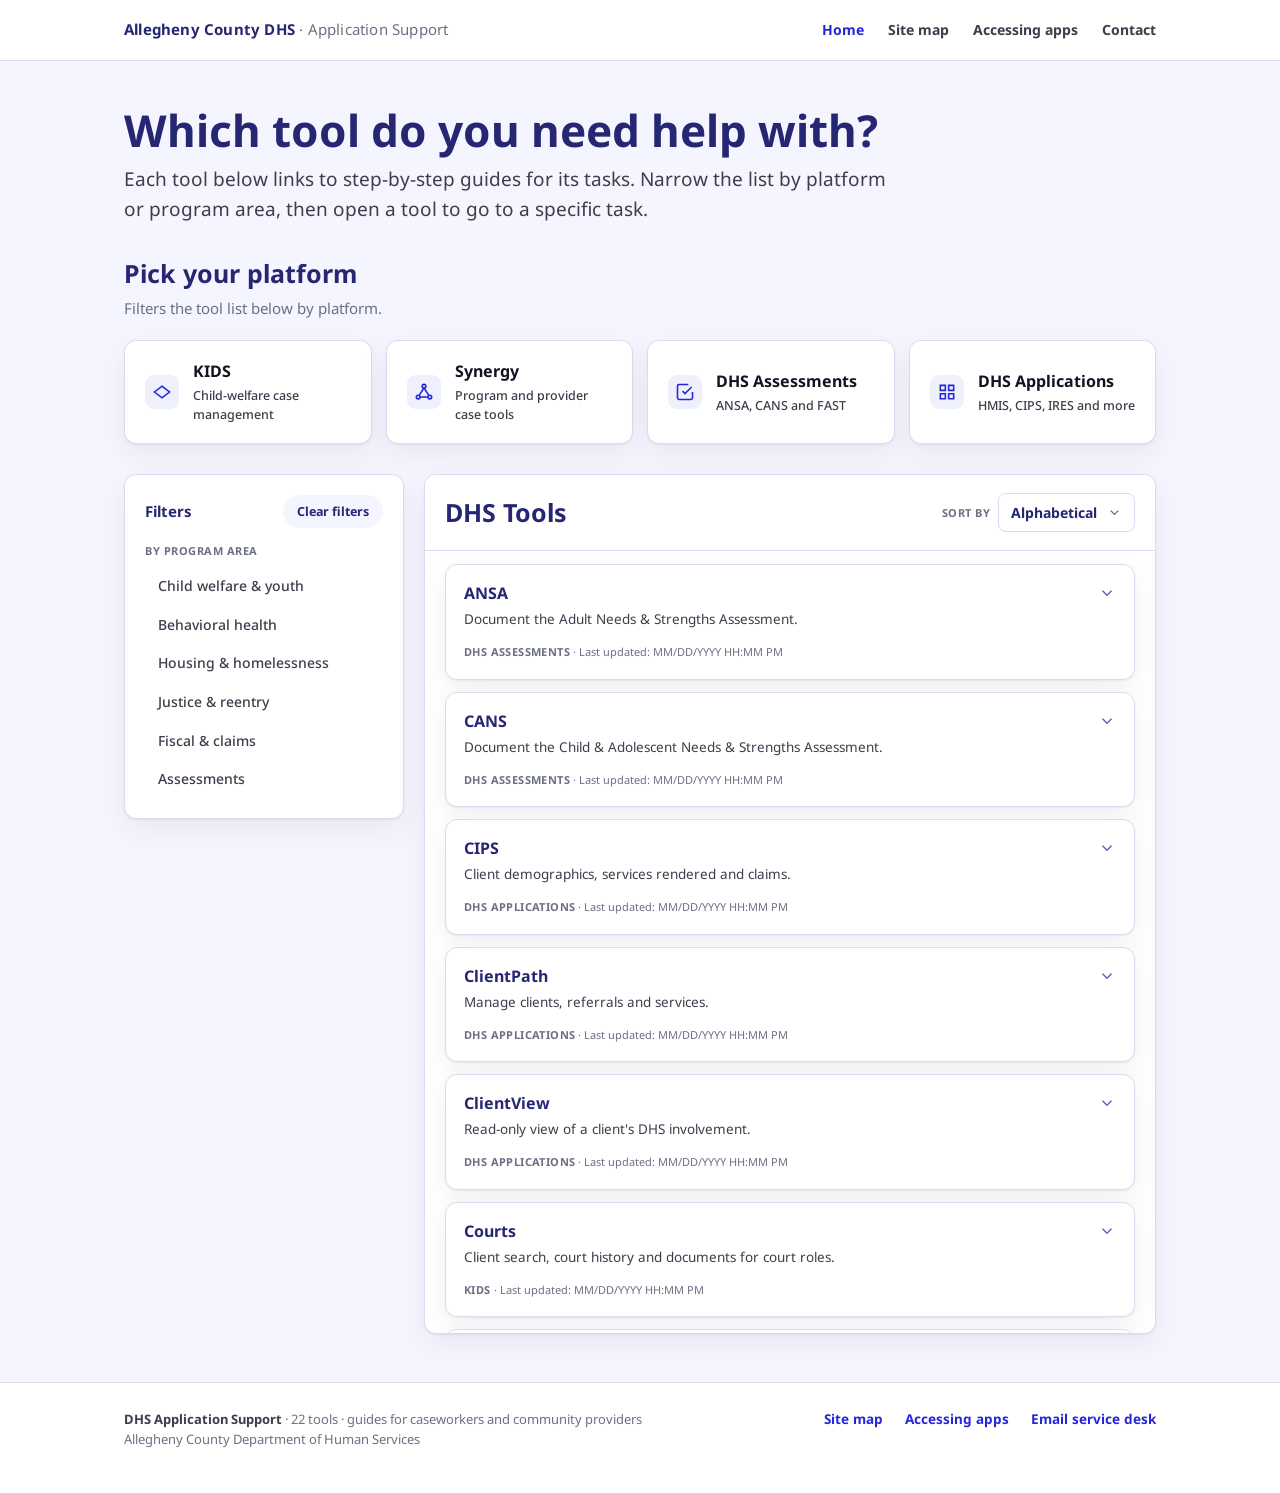
<file: index.html>
<!DOCTYPE html>
<html lang="en"><head>
<meta charset="UTF-8"><meta name="viewport" content="width=device-width, initial-scale=1.0">
<title>DHS Application Support</title>
<link rel="stylesheet" href="acdhs.css">
<style>
  html{scroll-behavior:smooth;}
  /* The headline needs ~753px to stay on one line; the cap leaves room for wider font fallbacks.
     .lede is overridden here rather than in acdhs.css, which other pages share. */
  .hero{padding:46px 0 6px;} .hero h1{max-width:820px;} .hero .lede{max-width:780px;}
  .block{margin:0 0 30px;}
  .progs{display:grid;grid-template-columns:repeat(4,1fr);gap:14px;}
  .prog{display:flex;align-items:center;gap:14px;background:var(--white);border:1.5px solid var(--ash);border-radius:var(--radius);box-shadow:var(--shadow);padding:18px 20px;font:inherit;font-size:16px;font-weight:700;color:var(--black);cursor:pointer;text-align:left;}
  .prog .ptext{display:flex;flex-direction:column;gap:2px;min-width:0;}
  .prog .psub{font-size:12.5px;font-weight:500;color:var(--slate);}
  .prog .picon{width:34px;height:34px;border-radius:9px;background:#EEF0FB;display:flex;align-items:center;justify-content:center;flex:none;}
  .prog .picon svg{width:20px;height:20px;color:var(--blue);}
  .prog:hover{border-color:var(--light-blue);background:var(--smoke);}
  .prog.active{border-color:var(--blue);box-shadow:0 0 0 3px rgba(38,38,217,.14);}
  .prog.active .picon{background:var(--blue);} .prog.active .picon svg{color:#fff;}
  /* The tool panel is absolutely positioned inside the grid, so the row height comes from the
     grid's min-height: 860px clears the panel header plus six ~128px tool cards, with the
     seventh peeking to show it scrolls. The rail keeps its natural height beside it. */
  .toolslayout{position:relative;display:grid;grid-template-columns:280px 1fr;gap:20px;min-height:860px;}
  .rail{background:var(--white);border:1px solid var(--ash);border-radius:var(--radius);box-shadow:var(--shadow);padding:20px;align-self:start;}
  .railhead{display:flex;align-items:center;justify-content:space-between;gap:10px;margin:0 0 14px;}
  .railtitle{font-size:15px;font-weight:700;color:var(--dark-blue);margin:0;}
  .filtergroup{margin:0 0 16px;padding:0 0 16px;border-bottom:1px solid var(--ash);}
  .filtergroup.last{margin-bottom:0;padding-bottom:0;border-bottom:none;}
  .fglabel{display:block;font-size:11px;font-weight:700;text-transform:uppercase;letter-spacing:.5px;color:var(--stone);margin:0 0 8px;}
  .filterlist{display:flex;flex-direction:column;gap:1px;}
  .filteritem{display:block;width:100%;background:none;border:none;border-left:3px solid transparent;font:inherit;font-size:14px;font-weight:500;color:var(--slate);text-align:left;padding:8px 10px;border-radius:6px;cursor:pointer;}
  .filteritem:hover{background:var(--smoke);color:var(--dark-blue);}
  .filteritem.active{background:var(--smoke);border-left-color:var(--blue);color:var(--dark-blue);font-weight:700;}
  /* A compact version of .emptybtn — same pill, palette and hover, one size down. */
  .clearx{font:inherit;font-size:12.5px;font-weight:700;color:var(--dark-blue);background:var(--smoke);border:1.5px solid transparent;border-radius:999px;padding:6px 13px;cursor:pointer;white-space:nowrap;}
  .clearx:hover{background:var(--ash);border-color:var(--light-blue);}
  .filternote{display:flex;flex-wrap:wrap;align-items:center;gap:8px;font-size:13.5px;color:var(--stone);margin:0;padding:0 20px;min-height:1px;}
  .filternote:not(:empty){padding:12px 20px 0;}
  /* Baseline alignment sits the small caps label on the same line as the value; the X stays centered. */
  .chip{display:inline-flex;align-items:baseline;gap:6px;background:var(--smoke);border:1px solid var(--ash);border-radius:999px;padding:4px 6px 4px 11px;font-size:13px;font-weight:700;color:var(--dark-blue);}
  .chiplab{font-size:10px;font-weight:700;letter-spacing:.4px;text-transform:uppercase;color:var(--stone);}
  /* The X always occupies its slot, so revealing it on hover never reflows the chips. */
  .chipx{display:flex;align-items:center;justify-content:center;align-self:center;width:17px;height:17px;flex:none;font:inherit;font-size:14px;line-height:1;color:var(--slate);background:none;border:none;border-radius:50%;padding:0;cursor:pointer;opacity:0;transition:opacity .15s,background .15s;}
  .chip:hover .chipx,.chip:focus-within .chipx{opacity:1;}
  .chipx:hover{background:var(--ash);color:var(--dark-blue);}
  .chipx:focus-visible{opacity:1;outline:2px solid var(--blue);outline-offset:1px;}
  @media (hover:none){.chipx{opacity:1;}}
  /* No overflow:hidden — it would clip the sort menu. The head and list round their own outer
     corners instead, and the list still clips its scrolling content. */
  .toolpanel{position:absolute;inset:0;grid-column:2;grid-row:1;display:flex;flex-direction:column;background:var(--white);border:1px solid var(--ash);border-radius:var(--radius);box-shadow:var(--shadow);}
  .toolpanelhead{flex:none;display:flex;align-items:center;justify-content:space-between;flex-wrap:wrap;gap:14px;padding:18px 20px;background:var(--white);border-bottom:1px solid var(--ash);border-radius:var(--radius) var(--radius) 0 0;}
  .toolpanelhead h2{margin:0;}
  .ctlrow{display:flex;align-items:center;gap:18px;flex-wrap:wrap;}
  .ctl{display:flex;align-items:center;gap:8px;}
  .ctllab{font-size:11px;font-weight:700;text-transform:uppercase;letter-spacing:.5px;color:var(--stone);white-space:nowrap;}
  /* A listbox rather than a native select: the option surface of a native select can't be given
     the site's radius, palette or spacing. */
  .selectwrap{position:relative;}
  .ctlsel{display:flex;align-items:center;gap:10px;font:inherit;font-size:14px;font-weight:700;color:var(--dark-blue);background:var(--white);border:1.5px solid var(--ash);border-radius:8px;padding:8px 12px;cursor:pointer;}
  .ctlsel:hover{border-color:var(--light-blue);}
  .ctlsel svg{width:15px;height:15px;stroke:var(--stone);flex:none;transition:transform .18s;}
  .ctlsel[aria-expanded="true"]{border-color:var(--blue);}
  .ctlsel[aria-expanded="true"] svg{transform:rotate(180deg);}
  .selectmenu{position:absolute;top:calc(100% + 6px);right:0;min-width:100%;z-index:30;margin:0;padding:6px;list-style:none;background:var(--white);border:1px solid var(--ash);border-radius:var(--radius);box-shadow:var(--shadow);}
  .selectmenu[hidden]{display:none;}
  .selectopt{display:flex;align-items:center;justify-content:space-between;gap:16px;white-space:nowrap;font-size:14px;font-weight:500;color:var(--slate);padding:10px 12px;border-radius:8px;cursor:pointer;}
  .selectopt:hover{background:var(--smoke);color:var(--dark-blue);}
  .selectopt:focus-visible{outline:2px solid var(--blue);outline-offset:-2px;}
  .selectopt[aria-selected="true"]{font-weight:700;color:var(--dark-blue);}
  /* Always in the layout so selecting an option never shifts the row. */
  .optcheck{width:15px;height:15px;flex:none;stroke:var(--blue);opacity:0;}
  .selectopt[aria-selected="true"] .optcheck{opacity:1;}
  /* No padding-top: a sticky child stops below the scroll container's top padding, which would
     leave an uncovered strip for cards to peek through. */
  .toollist{overflow-y:auto;flex:1;min-height:0;padding:0 20px 20px;border-radius:0 0 var(--radius) var(--radius);}
  /* A scrolling spacer, not padding: it sits above whichever item is first *visible*, so the gap
     survives filtering, and it scrolls away instead of offsetting where labels stick. */
  .toollist::before{content:"";display:block;height:12px;}
  /* Negative side margins bleed the label's background across the full scrollport, so card
     shadows in the gutters are covered too — cards vanish behind it instead of past it. */
  .grouplabel{position:sticky;top:0;background:var(--white);z-index:2;font-size:11px;font-weight:700;letter-spacing:.6px;text-transform:uppercase;color:var(--stone);margin:0 -20px;padding:14px 20px 10px;}
  details.tool{background:var(--white);border:1px solid var(--ash);border-radius:var(--radius);box-shadow:var(--shadow);overflow:hidden;margin:0 0 12px;}
  details.tool[open]{border-color:var(--light-blue);}
  .thead{display:flex;align-items:flex-start;gap:12px;padding:16px 18px;cursor:pointer;list-style:none;}
  .thead::-webkit-details-marker{display:none;}
  .thead:hover{background:var(--smoke);}
  /* The summary fills the card and the card clips overflow, so the global focus ring — drawn 2px
     outside the summary — is invisible. Draw this one inside the card instead. */
  .thead:focus-visible{outline:3px solid var(--light-blue);outline-offset:-3px;border-radius:var(--radius);}
  .tmain{flex:1;min-width:0;}
  .tname{display:block;font-weight:700;font-size:16px;color:var(--dark-blue);}
  .tdesc{display:block;font-size:13.5px;color:var(--slate);margin:3px 0 8px;}
  .tfam{font-size:11px;font-weight:700;letter-spacing:.4px;text-transform:uppercase;color:var(--stone);}
  .tupdated{font-size:11px;font-weight:400;letter-spacing:0;text-transform:none;color:var(--stone);}
  .tright{display:flex;align-items:center;gap:10px;flex:none;}
  .chev{width:18px;height:18px;stroke:var(--light-blue);transition:transform .2s;margin-top:3px;}
  details.tool[open] .chev{transform:rotate(180deg);}
  .topen{padding:2px 18px 18px;border-top:1px solid var(--smoke);}
  .topen .btn.primary{display:inline-block;margin:14px 0;}
  .jump .jlab{display:block;font-size:11px;font-weight:700;text-transform:uppercase;letter-spacing:.5px;color:var(--stone);margin-bottom:8px;}
  /* same link pattern as the guides-by-process list: icon + navy title, no description */
  .jlinks{display:grid;grid-template-columns:repeat(auto-fill,minmax(210px,1fr));gap:8px 20px;}
  .jlinks a{display:flex;align-items:flex-start;gap:8px;font-size:13px;font-weight:700;line-height:1.35;color:var(--dark-blue);}
  .jlinks a .lk-icon{margin-top:1px;}
  .jlinks a:hover{color:var(--blue);text-decoration:underline;}
  .tool.hide{display:none;}
  /* Empty state — sits where the first tool card would, but reads as a placeholder, not a result. */
  .empty{display:none;text-align:center;background:var(--white);border:1px solid var(--ash);border-radius:18px;padding:48px 24px;margin:0 0 12px;}
  .empty.show{display:block;}
  .emptymsg{font-size:17px;color:var(--slate);margin:0 0 18px;}
  /* Transparent border at rest so the hover border doesn't resize the button. */
  .emptybtn{font:inherit;font-size:15px;font-weight:700;color:var(--dark-blue);background:var(--smoke);border:1.5px solid transparent;border-radius:999px;padding:12px 27px;cursor:pointer;}
  .emptybtn:hover{background:var(--ash);border-color:var(--light-blue);}
  @media (max-width:1040px){.progs{grid-template-columns:repeat(2,1fr);}}
  @media (max-width:820px){
    .progs{grid-template-columns:repeat(2,1fr);}
    .toolslayout{grid-template-columns:1fr;min-height:0;}
    .toolpanel{position:static;inset:auto;grid-column:auto;grid-row:auto;height:auto;}
    .toollist{overflow-y:visible;flex:none;}
  }
  @media (max-width:620px){.progs{grid-template-columns:1fr;} .hero h1{font-size:34px;}}
</style></head>
<body>
<div class="topbar"><div class="wrap">
  <div class="brand">Allegheny County DHS <span>· Application Support</span></div>
  <nav class="nav"><a href="index.html" class="active">Home</a><a href="dhs-sitemap.html">Site map</a><a href="#">Accessing apps</a><a href="#">Contact</a></nav>
</div></div>

<main class="wrap">
  <section class="hero">
    <h1>Which tool do you need help with?</h1>
    <p class="lede">Each tool below links to step-by-step guides for its tasks. Narrow the list by platform or program area, then open a tool to go to a specific task.</p>
  </section>

  <section class="block">
    <h2>Pick your platform</h2>
    <p class="sub">Filters the tool list below by platform.</p>
    <div class="progs"><button class="prog" data-plat="KIDS">
      <span class="picon"><svg viewBox="0 0 24 24" fill="none" stroke="currentColor" stroke-width="1.9"><path d="M12 5 21 12 12 19 3 12Z"/></svg></span>
      <span class="ptext"><span class="plabel">KIDS</span><span class="psub">Child-welfare case management</span></span></button><button class="prog" data-plat="Synergy">
      <span class="picon"><svg viewBox="0 0 24 24" fill="none" stroke="currentColor" stroke-width="1.9"><circle cx="12" cy="5" r="2.2"/><circle cx="5" cy="18" r="2.2"/><circle cx="19" cy="18" r="2.2"/><path d="M12 7.2 6.2 16M17.8 16 12 7.2M7.2 18h9.6"/></svg></span>
      <span class="ptext"><span class="plabel">Synergy</span><span class="psub">Program and provider case tools</span></span></button><button class="prog" data-plat="DHS Assessments">
      <span class="picon"><svg viewBox="0 0 24 24" fill="none" stroke="currentColor" stroke-width="1.9"><path d="M9 11l3 3 8-8M21 12v7a2 2 0 0 1-2 2H5a2 2 0 0 1-2-2V5a2 2 0 0 1 2-2h11"/></svg></span>
      <span class="ptext"><span class="plabel">DHS Assessments</span><span class="psub">ANSA, CANS and FAST</span></span></button><button class="prog" data-plat="DHS Applications">
      <span class="picon"><svg viewBox="0 0 24 24" fill="none" stroke="currentColor" stroke-width="1.9"><path d="M4 4h6v6H4zM14 4h6v6h-6zM4 14h6v6H4zM14 14h6v6h-6z"/></svg></span>
      <span class="ptext"><span class="plabel">DHS Applications</span><span class="psub">HMIS, CIPS, IRES and more</span></span></button></div>
  </section>

  <section class="block">
    <div class="toolslayout">
      <aside class="rail">
        <div class="railhead">
          <h3 class="railtitle">Filters</h3>
          <button class="clearx" type="button" id="clear">Clear filters</button>
        </div>
        <!-- One .filtergroup per filter category; data-cat keys into CATS in the script, so a
             future category is a new group here plus one CATS entry. -->
        <div class="filtergroup last" data-cat="prog">
          <span class="fglabel">By program area</span>
          <div class="filterlist">
            <button class="filteritem" type="button" data-val="Child welfare &amp; youth">Child welfare &amp; youth</button>
            <button class="filteritem" type="button" data-val="Behavioral health">Behavioral health</button>
            <button class="filteritem" type="button" data-val="Housing &amp; homelessness">Housing &amp; homelessness</button>
            <button class="filteritem" type="button" data-val="Justice &amp; reentry">Justice &amp; reentry</button>
            <button class="filteritem" type="button" data-val="Fiscal &amp; claims">Fiscal &amp; claims</button>
            <button class="filteritem" type="button" data-val="Assessments">Assessments</button>
          </div>
        </div>
      </aside>
      <div class="toolpanel">
        <div class="toolpanelhead">
          <h2>DHS Tools</h2>
          <div class="ctlrow">
            <div class="ctl">
              <span class="ctllab" id="sortLab">Sort by</span>
              <div class="selectwrap">
                <button class="ctlsel" type="button" id="sortBtn" aria-haspopup="listbox" aria-expanded="false" aria-labelledby="sortLab sortBtn">
                  <span id="sortVal">Alphabetical</span>
                  <svg viewBox="0 0 24 24" fill="none" stroke-width="2.2"><path d="m6 9 6 6 6-6"/></svg>
                </button>
                <ul class="selectmenu" id="sortMenu" role="listbox" aria-labelledby="sortLab" hidden>
                  <li class="selectopt" role="option" tabindex="-1" data-sort="alpha" aria-selected="true"><span>Alphabetical</span><svg class="optcheck" viewBox="0 0 24 24" fill="none" stroke-width="2.6"><path d="m5 13 4 4 10-10"/></svg></li>
                  <li class="selectopt" role="option" tabindex="-1" data-sort="updated" aria-selected="false"><span>Last updated</span><svg class="optcheck" viewBox="0 0 24 24" fill="none" stroke-width="2.6"><path d="m5 13 4 4 10-10"/></svg></li>
                  <li class="selectopt" role="option" tabindex="-1" data-sort="platform" aria-selected="false"><span>Platform</span><svg class="optcheck" viewBox="0 0 24 24" fill="none" stroke-width="2.6"><path d="m5 13 4 4 10-10"/></svg></li>
                </ul>
              </div>
            </div>
          </div>
        </div>
        <p class="filternote" id="fnote"></p>
        <div class="toollist" id="grid"><div class="empty" id="empty">
          <p class="emptymsg">No tools found.</p>
          <button class="emptybtn" type="button" id="emptyClear">Clear filters</button>
        </div><details class="tool" data-family="DHS Assessments" data-progs="Behavioral health|Assessments" data-updated-bucket="This week">
          <summary class="thead">
            <span class="tmain"><span class="tname">ANSA</span><span class="tdesc">Document the Adult Needs &amp; Strengths Assessment.</span><span class="tfam">DHS Assessments</span></span>
            <span class="tright"><svg class="chev" viewBox="0 0 24 24" fill="none" stroke-width="2"><path d="m6 9 6 6 6-6"/></svg></span>
          </summary>
          <div class="topen">
            <a class="btn primary" href="ansa-landing.html">Open ANSA guides →</a>
            <div class="jump"><span class="jlab">Jump to a task</span><div class="jlinks"><a href="ansa-landing.html#get-started"><span class="lk-icon lk-guide" aria-hidden="true"></span>Get started</a><a href="ansa-find-register-client.html"><span class="lk-icon lk-guide" aria-hidden="true"></span>Find &amp; register a client</a><a href="ansa-landing.html#document-assessment"><span class="lk-icon lk-guide" aria-hidden="true"></span>Document an assessment</a><a href="ansa-landing.html#reports"><span class="lk-icon lk-guide" aria-hidden="true"></span>Reports &amp; history</a></div></div>
          </div>
        </details><details class="tool" data-family="DHS Assessments" data-progs="Behavioral health|Assessments" data-updated-bucket="This week">
          <summary class="thead">
            <span class="tmain"><span class="tname">CANS</span><span class="tdesc">Document the Child &amp; Adolescent Needs &amp; Strengths Assessment.</span><span class="tfam">DHS Assessments</span></span>
            <span class="tright"><svg class="chev" viewBox="0 0 24 24" fill="none" stroke-width="2"><path d="m6 9 6 6 6-6"/></svg></span>
          </summary>
          <div class="topen">
            <a class="btn primary" href="https://dhsapplicationsupport.alleghenycounty.us/application/cans/">Open CANS guides →</a>
            <div class="jump"><span class="jlab">Jump to a task</span><div class="jlinks"><a href="https://dhsapplicationsupport.alleghenycounty.us/application/cans/"><span class="lk-icon lk-guide" aria-hidden="true"></span>Getting access &amp; signing in</a><a href="https://dhsapplicationsupport.alleghenycounty.us/application/cans/"><span class="lk-icon lk-guide" aria-hidden="true"></span>Document an assessment</a><a href="https://dhsapplicationsupport.alleghenycounty.us/application/cans/"><span class="lk-icon lk-guide" aria-hidden="true"></span>Referrals &amp; placement</a><a href="https://dhsapplicationsupport.alleghenycounty.us/application/cans/"><span class="lk-icon lk-guide" aria-hidden="true"></span>Supervisor &amp; approvals</a><a href="https://dhsapplicationsupport.alleghenycounty.us/application/cans/"><span class="lk-icon lk-guide" aria-hidden="true"></span>Reports &amp; history</a><a href="https://dhsapplicationsupport.alleghenycounty.us/application/cans/"><span class="lk-icon lk-guide" aria-hidden="true"></span>Find &amp; register a client</a></div></div>
          </div>
        </details><details class="tool" data-family="DHS Applications" data-progs="Fiscal &amp; claims" data-updated-bucket="This month">
          <summary class="thead">
            <span class="tmain"><span class="tname">CIPS</span><span class="tdesc">Client demographics, services rendered and claims.</span><span class="tfam">DHS Applications</span></span>
            <span class="tright"><svg class="chev" viewBox="0 0 24 24" fill="none" stroke-width="2"><path d="m6 9 6 6 6-6"/></svg></span>
          </summary>
          <div class="topen">
            <a class="btn primary" href="https://dhsapplicationsupport.alleghenycounty.us/application/cips/">Open CIPS guides →</a>
            <div class="jump"><span class="jlab">Jump to a task</span><div class="jlinks"><a href="https://dhsapplicationsupport.alleghenycounty.us/application/cips/"><span class="lk-icon lk-guide" aria-hidden="true"></span>Case &amp; service documentation</a><a href="https://dhsapplicationsupport.alleghenycounty.us/application/cips/"><span class="lk-icon lk-guide" aria-hidden="true"></span>Fiscal, claims &amp; invoicing</a><a href="https://dhsapplicationsupport.alleghenycounty.us/application/cips/"><span class="lk-icon lk-guide" aria-hidden="true"></span>Find &amp; register a client</a><a href="https://dhsapplicationsupport.alleghenycounty.us/application/cips/"><span class="lk-icon lk-guide" aria-hidden="true"></span>Document an assessment</a></div></div>
          </div>
        </details><details class="tool" data-family="DHS Applications" data-progs="" data-updated-bucket="This year">
          <summary class="thead">
            <span class="tmain"><span class="tname">ClientPath</span><span class="tdesc">Manage clients, referrals and services.</span><span class="tfam">DHS Applications</span></span>
            <span class="tright"><svg class="chev" viewBox="0 0 24 24" fill="none" stroke-width="2"><path d="m6 9 6 6 6-6"/></svg></span>
          </summary>
          <div class="topen">
            <a class="btn primary" href="https://dhsapplicationsupport.alleghenycounty.us/application/clientpath/">Open ClientPath guides →</a>
            <div class="jump"><span class="jlab">Jump to a task</span><div class="jlinks"><a href="https://dhsapplicationsupport.alleghenycounty.us/application/clientpath/"><span class="lk-icon lk-guide" aria-hidden="true"></span>Case &amp; service documentation</a><a href="https://dhsapplicationsupport.alleghenycounty.us/application/clientpath/"><span class="lk-icon lk-guide" aria-hidden="true"></span>Referrals &amp; placement</a></div></div>
          </div>
        </details><details class="tool" data-family="DHS Applications" data-progs="" data-updated-bucket="More than a year ago">
          <summary class="thead">
            <span class="tmain"><span class="tname">ClientView</span><span class="tdesc">Read-only view of a client&#x27;s DHS involvement.</span><span class="tfam">DHS Applications</span></span>
            <span class="tright"><svg class="chev" viewBox="0 0 24 24" fill="none" stroke-width="2"><path d="m6 9 6 6 6-6"/></svg></span>
          </summary>
          <div class="topen">
            <a class="btn primary" href="https://dhsapplicationsupport.alleghenycounty.us/application/clientview/">Open ClientView guides →</a>
            <div class="jump"><span class="jlab">Jump to a task</span><div class="jlinks"><a href="https://dhsapplicationsupport.alleghenycounty.us/application/clientview/"><span class="lk-icon lk-guide" aria-hidden="true"></span>Reference, FAQs &amp; training</a></div></div>
          </div>
        </details><details class="tool" data-family="KIDS" data-progs="Child welfare &amp; youth" data-updated-bucket="This month">
          <summary class="thead">
            <span class="tmain"><span class="tname">Courts</span><span class="tdesc">Client search, court history and documents for court roles.</span><span class="tfam">KIDS</span></span>
            <span class="tright"><svg class="chev" viewBox="0 0 24 24" fill="none" stroke-width="2"><path d="m6 9 6 6 6-6"/></svg></span>
          </summary>
          <div class="topen">
            <a class="btn primary" href="https://dhsapplicationsupport.alleghenycounty.us/application/courts/">Open Courts guides →</a>
            <div class="jump"><span class="jlab">Jump to a task</span><div class="jlinks"><a href="https://dhsapplicationsupport.alleghenycounty.us/application/courts/"><span class="lk-icon lk-guide" aria-hidden="true"></span>Case &amp; service documentation</a><a href="https://dhsapplicationsupport.alleghenycounty.us/application/courts/"><span class="lk-icon lk-guide" aria-hidden="true"></span>Find &amp; register a client</a><a href="https://dhsapplicationsupport.alleghenycounty.us/application/courts/"><span class="lk-icon lk-guide" aria-hidden="true"></span>Reports &amp; history</a></div></div>
          </div>
        </details><details class="tool" data-family="Synergy" data-progs="" data-updated-bucket="This year">
          <summary class="thead">
            <span class="tmain"><span class="tname">DHS Self-Sufficiency</span><span class="tdesc">Case and referral documentation for the Self-Sufficiency Program.</span><span class="tfam">Synergy</span></span>
            <span class="tright"><svg class="chev" viewBox="0 0 24 24" fill="none" stroke-width="2"><path d="m6 9 6 6 6-6"/></svg></span>
          </summary>
          <div class="topen">
            <a class="btn primary" href="https://dhsapplicationsupport.alleghenycounty.us/application/dhs-self-sufficiency/">Open DHS Self-Sufficiency guides →</a>
            <div class="jump"><span class="jlab">Jump to a task</span><div class="jlinks"><a href="https://dhsapplicationsupport.alleghenycounty.us/application/dhs-self-sufficiency/"><span class="lk-icon lk-guide" aria-hidden="true"></span>Case &amp; service documentation</a><a href="https://dhsapplicationsupport.alleghenycounty.us/application/dhs-self-sufficiency/"><span class="lk-icon lk-guide" aria-hidden="true"></span>Reference, FAQs &amp; training</a><a href="https://dhsapplicationsupport.alleghenycounty.us/application/dhs-self-sufficiency/"><span class="lk-icon lk-guide" aria-hidden="true"></span>Enrollment &amp; households</a><a href="https://dhsapplicationsupport.alleghenycounty.us/application/dhs-self-sufficiency/"><span class="lk-icon lk-guide" aria-hidden="true"></span>Document an assessment</a><a href="https://dhsapplicationsupport.alleghenycounty.us/application/dhs-self-sufficiency/"><span class="lk-icon lk-guide" aria-hidden="true"></span>Referrals &amp; placement</a><a href="https://dhsapplicationsupport.alleghenycounty.us/application/dhs-self-sufficiency/"><span class="lk-icon lk-guide" aria-hidden="true"></span>Supervisor &amp; approvals</a></div></div>
          </div>
        </details><details class="tool" data-family="Synergy" data-progs="Behavioral health" data-updated-bucket="This year">
          <summary class="thead">
            <span class="tmain"><span class="tname">Dragonfly</span><span class="tdesc">Consumer info, referrals and technical-assistance tracking.</span><span class="tfam">Synergy</span></span>
            <span class="tright"><svg class="chev" viewBox="0 0 24 24" fill="none" stroke-width="2"><path d="m6 9 6 6 6-6"/></svg></span>
          </summary>
          <div class="topen">
            <a class="btn primary" href="https://dhsapplicationsupport.alleghenycounty.us/application/dragonfly/">Open Dragonfly guides →</a>
            <div class="jump"><span class="jlab">Jump to a task</span><div class="jlinks"><a href="https://dhsapplicationsupport.alleghenycounty.us/application/dragonfly/"><span class="lk-icon lk-guide" aria-hidden="true"></span>Case &amp; service documentation</a><a href="https://dhsapplicationsupport.alleghenycounty.us/application/dragonfly/"><span class="lk-icon lk-guide" aria-hidden="true"></span>Referrals &amp; placement</a><a href="https://dhsapplicationsupport.alleghenycounty.us/application/dragonfly/"><span class="lk-icon lk-guide" aria-hidden="true"></span>Plans &amp; meetings</a></div></div>
          </div>
        </details><details class="tool" data-family="Synergy" data-progs="Child welfare &amp; youth" data-updated-bucket="This year">
          <summary class="thead">
            <span class="tmain"><span class="tname">Family Support Centers</span><span class="tdesc">Case, group-event and assessment documentation.</span><span class="tfam">Synergy</span></span>
            <span class="tright"><svg class="chev" viewBox="0 0 24 24" fill="none" stroke-width="2"><path d="m6 9 6 6 6-6"/></svg></span>
          </summary>
          <div class="topen">
            <a class="btn primary" href="https://dhsapplicationsupport.alleghenycounty.us/application/family-support-centers/">Open Family Support Centers guides →</a>
            <div class="jump"><span class="jlab">Jump to a task</span><div class="jlinks"><a href="https://dhsapplicationsupport.alleghenycounty.us/application/family-support-centers/"><span class="lk-icon lk-guide" aria-hidden="true"></span>Case &amp; service documentation</a><a href="https://dhsapplicationsupport.alleghenycounty.us/application/family-support-centers/"><span class="lk-icon lk-guide" aria-hidden="true"></span>Plans &amp; meetings</a><a href="https://dhsapplicationsupport.alleghenycounty.us/application/family-support-centers/"><span class="lk-icon lk-guide" aria-hidden="true"></span>Enrollment &amp; households</a><a href="https://dhsapplicationsupport.alleghenycounty.us/application/family-support-centers/"><span class="lk-icon lk-guide" aria-hidden="true"></span>Document an assessment</a><a href="https://dhsapplicationsupport.alleghenycounty.us/application/family-support-centers/"><span class="lk-icon lk-guide" aria-hidden="true"></span>Supervisor &amp; approvals</a><a href="https://dhsapplicationsupport.alleghenycounty.us/application/family-support-centers/"><span class="lk-icon lk-guide" aria-hidden="true"></span>Reports &amp; history</a></div></div>
          </div>
        </details><details class="tool" data-family="DHS Assessments" data-progs="Assessments" data-updated-bucket="More than a year ago">
          <summary class="thead">
            <span class="tmain"><span class="tname">FAST</span><span class="tdesc">View and report on Family Advocacy &amp; Support Tool assessments.</span><span class="tfam">DHS Assessments</span></span>
            <span class="tright"><svg class="chev" viewBox="0 0 24 24" fill="none" stroke-width="2"><path d="m6 9 6 6 6-6"/></svg></span>
          </summary>
          <div class="topen">
            <a class="btn primary" href="https://dhsapplicationsupport.alleghenycounty.us/application/fast/">Open FAST guides →</a>
            <div class="jump"><span class="jlab">Jump to a task</span><div class="jlinks"><a href="https://dhsapplicationsupport.alleghenycounty.us/application/fast/"><span class="lk-icon lk-guide" aria-hidden="true"></span>Getting access &amp; signing in</a><a href="https://dhsapplicationsupport.alleghenycounty.us/application/fast/"><span class="lk-icon lk-guide" aria-hidden="true"></span>Document an assessment</a><a href="https://dhsapplicationsupport.alleghenycounty.us/application/fast/"><span class="lk-icon lk-guide" aria-hidden="true"></span>Reports &amp; history</a></div></div>
          </div>
        </details><details class="tool" data-family="DHS Applications" data-progs="Housing &amp; homelessness" data-updated-bucket="This week">
          <summary class="thead">
            <span class="tmain"><span class="tname">HMIS</span><span class="tdesc">Housing enrollments, referrals, units and reporting.</span><span class="tfam">DHS Applications</span></span>
            <span class="tright"><svg class="chev" viewBox="0 0 24 24" fill="none" stroke-width="2"><path d="m6 9 6 6 6-6"/></svg></span>
          </summary>
          <div class="topen">
            <a class="btn primary" href="https://dhsapplicationsupport.alleghenycounty.us/application/hmis/">Open HMIS guides →</a>
            <div class="jump"><span class="jlab">Jump to a task</span><div class="jlinks"><a href="https://dhsapplicationsupport.alleghenycounty.us/application/hmis/"><span class="lk-icon lk-guide" aria-hidden="true"></span>Referrals &amp; placement</a><a href="https://dhsapplicationsupport.alleghenycounty.us/application/hmis/"><span class="lk-icon lk-guide" aria-hidden="true"></span>Document an assessment</a><a href="https://dhsapplicationsupport.alleghenycounty.us/application/hmis/"><span class="lk-icon lk-guide" aria-hidden="true"></span>Enrollment &amp; households</a><a href="https://dhsapplicationsupport.alleghenycounty.us/application/hmis/"><span class="lk-icon lk-guide" aria-hidden="true"></span>Case &amp; service documentation</a><a href="https://dhsapplicationsupport.alleghenycounty.us/application/hmis/"><span class="lk-icon lk-guide" aria-hidden="true"></span>Reference, FAQs &amp; training</a><a href="https://dhsapplicationsupport.alleghenycounty.us/application/hmis/"><span class="lk-icon lk-guide" aria-hidden="true"></span>Fiscal, claims &amp; invoicing</a></div></div>
          </div>
        </details><details class="tool" data-family="Synergy" data-progs="Child welfare &amp; youth" data-updated-bucket="This year">
          <summary class="thead">
            <span class="tmain"><span class="tname">Independent Living</span><span class="tdesc">Youth transition plans, contacts and IL stipends.</span><span class="tfam">Synergy</span></span>
            <span class="tright"><svg class="chev" viewBox="0 0 24 24" fill="none" stroke-width="2"><path d="m6 9 6 6 6-6"/></svg></span>
          </summary>
          <div class="topen">
            <a class="btn primary" href="https://dhsapplicationsupport.alleghenycounty.us/application/independent-living/">Open Independent Living guides →</a>
            <div class="jump"><span class="jlab">Jump to a task</span><div class="jlinks"><a href="https://dhsapplicationsupport.alleghenycounty.us/application/independent-living/"><span class="lk-icon lk-guide" aria-hidden="true"></span>Case &amp; service documentation</a><a href="https://dhsapplicationsupport.alleghenycounty.us/application/independent-living/"><span class="lk-icon lk-guide" aria-hidden="true"></span>Plans &amp; meetings</a><a href="https://dhsapplicationsupport.alleghenycounty.us/application/independent-living/"><span class="lk-icon lk-guide" aria-hidden="true"></span>Reports &amp; history</a><a href="https://dhsapplicationsupport.alleghenycounty.us/application/independent-living/"><span class="lk-icon lk-guide" aria-hidden="true"></span>Referrals &amp; placement</a><a href="https://dhsapplicationsupport.alleghenycounty.us/application/independent-living/"><span class="lk-icon lk-guide" aria-hidden="true"></span>Admin &amp; configuration</a><a href="https://dhsapplicationsupport.alleghenycounty.us/application/independent-living/"><span class="lk-icon lk-guide" aria-hidden="true"></span>Supervisor &amp; approvals</a></div></div>
          </div>
        </details><details class="tool" data-family="DHS Applications" data-progs="" data-updated-bucket="More than a year ago">
          <summary class="thead">
            <span class="tmain"><span class="tname">Integrated Monitoring Tool</span><span class="tdesc">Provider monitoring overview.</span><span class="tfam">DHS Applications</span></span>
            <span class="tright"><svg class="chev" viewBox="0 0 24 24" fill="none" stroke-width="2"><path d="m6 9 6 6 6-6"/></svg></span>
          </summary>
          <div class="topen">
            <a class="btn primary" href="https://dhsapplicationsupport.alleghenycounty.us/application/integrated-monitoring-tool/">Open Integrated Monitoring Tool guides →</a>
            <div class="jump"><span class="jlab">Jump to a task</span><div class="jlinks"><a href="https://dhsapplicationsupport.alleghenycounty.us/application/integrated-monitoring-tool/"><span class="lk-icon lk-guide" aria-hidden="true"></span>Reference, FAQs &amp; training</a></div></div>
          </div>
        </details><details class="tool" data-family="Synergy" data-progs="Child welfare &amp; youth" data-updated-bucket="This year">
          <summary class="thead">
            <span class="tmain"><span class="tname">Integration and Teaming Meeting</span><span class="tdesc">Teaming meetings, placement history and referrals.</span><span class="tfam">Synergy</span></span>
            <span class="tright"><svg class="chev" viewBox="0 0 24 24" fill="none" stroke-width="2"><path d="m6 9 6 6 6-6"/></svg></span>
          </summary>
          <div class="topen">
            <a class="btn primary" href="https://dhsapplicationsupport.alleghenycounty.us/application/integration-and-teaming-meeting/">Open Integration and Teaming Meeting guides →</a>
            <div class="jump"><span class="jlab">Jump to a task</span><div class="jlinks"><a href="https://dhsapplicationsupport.alleghenycounty.us/application/integration-and-teaming-meeting/"><span class="lk-icon lk-guide" aria-hidden="true"></span>Case &amp; service documentation</a><a href="https://dhsapplicationsupport.alleghenycounty.us/application/integration-and-teaming-meeting/"><span class="lk-icon lk-guide" aria-hidden="true"></span>Reports &amp; history</a><a href="https://dhsapplicationsupport.alleghenycounty.us/application/integration-and-teaming-meeting/"><span class="lk-icon lk-guide" aria-hidden="true"></span>Plans &amp; meetings</a><a href="https://dhsapplicationsupport.alleghenycounty.us/application/integration-and-teaming-meeting/"><span class="lk-icon lk-guide" aria-hidden="true"></span>Referrals &amp; placement</a><a href="https://dhsapplicationsupport.alleghenycounty.us/application/integration-and-teaming-meeting/"><span class="lk-icon lk-guide" aria-hidden="true"></span>Document an assessment</a><a href="https://dhsapplicationsupport.alleghenycounty.us/application/integration-and-teaming-meeting/"><span class="lk-icon lk-guide" aria-hidden="true"></span>Admin &amp; configuration</a></div></div>
          </div>
        </details><details class="tool" data-family="DHS Applications" data-progs="Behavioral health" data-updated-bucket="This month">
          <summary class="thead">
            <span class="tmain"><span class="tname">IRES</span><span class="tdesc">Search, create and transfer 302 petitions.</span><span class="tfam">DHS Applications</span></span>
            <span class="tright"><svg class="chev" viewBox="0 0 24 24" fill="none" stroke-width="2"><path d="m6 9 6 6 6-6"/></svg></span>
          </summary>
          <div class="topen">
            <a class="btn primary" href="https://dhsapplicationsupport.alleghenycounty.us/application/ires/">Open IRES guides →</a>
            <div class="jump"><span class="jlab">Jump to a task</span><div class="jlinks"><a href="https://dhsapplicationsupport.alleghenycounty.us/application/ires/"><span class="lk-icon lk-guide" aria-hidden="true"></span>302 petitions</a></div></div>
          </div>
        </details><details class="tool" data-family="DHS Applications" data-progs="Justice &amp; reentry" data-updated-bucket="This month">
          <summary class="thead">
            <span class="tmain"><span class="tname">Jail Collaborative</span><span class="tdesc">Reentry intake, program outcomes and reporting.</span><span class="tfam">DHS Applications</span></span>
            <span class="tright"><svg class="chev" viewBox="0 0 24 24" fill="none" stroke-width="2"><path d="m6 9 6 6 6-6"/></svg></span>
          </summary>
          <div class="topen">
            <a class="btn primary" href="https://dhsapplicationsupport.alleghenycounty.us/application/jail-collaborative/">Open Jail Collaborative guides →</a>
            <div class="jump"><span class="jlab">Jump to a task</span><div class="jlinks"><a href="https://dhsapplicationsupport.alleghenycounty.us/application/jail-collaborative/"><span class="lk-icon lk-guide" aria-hidden="true"></span>Case &amp; service documentation</a><a href="https://dhsapplicationsupport.alleghenycounty.us/application/jail-collaborative/"><span class="lk-icon lk-guide" aria-hidden="true"></span>Reference, FAQs &amp; training</a><a href="https://dhsapplicationsupport.alleghenycounty.us/application/jail-collaborative/"><span class="lk-icon lk-guide" aria-hidden="true"></span>Reports &amp; history</a><a href="https://dhsapplicationsupport.alleghenycounty.us/application/jail-collaborative/"><span class="lk-icon lk-guide" aria-hidden="true"></span>Program outcomes</a><a href="https://dhsapplicationsupport.alleghenycounty.us/application/jail-collaborative/"><span class="lk-icon lk-guide" aria-hidden="true"></span>Enrollment &amp; households</a></div></div>
          </div>
        </details><details class="tool" data-family="KIDS" data-progs="Child welfare &amp; youth" data-updated-bucket="This week">
          <summary class="thead">
            <span class="tmain"><span class="tname">KIDS Provider</span><span class="tdesc">Placement, services, fiscal and client health for child-welfare providers.</span><span class="tfam">KIDS</span></span>
            <span class="tright"><svg class="chev" viewBox="0 0 24 24" fill="none" stroke-width="2"><path d="m6 9 6 6 6-6"/></svg></span>
          </summary>
          <div class="topen">
            <a class="btn primary" href="https://dhsapplicationsupport.alleghenycounty.us/application/kids-provider/">Open KIDS Provider guides →</a>
            <div class="jump"><span class="jlab">Jump to a task</span><div class="jlinks"><a href="https://dhsapplicationsupport.alleghenycounty.us/application/kids-provider/"><span class="lk-icon lk-guide" aria-hidden="true"></span>Reference, FAQs &amp; training</a><a href="https://dhsapplicationsupport.alleghenycounty.us/application/kids-provider/"><span class="lk-icon lk-guide" aria-hidden="true"></span>Referrals &amp; placement</a><a href="https://dhsapplicationsupport.alleghenycounty.us/application/kids-provider/"><span class="lk-icon lk-guide" aria-hidden="true"></span>Case &amp; service documentation</a><a href="https://dhsapplicationsupport.alleghenycounty.us/application/kids-provider/"><span class="lk-icon lk-guide" aria-hidden="true"></span>Plans &amp; meetings</a><a href="https://dhsapplicationsupport.alleghenycounty.us/application/kids-provider/"><span class="lk-icon lk-guide" aria-hidden="true"></span>Fiscal, claims &amp; invoicing</a><a href="https://dhsapplicationsupport.alleghenycounty.us/application/kids-provider/"><span class="lk-icon lk-guide" aria-hidden="true"></span>Supervisor &amp; approvals</a></div></div>
          </div>
        </details><details class="tool" data-family="KIDS" data-progs="Child welfare &amp; youth" data-updated-bucket="More than a year ago">
          <summary class="thead">
            <span class="tmain"><span class="tname">KIDSTOO Provider</span><span class="tdesc">Family finding, diligent search and document tracking.</span><span class="tfam">KIDS</span></span>
            <span class="tright"><svg class="chev" viewBox="0 0 24 24" fill="none" stroke-width="2"><path d="m6 9 6 6 6-6"/></svg></span>
          </summary>
          <div class="topen">
            <a class="btn primary" href="https://dhsapplicationsupport.alleghenycounty.us/application/kidstoo-provider/">Open KIDSTOO Provider guides →</a>
            <div class="jump"><span class="jlab">Jump to a task</span><div class="jlinks"><a href="https://dhsapplicationsupport.alleghenycounty.us/application/kidstoo-provider/"><span class="lk-icon lk-guide" aria-hidden="true"></span>Case &amp; service documentation</a></div></div>
          </div>
        </details><details class="tool" data-family="Synergy" data-progs="Behavioral health|Housing &amp; homelessness" data-updated-bucket="This week">
          <summary class="thead">
            <span class="tmain"><span class="tname">MH Residential</span><span class="tdesc">Residential referrals, case records and bed management.</span><span class="tfam">Synergy</span></span>
            <span class="tright"><svg class="chev" viewBox="0 0 24 24" fill="none" stroke-width="2"><path d="m6 9 6 6 6-6"/></svg></span>
          </summary>
          <div class="topen">
            <a class="btn primary" href="mh-residential-landing.html">Open MH Residential guides →</a>
            <div class="jump"><span class="jlab">Jump to a task</span><div class="jlinks"><a href="mh-res-make-referral.html"><span class="lk-icon lk-guide" aria-hidden="true"></span>Create &amp; complete a referral</a><a href="mh-res-manage-case.html"><span class="lk-icon lk-guide" aria-hidden="true"></span>Manage an active case</a><a href="mh-res-transfers-beds.html"><span class="lk-icon lk-guide" aria-hidden="true"></span>Transfers, beds &amp; outcomes</a><a href="mh-res-find-work.html"><span class="lk-icon lk-guide" aria-hidden="true"></span>Find your work</a><a href="mh-res-documents.html"><span class="lk-icon lk-guide" aria-hidden="true"></span>Documents, sharing &amp; activity</a><a href="mh-res-forms.html"><span class="lk-icon lk-guide" aria-hidden="true"></span>Forms &amp; checklists</a></div></div>
          </div>
        </details><details class="tool" data-family="DHS Applications" data-progs="Fiscal &amp; claims" data-updated-bucket="This week">
          <summary class="thead">
            <span class="tmain"><span class="tname">MPER</span><span class="tdesc">Submit program-funded claims; manage contacts and facilities.</span><span class="tfam">DHS Applications</span></span>
            <span class="tright"><svg class="chev" viewBox="0 0 24 24" fill="none" stroke-width="2"><path d="m6 9 6 6 6-6"/></svg></span>
          </summary>
          <div class="topen">
            <a class="btn primary" href="https://dhsapplicationsupport.alleghenycounty.us/application/mper/">Open MPER guides →</a>
            <div class="jump"><span class="jlab">Jump to a task</span><div class="jlinks"><a href="https://dhsapplicationsupport.alleghenycounty.us/application/mper/"><span class="lk-icon lk-guide" aria-hidden="true"></span>Fiscal, claims &amp; invoicing</a><a href="https://dhsapplicationsupport.alleghenycounty.us/application/mper/"><span class="lk-icon lk-guide" aria-hidden="true"></span>Case &amp; service documentation</a></div></div>
          </div>
        </details><details class="tool" data-family="DHS Applications" data-progs="Behavioral health" data-updated-bucket="This month">
          <summary class="thead">
            <span class="tmain"><span class="tname">OBH Critical Incident Reporting</span><span class="tdesc">Report critical incidents within 24 hours.</span><span class="tfam">DHS Applications</span></span>
            <span class="tright"><svg class="chev" viewBox="0 0 24 24" fill="none" stroke-width="2"><path d="m6 9 6 6 6-6"/></svg></span>
          </summary>
          <div class="topen">
            <a class="btn primary" href="https://dhsapplicationsupport.alleghenycounty.us/application/behavioral-health-critical-incident/">Open OBH Critical Incident Reporting guides →</a>
            <div class="jump"><span class="jlab">Jump to a task</span><div class="jlinks"><a href="https://dhsapplicationsupport.alleghenycounty.us/application/behavioral-health-critical-incident/"><span class="lk-icon lk-guide" aria-hidden="true"></span>Reports &amp; history</a><a href="https://dhsapplicationsupport.alleghenycounty.us/application/behavioral-health-critical-incident/"><span class="lk-icon lk-guide" aria-hidden="true"></span>Reference, FAQs &amp; training</a></div></div>
          </div>
        </details><details class="tool" data-family="Synergy" data-progs="Child welfare &amp; youth" data-updated-bucket="This year">
          <summary class="thead">
            <span class="tmain"><span class="tname">Youth Support Partners</span><span class="tdesc">Case plans, contacts and tracking for youth support.</span><span class="tfam">Synergy</span></span>
            <span class="tright"><svg class="chev" viewBox="0 0 24 24" fill="none" stroke-width="2"><path d="m6 9 6 6 6-6"/></svg></span>
          </summary>
          <div class="topen">
            <a class="btn primary" href="https://dhsapplicationsupport.alleghenycounty.us/application/youth-support-partners/">Open Youth Support Partners guides →</a>
            <div class="jump"><span class="jlab">Jump to a task</span><div class="jlinks"><a href="https://dhsapplicationsupport.alleghenycounty.us/application/youth-support-partners/"><span class="lk-icon lk-guide" aria-hidden="true"></span>Case &amp; service documentation</a><a href="https://dhsapplicationsupport.alleghenycounty.us/application/youth-support-partners/"><span class="lk-icon lk-guide" aria-hidden="true"></span>Plans &amp; meetings</a><a href="https://dhsapplicationsupport.alleghenycounty.us/application/youth-support-partners/"><span class="lk-icon lk-guide" aria-hidden="true"></span>Enrollment &amp; households</a><a href="https://dhsapplicationsupport.alleghenycounty.us/application/youth-support-partners/"><span class="lk-icon lk-guide" aria-hidden="true"></span>Document an assessment</a><a href="https://dhsapplicationsupport.alleghenycounty.us/application/youth-support-partners/"><span class="lk-icon lk-guide" aria-hidden="true"></span>Supervisor &amp; approvals</a><a href="https://dhsapplicationsupport.alleghenycounty.us/application/youth-support-partners/"><span class="lk-icon lk-guide" aria-hidden="true"></span>Admin &amp; configuration</a></div></div>
          </div>
        </details></div>
      </div>
    </div>
  </section>
</main>

<footer><div class="wrap">
  <div class="meta"><b>DHS Application Support</b> · 22 tools · guides for caseworkers and community providers<br>Allegheny County Department of Human Services</div>
  <div class="flinks"><a href="dhs-sitemap.html">Site map</a><a href="#">Accessing apps</a><a href="#">Email service desk</a></div>
</div></footer>

<script>
  const tools=[...document.querySelectorAll('.tool')];
  const grid=document.getElementById('grid');
  const fnote=document.getElementById('fnote');
  tools.forEach(t=>{
    t._name=t.querySelector('.tname').textContent.trim();
    const fam=t.querySelector('.tfam');
    const upd=document.createElement('span');
    upd.className='tupdated'; upd.textContent=' · Last updated: MM/DD/YYYY HH:MM PM';
    fam.after(upd);
  });
  // Filter categories in the rail. A new category needs a .filtergroup with a matching data-cat
  // and one entry here — nothing else in the script changes. Categories combine with each other
  // and with the platform cards; within a category the choice is single-select for now.
  const CATS={
    prog:{label:'Program area',values:t=>(t.dataset.progs||"").split('|').filter(Boolean)}
  };
  const sel={};                                  // cat -> selected value, or null
  Object.keys(CATS).forEach(c=>sel[c]=null);
  let platform=null, sortMode="alpha";
  function apply(){
    let shown=0;
    tools.forEach(t=>{
      const okCats=Object.keys(CATS).every(c=>!sel[c]||CATS[c].values(t).includes(sel[c]));
      const okF=!platform||platform===t.dataset.family;
      const show=okCats&&okF;
      t.classList.toggle('hide',!show); if(show)shown++;
    });
    document.querySelectorAll('.group').forEach(sec=>{
      const anyVisible=[...sec.querySelectorAll('.tool')].some(t=>!t.classList.contains('hide'));
      sec.style.display=anyVisible?'':'none';
    });
    document.getElementById('empty').classList.toggle('show',!shown);
    fnote.textContent='';
    const chips=[];
    if(platform)chips.push(chip('Platform',platform,()=>{platform=null;markGroup('.prog','plat',null);}));
    Object.keys(CATS).forEach(c=>{
      if(sel[c])chips.push(chip(CATS[c].label,sel[c],()=>{sel[c]=null;markFilter(c);}));
    });
    if(chips.length){
      const count=document.createElement('span');
      count.textContent='Showing '+shown+(shown===1?' tool':' tools');
      fnote.append(count,...chips);
    }
  }
  // One active filter, shown as a removable chip in the results summary.
  function chip(label,value,remove){
    const c=document.createElement('span'); c.className='chip';
    const l=document.createElement('span'); l.className='chiplab'; l.textContent=label;
    const v=document.createElement('span'); v.textContent=value;
    const x=document.createElement('button'); x.className='chipx'; x.type='button';
    x.textContent='×';
    x.setAttribute('aria-label','Remove '+label.toLowerCase()+' filter: '+value);
    x.onclick=()=>{remove();apply();};
    c.append(l,v,x);
    return c;
  }
  // Each group is its own section so its label's sticky range ends with the group: the next
  // label pushes the previous one out of view instead of sliding over it at the top.
  function addGroup(name,members){
    if(!members.length)return;
    const sec=document.createElement('section'); sec.className='group';
    const lbl=document.createElement('div'); lbl.className='grouplabel'; lbl.textContent=name;
    sec.appendChild(lbl);
    members.forEach(t=>sec.appendChild(t));
    grid.appendChild(sec);
  }
  function renderSort(){
    const stale=[...grid.querySelectorAll('.group')];
    const byName=(a,b)=>a._name.localeCompare(b._name);
    if(sortMode==='updated'){
      ['This week','This month','This year','More than a year ago'].forEach(bucket=>
        addGroup(bucket,tools.filter(t=>t.dataset.updatedBucket===bucket).sort(byName)));
    }else if(sortMode==='platform'){
      ['KIDS','Synergy','DHS Assessments','DHS Applications'].forEach(fam=>
        addGroup(fam,tools.filter(t=>t.dataset.family===fam).sort(byName)));
    }else{
      [...tools].sort(byName).forEach(t=>grid.appendChild(t));
    }
    stale.forEach(g=>g.remove());   // safe: the tools were moved out above
    apply();
  }
  // Mark the one selected button in a group and clear the rest; clicking the selected one clears it.
  function markGroup(sel,attr,value){
    document.querySelectorAll(sel).forEach(x=>{
      const on=x.dataset[attr]===value;
      x.classList.toggle('active',on);
      x.setAttribute('aria-pressed',on);
    });
  }
  document.querySelectorAll('.prog').forEach(p=>p.onclick=()=>{
    platform=platform===p.dataset.plat?null:p.dataset.plat;
    markGroup('.prog','plat',platform);
    apply();
  });
  // Mark the selected item in one filter category; clicking the selected one clears it.
  function markFilter(cat){
    document.querySelectorAll('.filtergroup[data-cat="'+cat+'"] .filteritem').forEach(b=>{
      const on=b.dataset.val===sel[cat];
      b.classList.toggle('active',on);
      b.setAttribute('aria-pressed',on);
    });
  }
  document.querySelectorAll('.filteritem').forEach(b=>b.onclick=()=>{
    const cat=b.closest('.filtergroup').dataset.cat;
    sel[cat]=sel[cat]===b.dataset.val?null:b.dataset.val;
    markFilter(cat);
    apply();
  });
  // Sort listbox: button + menu, following the ARIA listbox keyboard conventions.
  const sortBtn=document.getElementById('sortBtn');
  const sortMenu=document.getElementById('sortMenu');
  const sortVal=document.getElementById('sortVal');
  const sortOpts=[...sortMenu.querySelectorAll('.selectopt')];
  function openSort(open){
    // Never leave focus stranded on an option inside the hidden menu.
    const wasInside=!open&&sortMenu.contains(document.activeElement);
    sortMenu.hidden=!open;
    sortBtn.setAttribute('aria-expanded',open);
    if(open)(sortOpts.find(o=>o.dataset.sort===sortMode)||sortOpts[0]).focus();
    else if(wasInside)sortBtn.focus();
  }
  function chooseSort(o){
    sortMode=o.dataset.sort;
    sortOpts.forEach(x=>x.setAttribute('aria-selected',x===o));
    sortVal.textContent=o.querySelector('span').textContent;
    openSort(false); sortBtn.focus(); renderSort();
  }
  sortBtn.onclick=()=>openSort(sortMenu.hidden);
  sortBtn.onkeydown=e=>{
    if(e.key==='ArrowDown'||e.key==='ArrowUp'){e.preventDefault();openSort(true);}
  };
  sortOpts.forEach((o,i)=>{
    o.onclick=()=>chooseSort(o);
    o.onkeydown=e=>{
      const go=n=>{e.preventDefault();sortOpts[(n+sortOpts.length)%sortOpts.length].focus();};
      if(e.key==='ArrowDown')go(i+1);
      else if(e.key==='ArrowUp')go(i-1);
      else if(e.key==='Home')go(0);
      else if(e.key==='End')go(sortOpts.length-1);
      else if(e.key==='Enter'||e.key===' '){e.preventDefault();chooseSort(o);}
      else if(e.key==='Escape'){e.preventDefault();openSort(false);sortBtn.focus();}
      else if(e.key==='Tab')openSort(false);
    };
  });
  document.addEventListener('click',e=>{
    if(!sortMenu.hidden&&!e.target.closest('.selectwrap'))openSort(false);
  });
  window.clearAll=()=>{
    platform=null;
    markGroup('.prog','plat',null);
    Object.keys(CATS).forEach(c=>{sel[c]=null;markFilter(c);});
    apply();
  };
  document.getElementById('clear').onclick=clearAll;
  document.getElementById('emptyClear').onclick=clearAll;
  markGroup('.prog','plat',null);
  Object.keys(CATS).forEach(markFilter);
  renderSort();
</script>
</body></html>
</file>
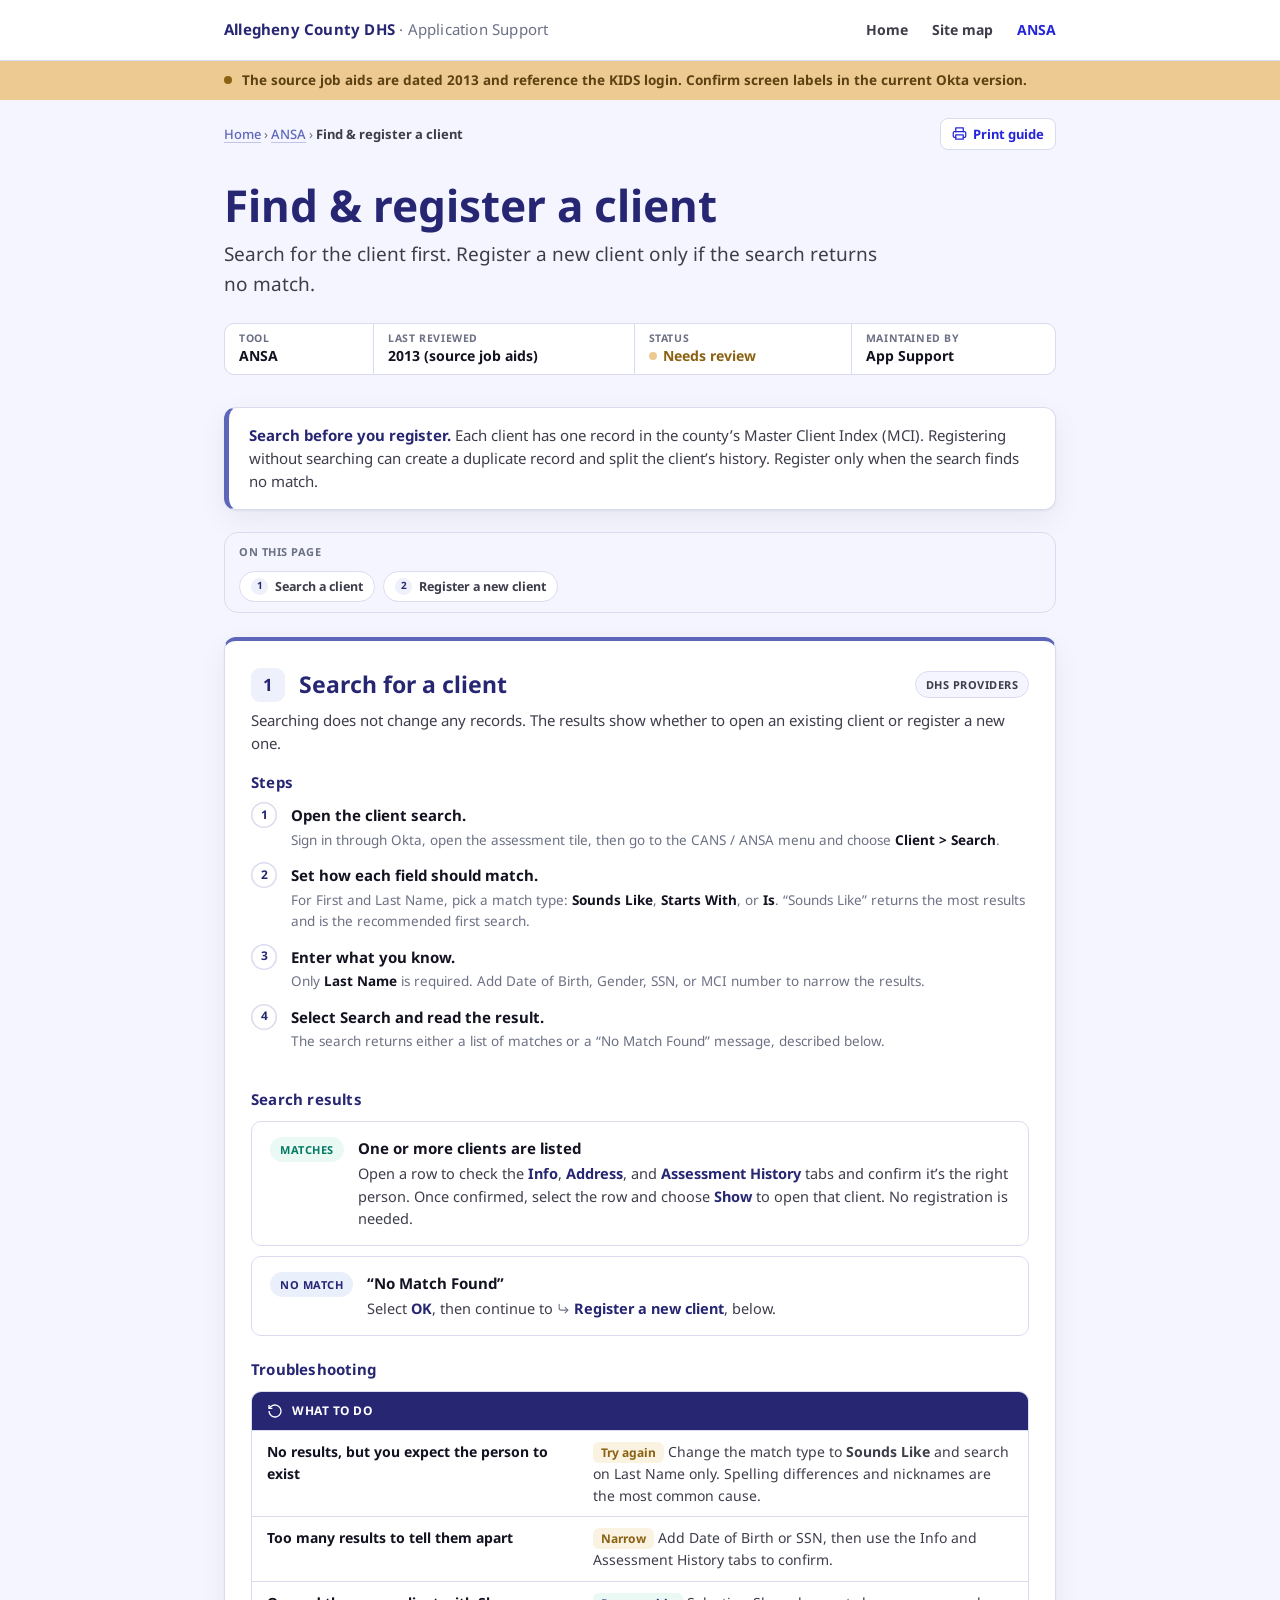
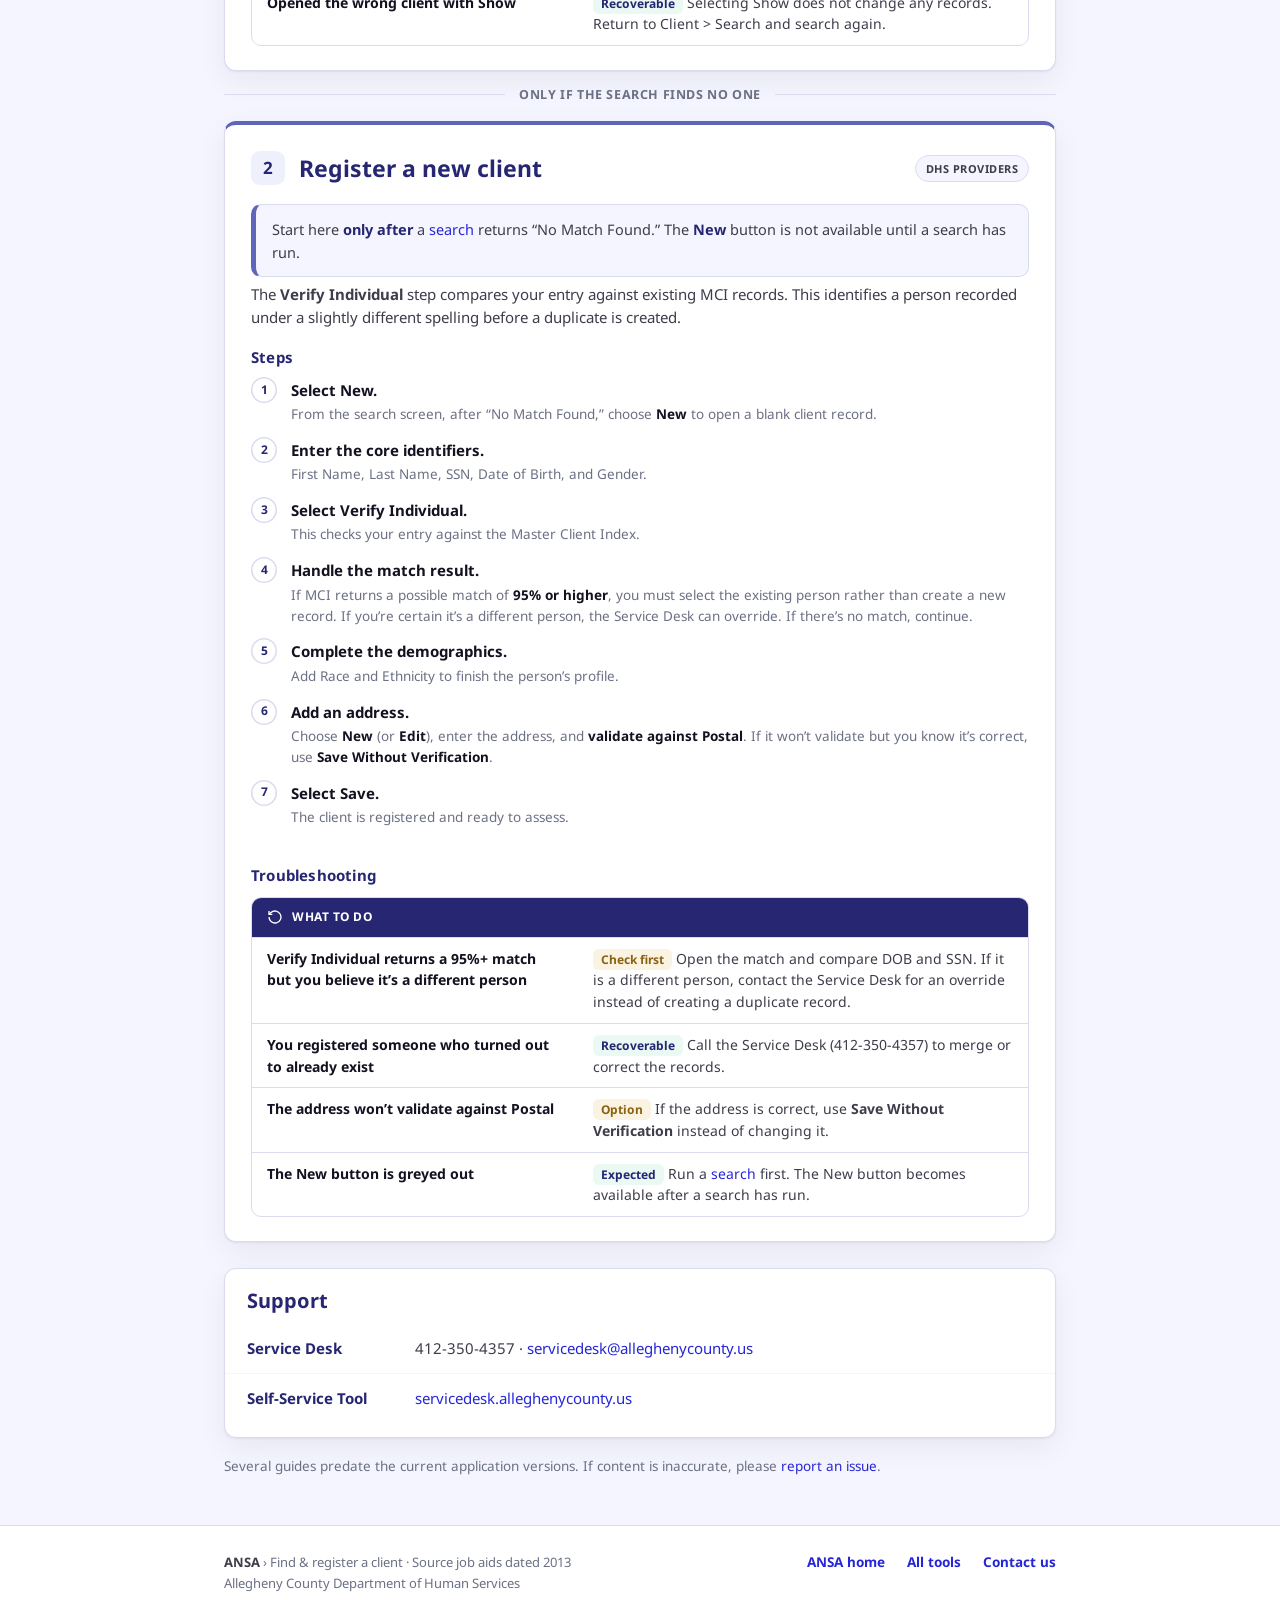
<file: ansa-find-register-client.html>
<!DOCTYPE html>
<html lang="en"><head>
<meta charset="UTF-8"><meta name="viewport" content="width=device-width, initial-scale=1.0">
<title>Find & register a client | ANSA</title>
<link rel="stylesheet" href="acdhs.css"><link rel="stylesheet" href="tool-page.css">

<style>
  .bucket .aids{font-size:13px;color:var(--stone);margin-top:auto;}
  .bucket .aids span{display:inline-block;background:var(--smoke);border:1px solid var(--ash);border-radius:6px;padding:2px 8px;margin:0 5px 5px 0;color:var(--slate);}
  .bucket .foot{margin-top:12px;display:flex;align-items:baseline;gap:12px;}
  .bucket.soon .go{color:var(--stone);}
  .bucket.feat{border-color:var(--light-blue);}
  /* ANSA guide components: step sections, results, bridge */
  section.block{margin-bottom:40px;}
  ol.steps li span{display:block;color:var(--stone);font-size:13.5px;margin-top:2px;}
  .results{display:flex;flex-direction:column;gap:10px;}
  .res{background:var(--white);border:1px solid var(--ash);border-radius:10px;padding:15px 18px;display:flex;gap:14px;align-items:flex-start;}
  .res .rt{font-size:15px;font-weight:700;color:var(--black);margin:0 0 2px;}
  .res p{margin:0;font-size:14.5px;color:var(--slate);}
  .res p b{color:var(--dark-blue);}
  .stepsec{scroll-margin-top:120px;background:var(--white);border:1px solid var(--ash);border-top:4px solid var(--light-blue);border-radius:var(--radius);box-shadow:var(--shadow);padding:6px 26px 24px;margin-bottom:14px;}
  .stephead{display:flex;align-items:center;gap:14px;padding:20px 0 4px;flex-wrap:wrap;}
  .stephead .bignum{width:34px;height:34px;border-radius:9px;background:#EEF0FB;color:var(--dark-blue);font-weight:700;font-size:17px;display:flex;align-items:center;justify-content:center;flex:none;}
  .stephead h2{margin:0;font-size:23px;}
  .stephead .tag{margin-left:auto;}
  .stepsec h3{font-size:15px;color:var(--dark-blue);margin:22px 0 10px;letter-spacing:.2px;}
  .stepsec h3:first-of-type{margin-top:16px;}
  .bridge{display:flex;align-items:center;gap:14px;margin:6px 0 16px;color:var(--stone);font-size:12.5px;font-weight:700;text-transform:uppercase;letter-spacing:.6px;}
  .bridge::before,.bridge::after{content:"";height:1px;background:var(--ash);flex:1;}
  .pre{font-size:14.5px;color:var(--slate);background:var(--smoke);border:1px solid var(--ash);border-left:5px solid var(--light-blue);border-radius:10px;padding:13px 16px;margin:0 0 6px;}
  .pre b{color:var(--dark-blue);}
  @media (max-width:680px){.contacts dt{flex-basis:130px;} .subnav{top:56px;} .stephead .tag{margin-left:0;}}
</style>

</head><body>
<div class="topbar"><div class="wrap-narrow">
  <div class="brand">Allegheny County DHS <span>· Application Support</span></div>
  <nav class="nav" aria-label="Sections"><a href="index.html">Home</a><a href="dhs-sitemap.html">Site map</a><a href="ansa-landing.html" class="active">ANSA</a></nav>
</div></div><div class="notice"><div class="wrap-narrow">
  <span class="dot" aria-hidden="true"></span><span>The source job aids are dated 2013 and reference the KIDS login. Confirm screen labels in the current Okta version.</span>
</div></div><main class="wrap-narrow">
  <div class="crumb has-actions"><span class="trail"><a href="index.html">Home</a> › <a href="ansa-landing.html">ANSA</a> › <b>Find &amp; register a client</b></span><button type="button" class="print-btn"><svg viewBox="0 0 24 24" aria-hidden="true"><path d="M6 9V3h12v6"/><path d="M6 18H4a2 2 0 0 1-2-2v-5a2 2 0 0 1 2-2h16a2 2 0 0 1 2 2v5a2 2 0 0 1-2 2h-2"/><rect x="6" y="14" width="12" height="7"/></svg>Print guide</button></div>
  <section class="hero">
    <h1>Find &amp; register a client</h1><p class="print-meta"></p>
    <p class="lede">Search for the client first. Register a new client only if the search returns no match.</p>
    <div class="trust"><div><div class="k">Tool</div><div class="v">ANSA</div></div><div><div class="k">Last reviewed</div><div class="v">2013 (source job aids)</div></div><div><div class="k">Status</div><div class="v warn">Needs review</div></div><div><div class="k">Maintained by</div><div class="v">App Support</div></div></div>
  </section>

  <div class="why"><b>Search before you register.</b> Each client has one record in the county’s Master Client Index (MCI). Registering without searching can create a duplicate record and split the client’s history. Register only when the search finds no match.</div>

  <nav class="subnav" aria-label="On this page">
    <span class="lab">On this page</span>
    <a href="#search"><span class="n">1</span> Search a client</a>
    <a href="#register"><span class="n">2</span> Register a new client</a>
  </nav>

  <!-- STEP 1 -->
  <section class="stepsec" id="search">
    <div class="stephead">
      <span class="bignum">1</span>
      <h2>Search for a client</h2>
      <span class="tag role">DHS Providers</span>
    </div>
    <p style="color:var(--slate);margin:2px 0 0;font-size:15px">Searching does not change any records. The results show whether to open an existing client or register a new one.</p>

    <h3>Steps</h3>
    <ol class="steps">
      <li><b>Open the client search.</b><span>Sign in through Okta, open the assessment tile, then go to the CANS / ANSA menu and choose <b>Client &gt; Search</b>.</span></li>
      <li><b>Set how each field should match.</b><span>For First and Last Name, pick a match type: <b>Sounds Like</b>, <b>Starts With</b>, or <b>Is</b>. “Sounds Like” returns the most results and is the recommended first search.</span></li>
      <li><b>Enter what you know.</b><span>Only <b>Last Name</b> is required. Add Date of Birth, Gender, SSN, or MCI number to narrow the results.</span></li>
      <li><b>Select Search and read the result.</b><span>The search returns either a list of matches or a “No Match Found” message, described below.</span></li>
    </ol>

    <h3>Search results</h3>
    <div class="results">
      <div class="res"><span class="tag ok">Matches</span><div><p class="rt">One or more clients are listed</p><p>Open a row to check the <b>Info</b>, <b>Address</b>, and <b>Assessment History</b> tabs and confirm it’s the right person. Once confirmed, select the row and choose <b>Show</b> to open that client. No registration is needed.</p></div></div>
      <div class="res"><span class="tag new">No match</span><div><p class="rt">“No Match Found”</p><p>Select <b>OK</b>, then continue to <a class="lk-inline" href="#register"><span class="lk-icon lk-step" aria-hidden="true"></span><b>Register a new client</b></a>, below.</p></div></div>
    </div>

    <h3>Troubleshooting</h3>
    <div class="recover">
      <div class="rh"><svg viewBox="0 0 24 24" fill="none" stroke="currentColor" stroke-width="2" style="width:16px;height:16px"><path d="M3 12a9 9 0 1 0 3-6.7L3 8"/><path d="M3 3v5h5"/></svg> What to do</div>
      <table>
        <tr><td>No results, but you expect the person to exist</td><td><span class="chk">Try again</span> Change the match type to <b>Sounds Like</b> and search on Last Name only. Spelling differences and nicknames are the most common cause.</td></tr>
        <tr><td>Too many results to tell them apart</td><td><span class="chk">Narrow</span> Add Date of Birth or SSN, then use the Info and Assessment History tabs to confirm.</td></tr>
        <tr><td>Opened the wrong client with Show</td><td><span class="yes">Recoverable</span> Selecting Show does not change any records. Return to Client &gt; Search and search again.</td></tr>
      </table>
    </div>
  </section>

  <div class="bridge">Only if the search finds no one</div>

  <!-- STEP 2 -->
  <section class="stepsec" id="register">
    <div class="stephead">
      <span class="bignum">2</span>
      <h2>Register a new client</h2>
      <span class="tag role">DHS Providers</span>
    </div>
    <p class="pre" style="margin-top:14px">Start here <b>only after</b> a <a href="#search">search</a> returns “No Match Found.” The <b>New</b> button is not available until a search has run.</p>
    <p style="color:var(--slate);margin:0 0 4px;font-size:15px">The <b>Verify Individual</b> step compares your entry against existing MCI records. This identifies a person recorded under a slightly different spelling before a duplicate is created.</p>

    <h3>Steps</h3>
    <ol class="steps">
      <li><b>Select New.</b><span>From the search screen, after “No Match Found,” choose <b>New</b> to open a blank client record.</span></li>
      <li><b>Enter the core identifiers.</b><span>First Name, Last Name, SSN, Date of Birth, and Gender.</span></li>
      <li><b>Select Verify Individual.</b><span>This checks your entry against the Master Client Index.</span></li>
      <li><b>Handle the match result.</b><span>If MCI returns a possible match of <b>95% or higher</b>, you must select the existing person rather than create a new record. If you’re certain it’s a different person, the Service Desk can override. If there’s no match, continue.</span></li>
      <li><b>Complete the demographics.</b><span>Add Race and Ethnicity to finish the person’s profile.</span></li>
      <li><b>Add an address.</b><span>Choose <b>New</b> (or <b>Edit</b>), enter the address, and <b>validate against Postal</b>. If it won’t validate but you know it’s correct, use <b>Save Without Verification</b>.</span></li>
      <li><b>Select Save.</b><span>The client is registered and ready to assess.</span></li>
    </ol>

    <h3>Troubleshooting</h3>
    <div class="recover">
      <div class="rh"><svg viewBox="0 0 24 24" fill="none" stroke="currentColor" stroke-width="2" style="width:16px;height:16px"><path d="M3 12a9 9 0 1 0 3-6.7L3 8"/><path d="M3 3v5h5"/></svg> What to do</div>
      <table>
        <tr><td>Verify Individual returns a 95%+ match but you believe it’s a different person</td><td><span class="chk">Check first</span> Open the match and compare DOB and SSN. If it is a different person, contact the Service Desk for an override instead of creating a duplicate record.</td></tr>
        <tr><td>You registered someone who turned out to already exist</td><td><span class="yes">Recoverable</span> Call the Service Desk (412-350-4357) to merge or correct the records.</td></tr>
        <tr><td>The address won’t validate against Postal</td><td><span class="chk">Option</span> If the address is correct, use <b>Save Without Verification</b> instead of changing it.</td></tr>
        <tr><td>The New button is greyed out</td><td><span class="yes">Expected</span> Run a <a href="#search">search</a> first. The New button becomes available after a search has run.</td></tr>
      </table>
    </div>
  </section>

  <section class="block">
    <div class="contacts">
      <div style="padding:16px 22px 4px"><h2 style="font-size:20px;margin:0">Support</h2></div>
      <dl style="margin:0;padding:4px 0 14px">
        <div class="row"><dt>Service Desk</dt><dd>412-350-4357 · <a href="mailto:servicedesk@alleghenycounty.us">servicedesk@alleghenycounty.us</a></dd></div>
        <div class="row"><dt>Self-Service Tool</dt><dd><a href="http://servicedesk.alleghenycounty.us">servicedesk.alleghenycounty.us</a></dd></div>
      </dl>
    </div>
    <p class="report">Several guides predate the current application versions. If content is inaccurate, please <a href="mailto:dhs-servicedesk@alleghenycounty.us?subject=Guide%20issue%3A%20Find%20%26%20register%20a%20client%20%E2%80%94%20ANSA">report an issue</a>.</p>
  </section>
</main><footer><div class="wrap-narrow">
  <div class="meta"><b>ANSA</b> › Find &amp; register a client · Source job aids dated 2013<br>Allegheny County Department of Human Services</div>
  <div class="flinks"><a href="ansa-landing.html">ANSA home</a><a href="dhs-sitemap.html">All tools</a><a href="#">Contact us</a></div>
</div></footer>
<script src="acdhs-print.js"></script></body></html>
</file>
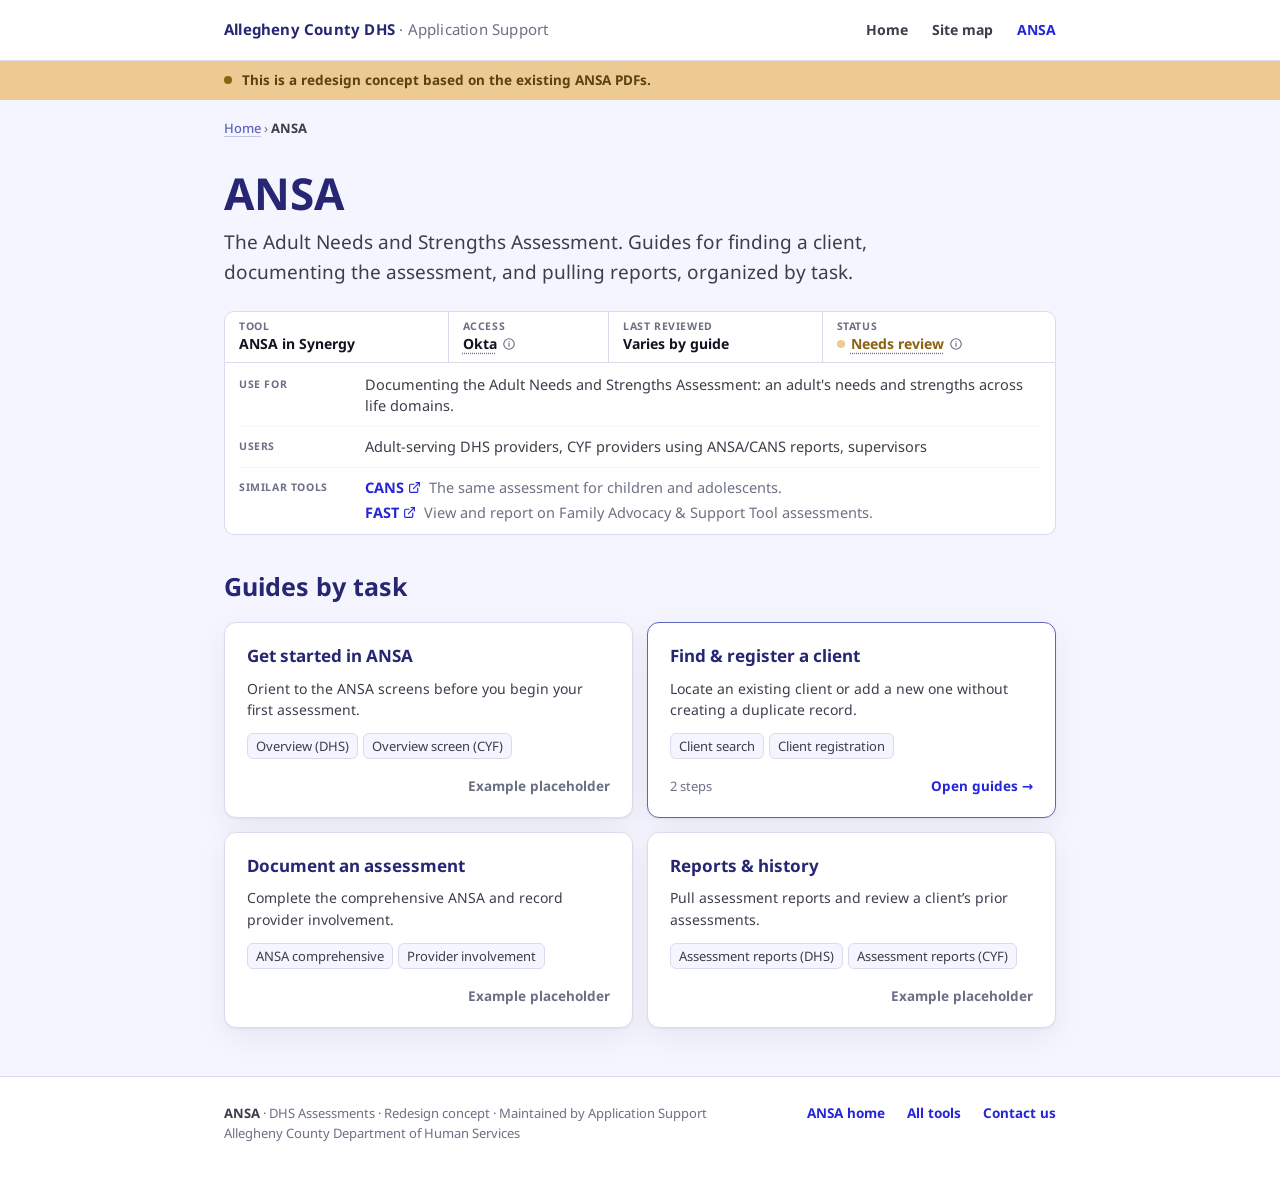
<file: ansa-landing.html>
<!DOCTYPE html>
<html lang="en"><head>
<meta charset="UTF-8"><meta name="viewport" content="width=device-width, initial-scale=1.0">
<title>ANSA: Adult Needs and Strengths Assessment</title>
<link rel="stylesheet" href="acdhs.css"><link rel="stylesheet" href="tool-page.css">

<style>
  .bucket .aids{font-size:13px;color:var(--stone);margin-top:auto;}
  .bucket .aids span{display:inline-block;background:var(--smoke);border:1px solid var(--ash);border-radius:6px;padding:2px 8px;margin:0 5px 5px 0;color:var(--slate);}
  .bucket .foot{margin-top:12px;display:flex;align-items:baseline;gap:12px;}
  .bucket.soon .go{color:var(--stone);}
  .bucket.feat{border-color:var(--light-blue);}
  /* ANSA guide components: step sections, results, bridge */
  section.block{margin-bottom:40px;}
  ol.steps li span{display:block;color:var(--stone);font-size:13.5px;margin-top:2px;}
  .results{display:flex;flex-direction:column;gap:10px;}
  .res{background:var(--white);border:1px solid var(--ash);border-radius:10px;padding:15px 18px;display:flex;gap:14px;align-items:flex-start;}
  .res .rt{font-size:15px;font-weight:700;color:var(--black);margin:0 0 2px;}
  .res p{margin:0;font-size:14.5px;color:var(--slate);}
  .res p b{color:var(--dark-blue);}
  .stepsec{scroll-margin-top:120px;background:var(--white);border:1px solid var(--ash);border-top:4px solid var(--light-blue);border-radius:var(--radius);box-shadow:var(--shadow);padding:6px 26px 24px;margin-bottom:14px;}
  .stephead{display:flex;align-items:center;gap:14px;padding:20px 0 4px;flex-wrap:wrap;}
  .stephead .bignum{width:34px;height:34px;border-radius:9px;background:#EEF0FB;color:var(--dark-blue);font-weight:700;font-size:17px;display:flex;align-items:center;justify-content:center;flex:none;}
  .stephead h2{margin:0;font-size:23px;}
  .stephead .tag{margin-left:auto;}
  .stepsec h3{font-size:15px;color:var(--dark-blue);margin:22px 0 10px;letter-spacing:.2px;}
  .stepsec h3:first-of-type{margin-top:16px;}
  .bridge{display:flex;align-items:center;gap:14px;margin:6px 0 16px;color:var(--stone);font-size:12.5px;font-weight:700;text-transform:uppercase;letter-spacing:.6px;}
  .bridge::before,.bridge::after{content:"";height:1px;background:var(--ash);flex:1;}
  .pre{font-size:14.5px;color:var(--slate);background:var(--smoke);border:1px solid var(--ash);border-left:5px solid var(--light-blue);border-radius:10px;padding:13px 16px;margin:0 0 6px;}
  .pre b{color:var(--dark-blue);}
  @media (max-width:680px){.contacts dt{flex-basis:130px;} .subnav{top:56px;} .stephead .tag{margin-left:0;}}
</style>

<style>html{scroll-behavior:smooth}.bucket{scroll-margin-top:96px}</style>
</head><body>
<div class="topbar"><div class="wrap-narrow">
  <div class="brand">Allegheny County DHS <span>· Application Support</span></div>
  <nav class="nav" aria-label="Sections"><a href="index.html">Home</a><a href="dhs-sitemap.html">Site map</a><a href="ansa-landing.html" class="active">ANSA</a></nav>
</div></div><div class="notice"><div class="wrap-narrow">
  <span class="dot" aria-hidden="true"></span><span>This is a redesign concept based on the existing ANSA PDFs.</span>
</div></div><main class="wrap-narrow">
  <div class="crumb"><a href="index.html">Home</a> › <b>ANSA</b></div>
  <section class="hero">
    <h1>ANSA</h1>
    <p class="lede">The Adult Needs and Strengths Assessment. Guides for finding a client, documenting the assessment, and pulling reports, organized by task.</p>
    <div class="trust"><div><div class="k">Tool</div><div class="v">ANSA in Synergy</div></div><div><div class="k">Access</div><div class="v"><span class="tip"><button type="button" class="tip-btn" aria-describedby="access-tip">Okta<svg viewBox="0 0 24 24" aria-hidden="true"><circle cx="12" cy="12" r="9"/><path d="M12 11v5"/><path d="M12 8h.01"/></svg></button><span class="tip-body" id="access-tip" hidden>Sign in through <b>Okta</b> with your county credentials and open the assessment tile. New users request access through the <a href="https://dhs-forms.alleghenycounty.us/ACDHS/form/ISAR/formperma/iiWU3yuli0w3J57-vyWGmPkgboiZNHQuYGciz313RDY" target="_blank" rel="noopener">ISAR form</a> first.</span></span></div></div><div><div class="k">Last reviewed</div><div class="v">Varies by guide</div></div><div><div class="k">Status</div><div class="v warn"><span class="tip"><button type="button" class="tip-btn" aria-describedby="status-tip">Needs review<svg viewBox="0 0 24 24" aria-hidden="true"><circle cx="12" cy="12" r="9"/><path d="M12 11v5"/><path d="M12 8h.01"/></svg></button><span class="tip-body" id="status-tip" role="tooltip" hidden>Some job aids still show the older KIDS login screen.</span></span></div></div></div><dl class="fit"><div><dt>Use for</dt><dd>Documenting the Adult Needs and Strengths Assessment: an adult&#x27;s needs and strengths across life domains.</dd></div><div><dt>Users</dt><dd>Adult-serving DHS providers, CYF providers using ANSA/CANS reports, supervisors</dd></div><div><dt>Similar tools</dt><dd><ul class="alts"><li><a href="https://dhsapplicationsupport.alleghenycounty.us/application/cans/" target="_blank" rel="noopener">CANS<svg class="ext" viewBox="0 0 24 24" aria-hidden="true"><path d="M15 3h6v6"/><path d="M10 14 21 3"/><path d="M18 13v6a2 2 0 0 1-2 2H5a2 2 0 0 1-2-2V8a2 2 0 0 1 2-2h6"/></svg><span class="visually-hidden">(opens in a new tab)</span></a> <span>The same assessment for children and adolescents.</span></li><li><a href="https://dhsapplicationsupport.alleghenycounty.us/application/fast/" target="_blank" rel="noopener">FAST<svg class="ext" viewBox="0 0 24 24" aria-hidden="true"><path d="M15 3h6v6"/><path d="M10 14 21 3"/><path d="M18 13v6a2 2 0 0 1-2 2H5a2 2 0 0 1-2-2V8a2 2 0 0 1 2-2h6"/></svg><span class="visually-hidden">(opens in a new tab)</span></a> <span>View and report on Family Advocacy &amp; Support Tool assessments.</span></li></ul></dd></div></dl>
  </section>

  <section class="block">
    <h2>Guides by task</h2>
    <div class="buckets"><a id="get-started" class="bucket soon" href="#">
      <div class="top"><span class="bt">Get started in ANSA</span></div>
      <div class="bd">Orient to the ANSA screens before you begin your first assessment.</div>
      <div class="aids"><span>Overview (DHS)</span><span>Overview screen (CYF)</span></div>
      <div class="foot"><div class="go">Example placeholder</div></div>
    </a><a id="find-register" class="bucket feat" href="ansa-find-register-client.html">
      <div class="top"><span class="bt">Find &amp; register a client</span></div>
      <div class="bd">Locate an existing client or add a new one without creating a duplicate record.</div>
      <div class="aids"><span>Client search</span><span>Client registration</span></div>
      <div class="foot"><span class="steps">2 steps</span><div class="go">Open guides →</div></div>
    </a><a id="document-assessment" class="bucket soon" href="#">
      <div class="top"><span class="bt">Document an assessment</span></div>
      <div class="bd">Complete the comprehensive ANSA and record provider involvement.</div>
      <div class="aids"><span>ANSA comprehensive</span><span>Provider involvement</span></div>
      <div class="foot"><div class="go">Example placeholder</div></div>
    </a><a id="reports" class="bucket soon" href="#">
      <div class="top"><span class="bt">Reports &amp; history</span></div>
      <div class="bd">Pull assessment reports and review a client’s prior assessments.</div>
      <div class="aids"><span>Assessment reports (DHS)</span><span>Assessment reports (CYF)</span></div>
      <div class="foot"><div class="go">Example placeholder</div></div>
    </a></div>
  </section>
</main><footer><div class="wrap-narrow">
  <div class="meta"><b>ANSA</b> · DHS Assessments · Redesign concept · Maintained by Application Support<br>Allegheny County Department of Human Services</div>
  <div class="flinks"><a href="ansa-landing.html">ANSA home</a><a href="dhs-sitemap.html">All tools</a><a href="#">Contact us</a></div>
</div></footer>
<script src="acdhs-tip.js"></script>
</body></html>
</file>
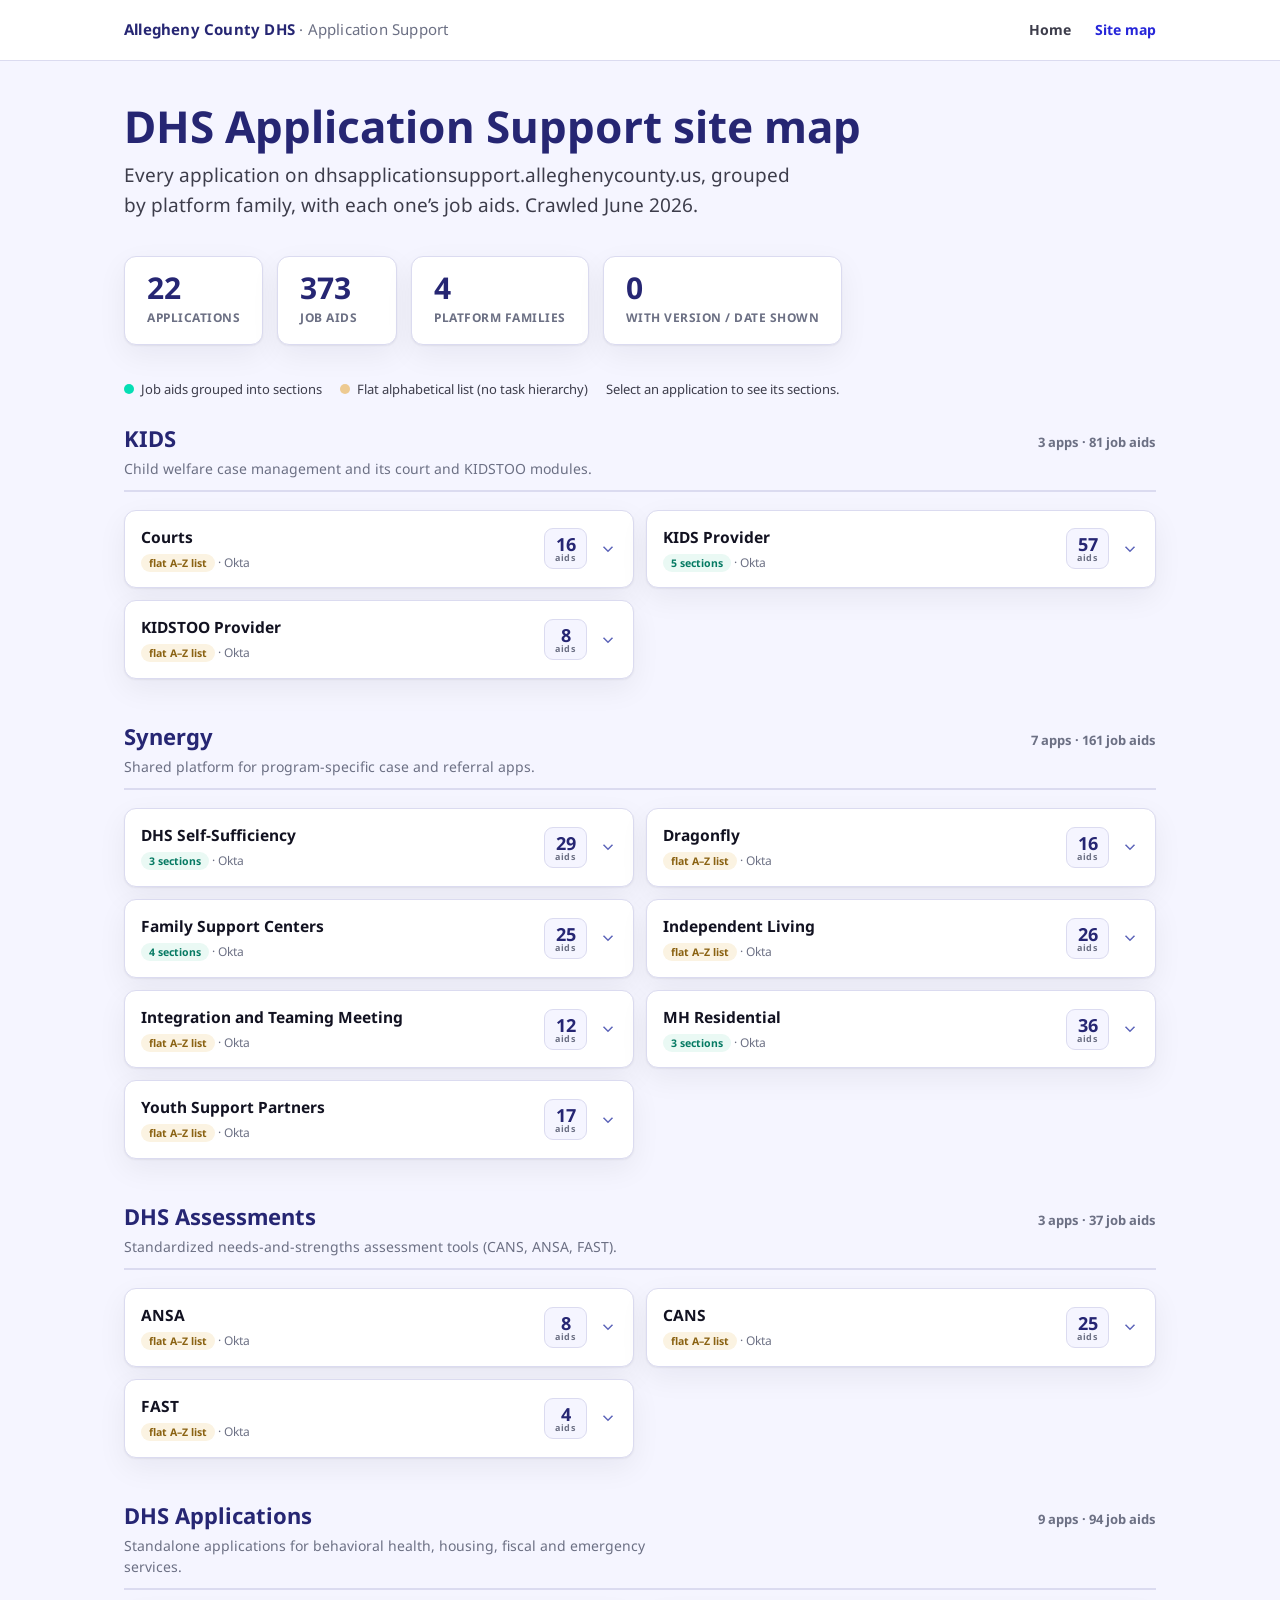
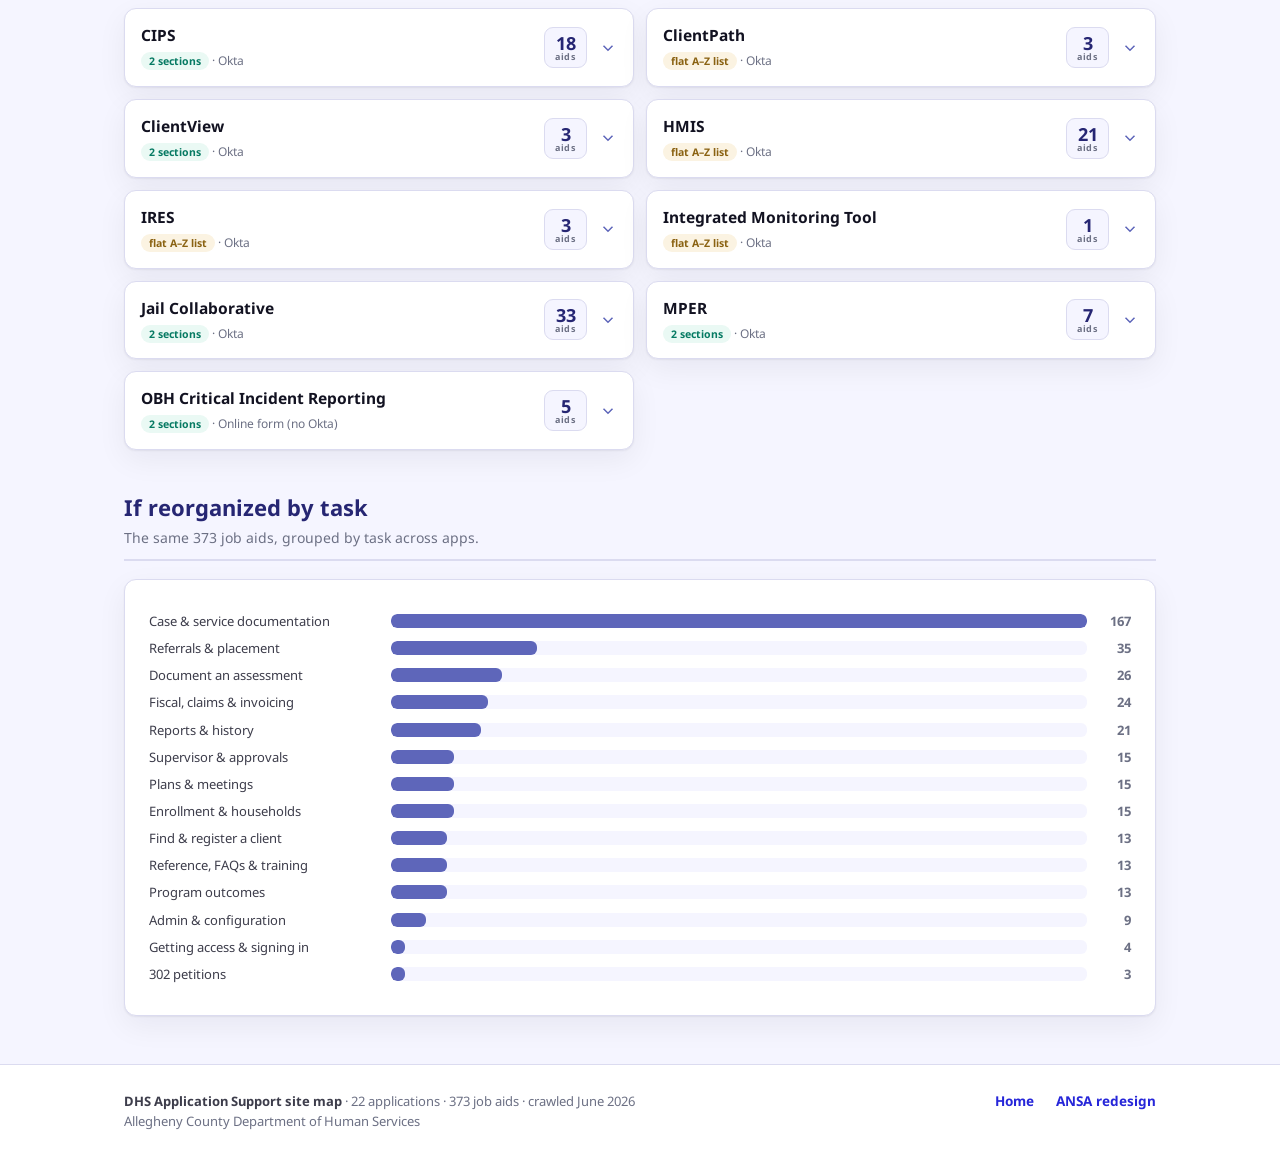
<file: dhs-sitemap.html>
<!DOCTYPE html>
<html lang="en"><head>
<meta charset="UTF-8"><meta name="viewport" content="width=device-width, initial-scale=1.0">
<title>Site map | DHS Application Support</title>
<link rel="stylesheet" href="acdhs.css">
<style>
  .hero{padding:42px 0 6px;}
  .stats{display:flex;gap:14px;flex-wrap:wrap;margin:6px 0 34px;}
  .stat{background:var(--white);border:1px solid var(--ash);border-radius:var(--radius);box-shadow:var(--shadow);padding:16px 22px;min-width:120px;}
  .stat .n{font-size:30px;font-weight:700;color:var(--dark-blue);line-height:1;}
  .stat .l{font-size:12px;color:var(--stone);text-transform:uppercase;letter-spacing:.5px;font-weight:700;margin-top:6px;}
  .fam{margin-bottom:40px;}
  .famhead{display:flex;justify-content:space-between;align-items:baseline;gap:16px;border-bottom:2px solid var(--ash);padding-bottom:10px;margin-bottom:18px;flex-wrap:wrap;}
  .famname{font-size:22px;font-weight:700;color:var(--dark-blue);}
  .famdesc{display:block;font-size:14px;color:var(--stone);margin-top:3px;max-width:560px;}
  .famcount{font-size:13px;font-weight:700;color:var(--stone);white-space:nowrap;}
  .appgrid{display:grid;grid-template-columns:repeat(2,1fr);gap:12px;}
  details.app{background:var(--white);border:1px solid var(--ash);border-radius:var(--radius);box-shadow:var(--shadow);overflow:hidden;}
  details.app>summary{display:flex;align-items:center;gap:12px;padding:14px 16px;cursor:pointer;list-style:none;}
  details.app>summary::-webkit-details-marker{display:none;}
  details.app>summary:hover{background:var(--smoke);}
  .ahead{flex:1;min-width:0;}
  .aname{font-weight:700;font-size:15.5px;color:var(--black);display:block;}
  .ameta{font-size:12px;color:var(--stone);}
  .abadge{background:var(--smoke);border:1px solid var(--ash);border-radius:9px;padding:6px 10px;text-align:center;font-weight:700;color:var(--dark-blue);font-size:18px;line-height:1;flex:none;}
  .abadge small{display:block;font-size:9px;color:var(--stone);font-weight:700;letter-spacing:.5px;}
  .gtag{font-size:10.5px;font-weight:700;border-radius:20px;padding:2px 8px;}
  .gtag.yes{background:#EAF9F4;color:#067a63;} .gtag.no{background:#FBF3E2;color:#8a6212;}
  .chev{width:18px;height:18px;stroke:var(--light-blue);flex:none;transition:transform .2s;}
  details.app[open] .chev{transform:rotate(180deg);}
  .abody{padding:4px 16px 16px;border-top:1px solid var(--smoke);}
  ul.secs{list-style:none;margin:10px 0 12px;padding:0;}
  ul.secs li{display:flex;justify-content:space-between;padding:6px 0;border-bottom:1px dashed var(--ash);font-size:13.5px;color:var(--slate);}
  .scount{color:var(--stone);font-weight:700;}
  .alink{font-size:13px;font-weight:700;}
  .legend{display:flex;gap:18px;flex-wrap:wrap;font-size:13px;color:var(--slate);margin:0 0 22px;}
  .legend span{display:inline-flex;align-items:center;gap:7px;}
  .dot{width:10px;height:10px;border-radius:50%;}
  .reorg{background:var(--white);border:1px solid var(--ash);border-radius:var(--radius);box-shadow:var(--shadow);padding:24px;margin:8px 0 12px;}
  .bar{display:grid;grid-template-columns:230px 1fr 32px;align-items:center;gap:12px;margin:7px 0;font-size:13px;}
  .blabel{color:var(--slate);} .bval{color:var(--stone);font-weight:700;text-align:right;}
  .btrack{background:var(--smoke);border-radius:6px;height:14px;overflow:hidden;}
  .bfill{display:block;height:100%;background:var(--light-blue);border-radius:6px;}
  @media (max-width:680px){.appgrid{grid-template-columns:1fr;} .bar{grid-template-columns:140px 1fr 28px;}}
  @media print{.topbar{position:static;} details.app[open] .abody,details.app .abody{display:block;} details.app>summary .chev{display:none;}}
</style></head>
<body>
<div class="topbar"><div class="wrap">
  <div class="brand">Allegheny County DHS <span>· Application Support</span></div>
  <nav class="nav"><a href="index.html">Home</a><a href="dhs-sitemap.html" class="active">Site map</a></nav>
</div></div>

<main class="wrap">
  <section class="hero">
    <h1>DHS Application Support site map</h1>
    <p class="lede">Every application on dhsapplicationsupport.alleghenycounty.us, grouped by platform family, with each one’s job aids. Crawled June 2026.</p>
  </section>

  <div class="stats">
    <div class="stat"><div class="n">22</div><div class="l">Applications</div></div>
    <div class="stat"><div class="n">373</div><div class="l">Job aids</div></div>
    <div class="stat"><div class="n">4</div><div class="l">Platform families</div></div>
    <div class="stat"><div class="n">0</div><div class="l">With version / date shown</div></div>
  </div>

  <div class="legend">
    <span><span class="dot" style="background:#05DEB4"></span> Job aids grouped into sections</span>
    <span><span class="dot" style="background:#EDCA91"></span> Flat alphabetical list (no task hierarchy)</span>
    <span>Select an application to see its sections.</span>
  </div>

  
    <section class="fam">
      <div class="famhead">
        <div><span class="famname">KIDS</span><span class="famdesc">Child welfare case management and its court and KIDSTOO modules.</span></div>
        <div class="famcount">3 apps · 81 job aids</div>
      </div>
      <div class="appgrid">
        <details class="app">
          <summary>
            <span class="ahead">
              <span class="aname">Courts</span>
              <span class="ameta"><span class="gtag no">flat A–Z list</span> · Okta</span>
            </span>
            <span class="abadge">16<small>aids</small></span>
            <svg class="chev" viewBox="0 0 24 24" fill="none" stroke-width="2"><path d="m6 9 6 6 6-6"/></svg>
          </summary>
          <div class="abody">
            <ul class="secs"><li><span class="sname">Job Aids</span><span class="scount">16</span></li></ul>
            <a class="alink" href="https://dhsapplicationsupport.alleghenycounty.us/application/courts/" target="_blank" rel="noopener">Open landing page ↗</a>
          </div>
        </details>
        <details class="app">
          <summary>
            <span class="ahead">
              <span class="aname">KIDS Provider</span>
              <span class="ameta"><span class="gtag yes">5 sections</span> · Okta</span>
            </span>
            <span class="abadge">57<small>aids</small></span>
            <svg class="chev" viewBox="0 0 24 24" fill="none" stroke-width="2"><path d="m6 9 6 6 6-6"/></svg>
          </summary>
          <div class="abody">
            <ul class="secs"><li><span class="sname">Getting Started</span><span class="scount">1</span></li><li><span class="sname">Placement Job Aids</span><span class="scount">19</span></li><li><span class="sname">Non Placement Job Aids</span><span class="scount">14</span></li><li><span class="sname">Fiscal &amp; Admin Job Aids</span><span class="scount">13</span></li><li><span class="sname">Client Health &amp; Education Job Aids</span><span class="scount">10</span></li></ul>
            <a class="alink" href="https://dhsapplicationsupport.alleghenycounty.us/application/kids-provider/" target="_blank" rel="noopener">Open landing page ↗</a>
          </div>
        </details>
        <details class="app">
          <summary>
            <span class="ahead">
              <span class="aname">KIDSTOO Provider</span>
              <span class="ameta"><span class="gtag no">flat A–Z list</span> · Okta</span>
            </span>
            <span class="abadge">8<small>aids</small></span>
            <svg class="chev" viewBox="0 0 24 24" fill="none" stroke-width="2"><path d="m6 9 6 6 6-6"/></svg>
          </summary>
          <div class="abody">
            <ul class="secs"><li><span class="sname">Job Aids</span><span class="scount">8</span></li></ul>
            <a class="alink" href="https://dhsapplicationsupport.alleghenycounty.us/application/kidstoo-provider/" target="_blank" rel="noopener">Open landing page ↗</a>
          </div>
        </details></div>
    </section>
    <section class="fam">
      <div class="famhead">
        <div><span class="famname">Synergy</span><span class="famdesc">Shared platform for program-specific case and referral apps.</span></div>
        <div class="famcount">7 apps · 161 job aids</div>
      </div>
      <div class="appgrid">
        <details class="app">
          <summary>
            <span class="ahead">
              <span class="aname">DHS Self-Sufficiency</span>
              <span class="ameta"><span class="gtag yes">3 sections</span> · Okta</span>
            </span>
            <span class="abadge">29<small>aids</small></span>
            <svg class="chev" viewBox="0 0 24 24" fill="none" stroke-width="2"><path d="m6 9 6 6 6-6"/></svg>
          </summary>
          <div class="abody">
            <ul class="secs"><li><span class="sname">Case Job Aids</span><span class="scount">14</span></li><li><span class="sname">Referral Job Aids</span><span class="scount">8</span></li><li><span class="sname">Common Screens &amp; Quick Reference</span><span class="scount">7</span></li></ul>
            <a class="alink" href="https://dhsapplicationsupport.alleghenycounty.us/application/dhs-self-sufficiency/" target="_blank" rel="noopener">Open landing page ↗</a>
          </div>
        </details>
        <details class="app">
          <summary>
            <span class="ahead">
              <span class="aname">Dragonfly</span>
              <span class="ameta"><span class="gtag no">flat A–Z list</span> · Okta</span>
            </span>
            <span class="abadge">16<small>aids</small></span>
            <svg class="chev" viewBox="0 0 24 24" fill="none" stroke-width="2"><path d="m6 9 6 6 6-6"/></svg>
          </summary>
          <div class="abody">
            <ul class="secs"><li><span class="sname">Job Aids</span><span class="scount">16</span></li></ul>
            <a class="alink" href="https://dhsapplicationsupport.alleghenycounty.us/application/dragonfly/" target="_blank" rel="noopener">Open landing page ↗</a>
          </div>
        </details>
        <details class="app">
          <summary>
            <span class="ahead">
              <span class="aname">Family Support Centers</span>
              <span class="ameta"><span class="gtag yes">4 sections</span> · Okta</span>
            </span>
            <span class="abadge">25<small>aids</small></span>
            <svg class="chev" viewBox="0 0 24 24" fill="none" stroke-width="2"><path d="m6 9 6 6 6-6"/></svg>
          </summary>
          <div class="abody">
            <ul class="secs"><li><span class="sname">Case Job Aids</span><span class="scount">13</span></li><li><span class="sname">Common Screens</span><span class="scount">5</span></li><li><span class="sname">Plans and Assessments</span><span class="scount">3</span></li><li><span class="sname">Admin and Utility Screens</span><span class="scount">4</span></li></ul>
            <a class="alink" href="https://dhsapplicationsupport.alleghenycounty.us/application/family-support-centers/" target="_blank" rel="noopener">Open landing page ↗</a>
          </div>
        </details>
        <details class="app">
          <summary>
            <span class="ahead">
              <span class="aname">Independent Living</span>
              <span class="ameta"><span class="gtag no">flat A–Z list</span> · Okta</span>
            </span>
            <span class="abadge">26<small>aids</small></span>
            <svg class="chev" viewBox="0 0 24 24" fill="none" stroke-width="2"><path d="m6 9 6 6 6-6"/></svg>
          </summary>
          <div class="abody">
            <ul class="secs"><li><span class="sname">Job Aids</span><span class="scount">26</span></li></ul>
            <a class="alink" href="https://dhsapplicationsupport.alleghenycounty.us/application/independent-living/" target="_blank" rel="noopener">Open landing page ↗</a>
          </div>
        </details>
        <details class="app">
          <summary>
            <span class="ahead">
              <span class="aname">Integration and Teaming Meeting</span>
              <span class="ameta"><span class="gtag no">flat A–Z list</span> · Okta</span>
            </span>
            <span class="abadge">12<small>aids</small></span>
            <svg class="chev" viewBox="0 0 24 24" fill="none" stroke-width="2"><path d="m6 9 6 6 6-6"/></svg>
          </summary>
          <div class="abody">
            <ul class="secs"><li><span class="sname">Job Aids</span><span class="scount">12</span></li></ul>
            <a class="alink" href="https://dhsapplicationsupport.alleghenycounty.us/application/integration-and-teaming-meeting/" target="_blank" rel="noopener">Open landing page ↗</a>
          </div>
        </details>
        <details class="app">
          <summary>
            <span class="ahead">
              <span class="aname">MH Residential</span>
              <span class="ameta"><span class="gtag yes">3 sections</span> · Okta</span>
            </span>
            <span class="abadge">36<small>aids</small></span>
            <svg class="chev" viewBox="0 0 24 24" fill="none" stroke-width="2"><path d="m6 9 6 6 6-6"/></svg>
          </summary>
          <div class="abody">
            <ul class="secs"><li><span class="sname">Referral Job Aids</span><span class="scount">20</span></li><li><span class="sname">Case Job Aids</span><span class="scount">14</span></li><li><span class="sname">MH Residential Forms</span><span class="scount">2</span></li></ul>
            <a class="alink" href="mh-residential-landing.html">Open guides →</a>
          </div>
        </details>
        <details class="app">
          <summary>
            <span class="ahead">
              <span class="aname">Youth Support Partners</span>
              <span class="ameta"><span class="gtag no">flat A–Z list</span> · Okta</span>
            </span>
            <span class="abadge">17<small>aids</small></span>
            <svg class="chev" viewBox="0 0 24 24" fill="none" stroke-width="2"><path d="m6 9 6 6 6-6"/></svg>
          </summary>
          <div class="abody">
            <ul class="secs"><li><span class="sname">Job Aids</span><span class="scount">17</span></li></ul>
            <a class="alink" href="https://dhsapplicationsupport.alleghenycounty.us/application/youth-support-partners/" target="_blank" rel="noopener">Open landing page ↗</a>
          </div>
        </details></div>
    </section>
    <section class="fam">
      <div class="famhead">
        <div><span class="famname">DHS Assessments</span><span class="famdesc">Standardized needs-and-strengths assessment tools (CANS, ANSA, FAST).</span></div>
        <div class="famcount">3 apps · 37 job aids</div>
      </div>
      <div class="appgrid">
        <details class="app">
          <summary>
            <span class="ahead">
              <span class="aname">ANSA</span>
              <span class="ameta"><span class="gtag no">flat A–Z list</span> · Okta</span>
            </span>
            <span class="abadge">8<small>aids</small></span>
            <svg class="chev" viewBox="0 0 24 24" fill="none" stroke-width="2"><path d="m6 9 6 6 6-6"/></svg>
          </summary>
          <div class="abody">
            <ul class="secs"><li><span class="sname">Job Aids</span><span class="scount">8</span></li></ul>
            <a class="alink" href="https://dhsapplicationsupport.alleghenycounty.us/application/ansa/" target="_blank" rel="noopener">Open landing page ↗</a>
          </div>
        </details>
        <details class="app">
          <summary>
            <span class="ahead">
              <span class="aname">CANS</span>
              <span class="ameta"><span class="gtag no">flat A–Z list</span> · Okta</span>
            </span>
            <span class="abadge">25<small>aids</small></span>
            <svg class="chev" viewBox="0 0 24 24" fill="none" stroke-width="2"><path d="m6 9 6 6 6-6"/></svg>
          </summary>
          <div class="abody">
            <ul class="secs"><li><span class="sname">Job Aids</span><span class="scount">25</span></li></ul>
            <a class="alink" href="https://dhsapplicationsupport.alleghenycounty.us/application/cans/" target="_blank" rel="noopener">Open landing page ↗</a>
          </div>
        </details>
        <details class="app">
          <summary>
            <span class="ahead">
              <span class="aname">FAST</span>
              <span class="ameta"><span class="gtag no">flat A–Z list</span> · Okta</span>
            </span>
            <span class="abadge">4<small>aids</small></span>
            <svg class="chev" viewBox="0 0 24 24" fill="none" stroke-width="2"><path d="m6 9 6 6 6-6"/></svg>
          </summary>
          <div class="abody">
            <ul class="secs"><li><span class="sname">Job Aids</span><span class="scount">4</span></li></ul>
            <a class="alink" href="https://dhsapplicationsupport.alleghenycounty.us/application/fast/" target="_blank" rel="noopener">Open landing page ↗</a>
          </div>
        </details></div>
    </section>
    <section class="fam">
      <div class="famhead">
        <div><span class="famname">DHS Applications</span><span class="famdesc">Standalone applications for behavioral health, housing, fiscal and emergency services.</span></div>
        <div class="famcount">9 apps · 94 job aids</div>
      </div>
      <div class="appgrid">
        <details class="app">
          <summary>
            <span class="ahead">
              <span class="aname">CIPS</span>
              <span class="ameta"><span class="gtag yes">2 sections</span> · Okta</span>
            </span>
            <span class="abadge">18<small>aids</small></span>
            <svg class="chev" viewBox="0 0 24 24" fill="none" stroke-width="2"><path d="m6 9 6 6 6-6"/></svg>
          </summary>
          <div class="abody">
            <ul class="secs"><li><span class="sname">Job Aids</span><span class="scount">16</span></li><li><span class="sname">Training</span><span class="scount">2</span></li></ul>
            <a class="alink" href="https://dhsapplicationsupport.alleghenycounty.us/application/cips/" target="_blank" rel="noopener">Open landing page ↗</a>
          </div>
        </details>
        <details class="app">
          <summary>
            <span class="ahead">
              <span class="aname">ClientPath</span>
              <span class="ameta"><span class="gtag no">flat A–Z list</span> · Okta</span>
            </span>
            <span class="abadge">3<small>aids</small></span>
            <svg class="chev" viewBox="0 0 24 24" fill="none" stroke-width="2"><path d="m6 9 6 6 6-6"/></svg>
          </summary>
          <div class="abody">
            <ul class="secs"><li><span class="sname">Job Aids</span><span class="scount">3</span></li></ul>
            <a class="alink" href="https://dhsapplicationsupport.alleghenycounty.us/application/clientpath/" target="_blank" rel="noopener">Open landing page ↗</a>
          </div>
        </details>
        <details class="app">
          <summary>
            <span class="ahead">
              <span class="aname">ClientView</span>
              <span class="ameta"><span class="gtag yes">2 sections</span> · Okta</span>
            </span>
            <span class="abadge">3<small>aids</small></span>
            <svg class="chev" viewBox="0 0 24 24" fill="none" stroke-width="2"><path d="m6 9 6 6 6-6"/></svg>
          </summary>
          <div class="abody">
            <ul class="secs"><li><span class="sname">Job Aids</span><span class="scount">2</span></li><li><span class="sname">Training</span><span class="scount">1</span></li></ul>
            <a class="alink" href="https://dhsapplicationsupport.alleghenycounty.us/application/clientview/" target="_blank" rel="noopener">Open landing page ↗</a>
          </div>
        </details>
        <details class="app">
          <summary>
            <span class="ahead">
              <span class="aname">HMIS</span>
              <span class="ameta"><span class="gtag no">flat A–Z list</span> · Okta</span>
            </span>
            <span class="abadge">21<small>aids</small></span>
            <svg class="chev" viewBox="0 0 24 24" fill="none" stroke-width="2"><path d="m6 9 6 6 6-6"/></svg>
          </summary>
          <div class="abody">
            <ul class="secs"><li><span class="sname">Job Aids</span><span class="scount">21</span></li></ul>
            <a class="alink" href="https://dhsapplicationsupport.alleghenycounty.us/application/hmis/" target="_blank" rel="noopener">Open landing page ↗</a>
          </div>
        </details>
        <details class="app">
          <summary>
            <span class="ahead">
              <span class="aname">IRES</span>
              <span class="ameta"><span class="gtag no">flat A–Z list</span> · Okta</span>
            </span>
            <span class="abadge">3<small>aids</small></span>
            <svg class="chev" viewBox="0 0 24 24" fill="none" stroke-width="2"><path d="m6 9 6 6 6-6"/></svg>
          </summary>
          <div class="abody">
            <ul class="secs"><li><span class="sname">Job Aids</span><span class="scount">3</span></li></ul>
            <a class="alink" href="https://dhsapplicationsupport.alleghenycounty.us/application/ires/" target="_blank" rel="noopener">Open landing page ↗</a>
          </div>
        </details>
        <details class="app">
          <summary>
            <span class="ahead">
              <span class="aname">Integrated Monitoring Tool</span>
              <span class="ameta"><span class="gtag no">flat A–Z list</span> · Okta</span>
            </span>
            <span class="abadge">1<small>aids</small></span>
            <svg class="chev" viewBox="0 0 24 24" fill="none" stroke-width="2"><path d="m6 9 6 6 6-6"/></svg>
          </summary>
          <div class="abody">
            <ul class="secs"><li><span class="sname">Job Aids</span><span class="scount">1</span></li></ul>
            <a class="alink" href="https://dhsapplicationsupport.alleghenycounty.us/application/integrated-monitoring-tool/" target="_blank" rel="noopener">Open landing page ↗</a>
          </div>
        </details>
        <details class="app">
          <summary>
            <span class="ahead">
              <span class="aname">Jail Collaborative</span>
              <span class="ameta"><span class="gtag yes">2 sections</span> · Okta</span>
            </span>
            <span class="abadge">33<small>aids</small></span>
            <svg class="chev" viewBox="0 0 24 24" fill="none" stroke-width="2"><path d="m6 9 6 6 6-6"/></svg>
          </summary>
          <div class="abody">
            <ul class="secs"><li><span class="sname">IT and Practices Guides</span><span class="scount">4</span></li><li><span class="sname">Jail Collaborative Job Aids</span><span class="scount">29</span></li></ul>
            <a class="alink" href="https://dhsapplicationsupport.alleghenycounty.us/application/jail-collaborative/" target="_blank" rel="noopener">Open landing page ↗</a>
          </div>
        </details>
        <details class="app">
          <summary>
            <span class="ahead">
              <span class="aname">MPER</span>
              <span class="ameta"><span class="gtag yes">2 sections</span> · Okta</span>
            </span>
            <span class="abadge">7<small>aids</small></span>
            <svg class="chev" viewBox="0 0 24 24" fill="none" stroke-width="2"><path d="m6 9 6 6 6-6"/></svg>
          </summary>
          <div class="abody">
            <ul class="secs"><li><span class="sname">Program Funded Job Aids</span><span class="scount">3</span></li><li><span class="sname">MPER Job Aids</span><span class="scount">4</span></li></ul>
            <a class="alink" href="https://dhsapplicationsupport.alleghenycounty.us/application/mper/" target="_blank" rel="noopener">Open landing page ↗</a>
          </div>
        </details>
        <details class="app">
          <summary>
            <span class="ahead">
              <span class="aname">OBH Critical Incident Reporting</span>
              <span class="ameta"><span class="gtag yes">2 sections</span> · Online form (no Okta)</span>
            </span>
            <span class="abadge">5<small>aids</small></span>
            <svg class="chev" viewBox="0 0 24 24" fill="none" stroke-width="2"><path d="m6 9 6 6 6-6"/></svg>
          </summary>
          <div class="abody">
            <ul class="secs"><li><span class="sname">Job Aids</span><span class="scount">3</span></li><li><span class="sname">Training</span><span class="scount">2</span></li></ul>
            <a class="alink" href="https://dhsapplicationsupport.alleghenycounty.us/application/behavioral-health-critical-incident/" target="_blank" rel="noopener">Open landing page ↗</a>
          </div>
        </details></div>
    </section>

  <section class="fam">
    <div class="famhead"><div><span class="famname">If reorganized by task</span><span class="famdesc">The same 373 job aids, grouped by task across apps.</span></div></div>
    <div class="reorg"><div class="bar"><span class="blabel">Case &amp; service documentation</span><span class="btrack"><span class="bfill" style="width:100%"></span></span><span class="bval">167</span></div><div class="bar"><span class="blabel">Referrals &amp; placement</span><span class="btrack"><span class="bfill" style="width:21%"></span></span><span class="bval">35</span></div><div class="bar"><span class="blabel">Document an assessment</span><span class="btrack"><span class="bfill" style="width:16%"></span></span><span class="bval">26</span></div><div class="bar"><span class="blabel">Fiscal, claims &amp; invoicing</span><span class="btrack"><span class="bfill" style="width:14%"></span></span><span class="bval">24</span></div><div class="bar"><span class="blabel">Reports &amp; history</span><span class="btrack"><span class="bfill" style="width:13%"></span></span><span class="bval">21</span></div><div class="bar"><span class="blabel">Supervisor &amp; approvals</span><span class="btrack"><span class="bfill" style="width:9%"></span></span><span class="bval">15</span></div><div class="bar"><span class="blabel">Plans &amp; meetings</span><span class="btrack"><span class="bfill" style="width:9%"></span></span><span class="bval">15</span></div><div class="bar"><span class="blabel">Enrollment &amp; households</span><span class="btrack"><span class="bfill" style="width:9%"></span></span><span class="bval">15</span></div><div class="bar"><span class="blabel">Find &amp; register a client</span><span class="btrack"><span class="bfill" style="width:8%"></span></span><span class="bval">13</span></div><div class="bar"><span class="blabel">Reference, FAQs &amp; training</span><span class="btrack"><span class="bfill" style="width:8%"></span></span><span class="bval">13</span></div><div class="bar"><span class="blabel">Program outcomes</span><span class="btrack"><span class="bfill" style="width:8%"></span></span><span class="bval">13</span></div><div class="bar"><span class="blabel">Admin &amp; configuration</span><span class="btrack"><span class="bfill" style="width:5%"></span></span><span class="bval">9</span></div><div class="bar"><span class="blabel">Getting access &amp; signing in</span><span class="btrack"><span class="bfill" style="width:2%"></span></span><span class="bval">4</span></div><div class="bar"><span class="blabel">302 petitions</span><span class="btrack"><span class="bfill" style="width:2%"></span></span><span class="bval">3</span></div></div>
  </section>
</main>

<footer><div class="wrap">
  <div class="meta"><b>DHS Application Support site map</b> · 22 applications · 373 job aids · crawled June 2026<br>Allegheny County Department of Human Services</div>
  <div class="flinks"><a href="index.html">Home</a><a href="ansa-landing.html">ANSA redesign</a></div>
</div></footer>
</body></html>
</file>
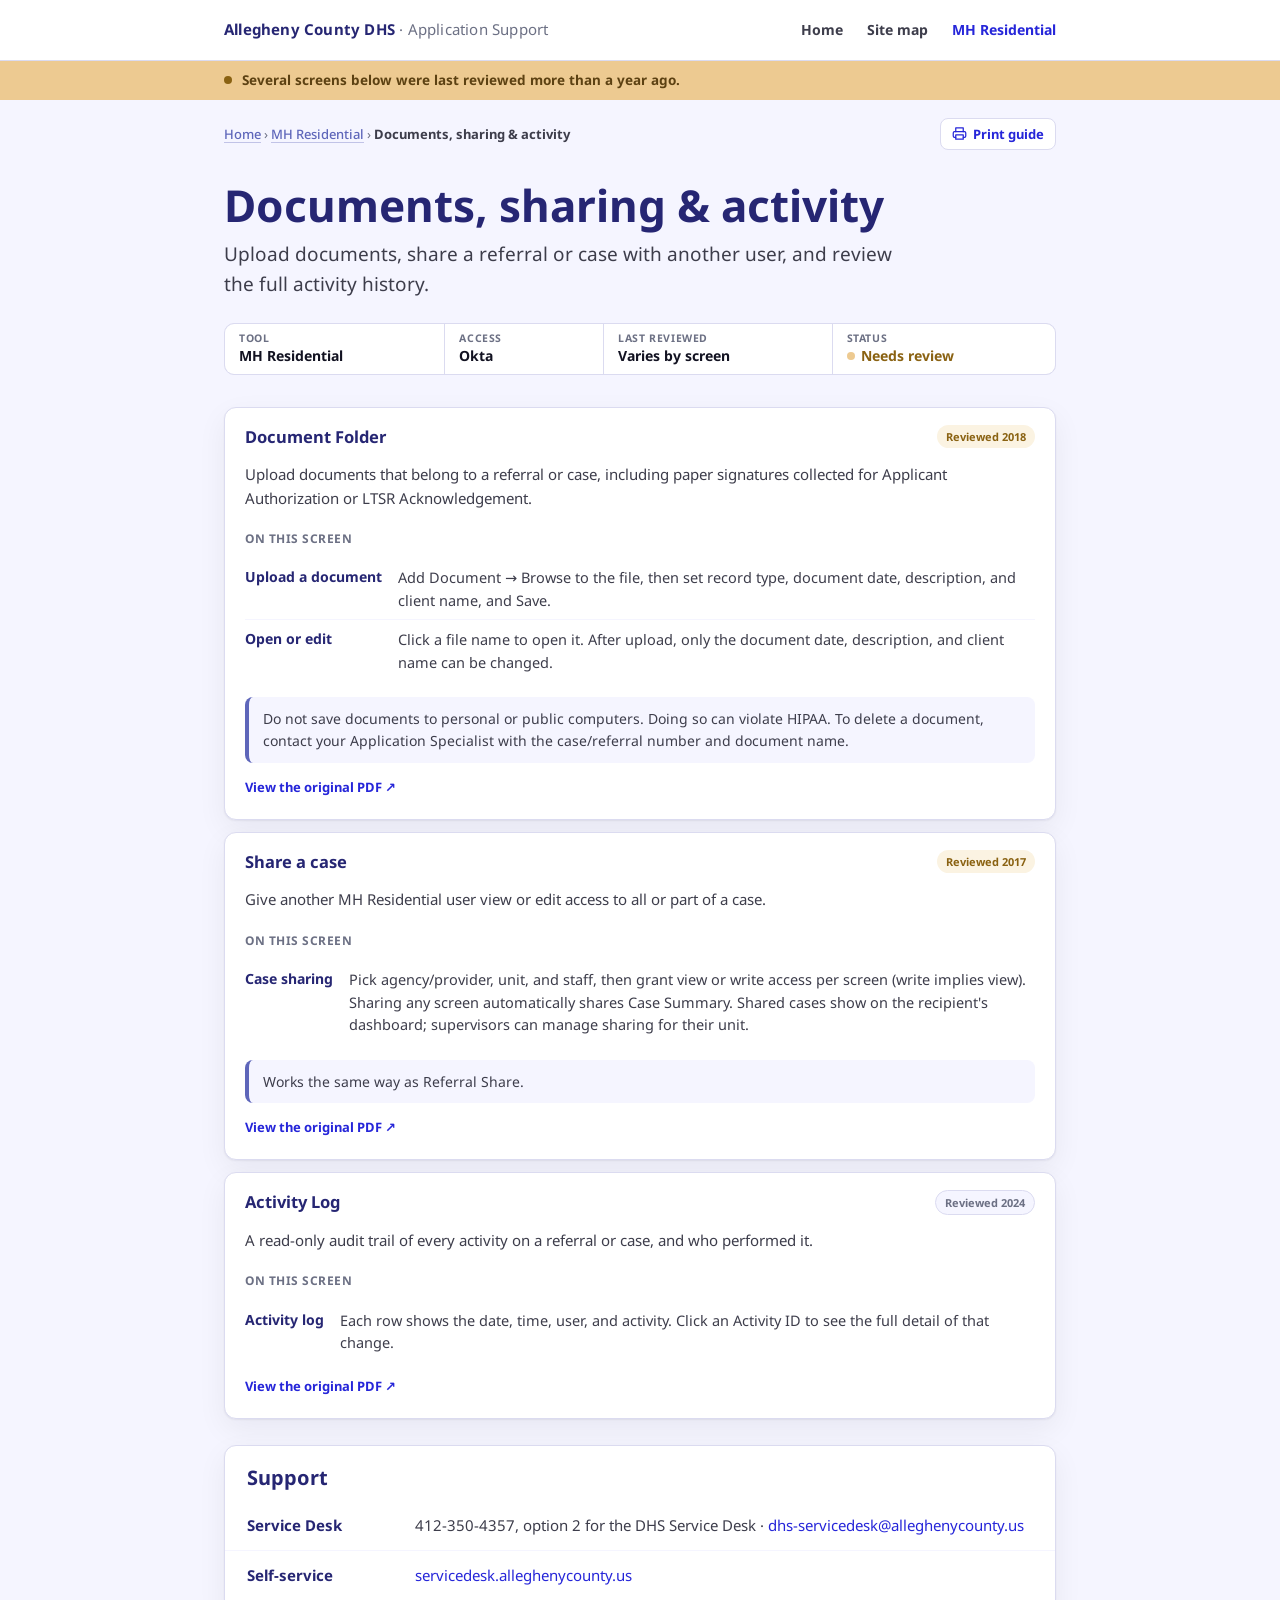
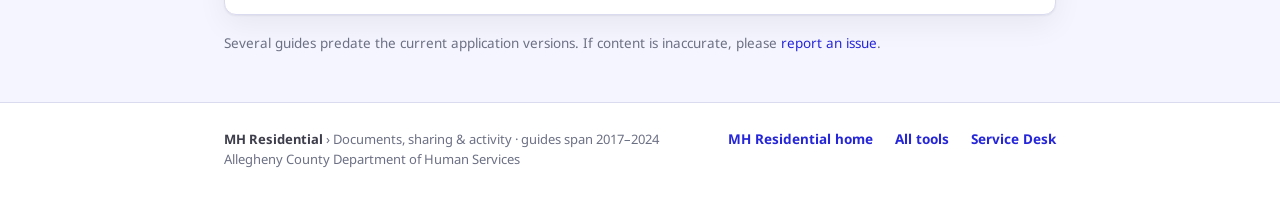
<file: mh-res-documents.html>
<!DOCTYPE html>
<html lang="en"><head><meta charset="UTF-8"><meta name="viewport" content="width=device-width, initial-scale=1.0">
<title>Documents, sharing & activity</title><link rel="stylesheet" href="acdhs.css"><link rel="stylesheet" href="tool-page.css">
<style>
  html{scroll-behavior:smooth;}
</style>
</head><body>
<div class="topbar"><div class="wrap-narrow">
  <div class="brand">Allegheny County DHS <span>· Application Support</span></div>
  <nav class="nav" aria-label="Sections"><a href="index.html">Home</a><a href="dhs-sitemap.html">Site map</a><a href="mh-residential-landing.html" class="active">MH Residential</a></nav>
</div></div><div class="notice"><div class="wrap-narrow"><span class="dot"></span><span>Several screens below were last reviewed more than a year ago.</span></div></div><main class="wrap-narrow"><div class="crumb has-actions"><span class="trail"><a href="index.html">Home</a> › <a href="mh-residential-landing.html">MH Residential</a> › <b>Documents, sharing &amp; activity</b></span><button type="button" class="print-btn"><svg viewBox="0 0 24 24" aria-hidden="true"><path d="M6 9V3h12v6"/><path d="M6 18H4a2 2 0 0 1-2-2v-5a2 2 0 0 1 2-2h16a2 2 0 0 1 2 2v5a2 2 0 0 1-2 2h-2"/><rect x="6" y="14" width="12" height="7"/></svg>Print guide</button></div><section class="hero"><h1>Documents, sharing &amp; activity</h1><p class="print-meta"></p><p class="lede">Upload documents, share a referral or case with another user, and review the full activity history.</p><div class="trust"><div><div class="k">Tool</div><div class="v">MH Residential</div></div><div><div class="k">Access</div><div class="v">Okta</div></div><div><div class="k">Last reviewed</div><div class="v">Varies by screen</div></div><div><div class="k">Status</div><div class="v warn">Needs review</div></div></div></section><section class="screen card" id="doc_folder"><div class="shead"><span class="stitle">Document Folder</span><span class="datetag old">Reviewed 2018</span></div><div class="sbody"><p class="purpose">Upload documents that belong to a referral or case, including paper signatures collected for Applicant Authorization or LTSR Acknowledgement.</p><h4 class="sh">On this screen</h4><dl class="fields"><div><dt>Upload a document</dt><dd>Add Document → Browse to the file, then set record type, document date, description, and client name, and Save.</dd></div><div><dt>Open or edit</dt><dd>Click a file name to open it. After upload, only the document date, description, and client name can be changed.</dd></div></dl><div class="note">Do not save documents to personal or public computers. Doing so can violate HIPAA. To delete a document, contact your Application Specialist with the case/referral number and document name.</div><div class="srclink"><a href="https://dhsapplicationsupport.alleghenycounty.us/wp-content/uploads/2024/12/doc_folder_synergy.pdf" target="_blank" rel="noopener">View the original PDF ↗</a></div></div></section><section class="screen card" id="utilities_share_case"><div class="shead"><span class="stitle">Share a case</span><span class="datetag old">Reviewed 2017</span></div><div class="sbody"><p class="purpose">Give another MH Residential user view or edit access to all or part of a case.</p><h4 class="sh">On this screen</h4><dl class="fields"><div><dt>Case sharing</dt><dd>Pick agency/provider, unit, and staff, then grant view or write access per screen (write implies view). Sharing any screen automatically shares Case Summary. Shared cases show on the recipient's dashboard; supervisors can manage sharing for their unit.</dd></div></dl><div class="note">Works the same way as Referral Share.</div><div class="srclink"><a href="https://dhsapplicationsupport.alleghenycounty.us/wp-content/uploads/2024/12/utilities_share_case_mh_res.pdf" target="_blank" rel="noopener">View the original PDF ↗</a></div></div></section><section class="screen card" id="utilities_activity_log"><div class="shead"><span class="stitle">Activity Log</span><span class="datetag ok">Reviewed 2024</span></div><div class="sbody"><p class="purpose">A read-only audit trail of every activity on a referral or case, and who performed it.</p><h4 class="sh">On this screen</h4><dl class="fields"><div><dt>Activity log</dt><dd>Each row shows the date, time, user, and activity. Click an Activity ID to see the full detail of that change.</dd></div></dl><div class="srclink"><a href="https://dhsapplicationsupport.alleghenycounty.us/wp-content/uploads/2024/12/utilities_activity_log_mh_res.pdf" target="_blank" rel="noopener">View the original PDF ↗</a></div></div></section><div class="contacts"><div style="padding:16px 22px 4px"><h2 style="font-size:20px;margin:0">Support</h2></div><dl style="margin:0;padding:4px 0 14px"><div class="row"><dt>Service Desk</dt><dd>412-350-4357, option 2 for the DHS Service Desk · <a href="mailto:dhs-servicedesk@alleghenycounty.us">dhs-servicedesk@alleghenycounty.us</a></dd></div><div class="row"><dt>Self-service</dt><dd><a href="https://servicedesk.alleghenycounty.us">servicedesk.alleghenycounty.us</a></dd></div></dl></div><p class="report">Several guides predate the current application versions. If content is inaccurate, please <a href="mailto:dhs-servicedesk@alleghenycounty.us?subject=Guide%20issue%3A%20Documents%2C%20sharing%20%26%20activity">report an issue</a>.</p></main><footer><div class="wrap-narrow">
  <div class="meta"><b>MH Residential</b> › Documents, sharing &amp; activity · guides span 2017–2024<br>Allegheny County Department of Human Services</div>
  <div class="flinks"><a href="mh-residential-landing.html">MH Residential home</a><a href="dhs-sitemap.html">All tools</a><a href="mailto:dhs-servicedesk@alleghenycounty.us">Service Desk</a></div>
</div></footer>
<script src="acdhs-print.js"></script></body></html>
</file>
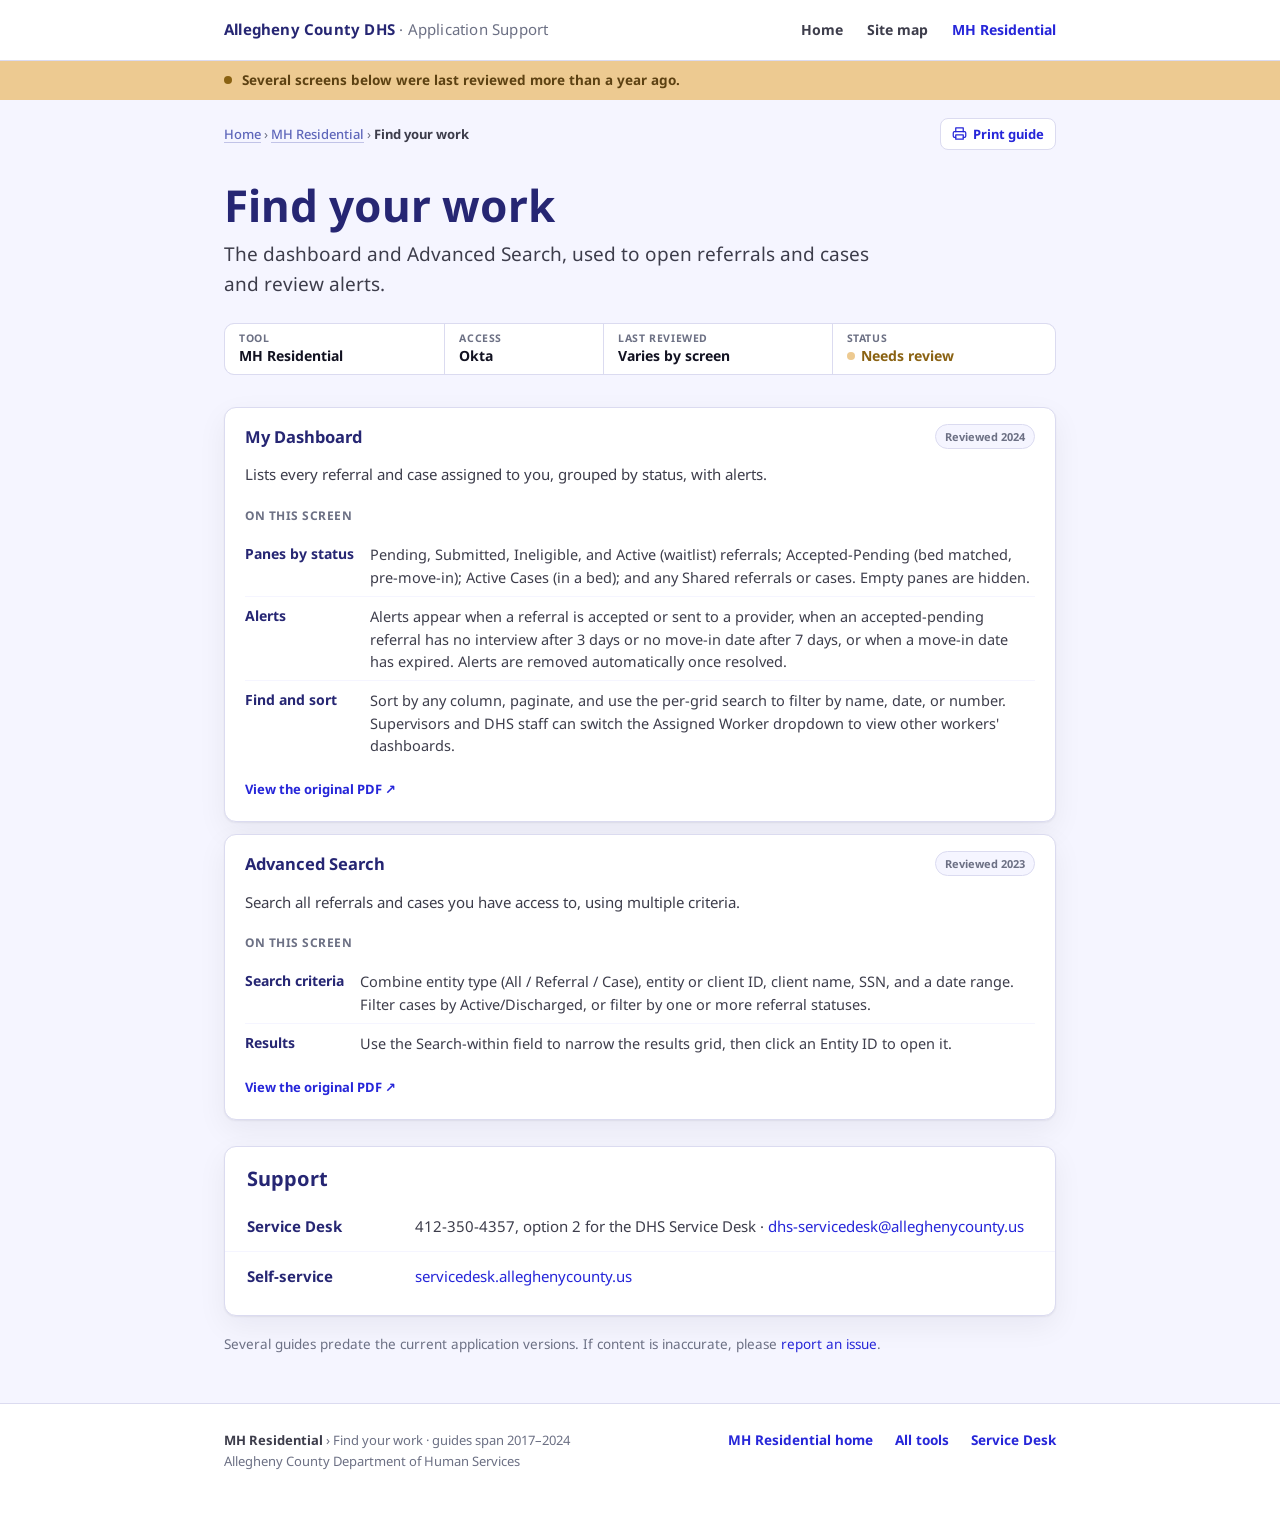
<file: mh-res-find-work.html>
<!DOCTYPE html>
<html lang="en"><head><meta charset="UTF-8"><meta name="viewport" content="width=device-width, initial-scale=1.0">
<title>Find your work</title><link rel="stylesheet" href="acdhs.css"><link rel="stylesheet" href="tool-page.css">
<style>
  html{scroll-behavior:smooth;}
</style>
</head><body>
<div class="topbar"><div class="wrap-narrow">
  <div class="brand">Allegheny County DHS <span>· Application Support</span></div>
  <nav class="nav" aria-label="Sections"><a href="index.html">Home</a><a href="dhs-sitemap.html">Site map</a><a href="mh-residential-landing.html" class="active">MH Residential</a></nav>
</div></div><div class="notice"><div class="wrap-narrow"><span class="dot"></span><span>Several screens below were last reviewed more than a year ago.</span></div></div><main class="wrap-narrow"><div class="crumb has-actions"><span class="trail"><a href="index.html">Home</a> › <a href="mh-residential-landing.html">MH Residential</a> › <b>Find your work</b></span><button type="button" class="print-btn"><svg viewBox="0 0 24 24" aria-hidden="true"><path d="M6 9V3h12v6"/><path d="M6 18H4a2 2 0 0 1-2-2v-5a2 2 0 0 1 2-2h16a2 2 0 0 1 2 2v5a2 2 0 0 1-2 2h-2"/><rect x="6" y="14" width="12" height="7"/></svg>Print guide</button></div><section class="hero"><h1>Find your work</h1><p class="print-meta"></p><p class="lede">The dashboard and Advanced Search, used to open referrals and cases and review alerts.</p><div class="trust"><div><div class="k">Tool</div><div class="v">MH Residential</div></div><div><div class="k">Access</div><div class="v">Okta</div></div><div><div class="k">Last reviewed</div><div class="v">Varies by screen</div></div><div><div class="k">Status</div><div class="v warn">Needs review</div></div></div></section><section class="screen card" id="db_mh_res"><div class="shead"><span class="stitle">My Dashboard</span><span class="datetag ok">Reviewed 2024</span></div><div class="sbody"><p class="purpose">Lists every referral and case assigned to you, grouped by status, with alerts.</p><h4 class="sh">On this screen</h4><dl class="fields"><div><dt>Panes by status</dt><dd>Pending, Submitted, Ineligible, and Active (waitlist) referrals; Accepted-Pending (bed matched, pre-move-in); Active Cases (in a bed); and any Shared referrals or cases. Empty panes are hidden.</dd></div><div><dt>Alerts</dt><dd>Alerts appear when a referral is accepted or sent to a provider, when an accepted-pending referral has no interview after 3 days or no move-in date after 7 days, or when a move-in date has expired. Alerts are removed automatically once resolved.</dd></div><div><dt>Find and sort</dt><dd>Sort by any column, paginate, and use the per-grid search to filter by name, date, or number. Supervisors and DHS staff can switch the Assigned Worker dropdown to view other workers' dashboards.</dd></div></dl><div class="srclink"><a href="https://dhsapplicationsupport.alleghenycounty.us/wp-content/uploads/2024/12/db_mh_res.pdf" target="_blank" rel="noopener">View the original PDF ↗</a></div></div></section><section class="screen card" id="search_mh_res"><div class="shead"><span class="stitle">Advanced Search</span><span class="datetag ok">Reviewed 2023</span></div><div class="sbody"><p class="purpose">Search all referrals and cases you have access to, using multiple criteria.</p><h4 class="sh">On this screen</h4><dl class="fields"><div><dt>Search criteria</dt><dd>Combine entity type (All / Referral / Case), entity or client ID, client name, SSN, and a date range. Filter cases by Active/Discharged, or filter by one or more referral statuses.</dd></div><div><dt>Results</dt><dd>Use the Search-within field to narrow the results grid, then click an Entity ID to open it.</dd></div></dl><div class="srclink"><a href="https://dhsapplicationsupport.alleghenycounty.us/wp-content/uploads/2024/12/search_mh_res.pdf" target="_blank" rel="noopener">View the original PDF ↗</a></div></div></section><div class="contacts"><div style="padding:16px 22px 4px"><h2 style="font-size:20px;margin:0">Support</h2></div><dl style="margin:0;padding:4px 0 14px"><div class="row"><dt>Service Desk</dt><dd>412-350-4357, option 2 for the DHS Service Desk · <a href="mailto:dhs-servicedesk@alleghenycounty.us">dhs-servicedesk@alleghenycounty.us</a></dd></div><div class="row"><dt>Self-service</dt><dd><a href="https://servicedesk.alleghenycounty.us">servicedesk.alleghenycounty.us</a></dd></div></dl></div><p class="report">Several guides predate the current application versions. If content is inaccurate, please <a href="mailto:dhs-servicedesk@alleghenycounty.us?subject=Guide%20issue%3A%20Find%20your%20work">report an issue</a>.</p></main><footer><div class="wrap-narrow">
  <div class="meta"><b>MH Residential</b> › Find your work · guides span 2017–2024<br>Allegheny County Department of Human Services</div>
  <div class="flinks"><a href="mh-residential-landing.html">MH Residential home</a><a href="dhs-sitemap.html">All tools</a><a href="mailto:dhs-servicedesk@alleghenycounty.us">Service Desk</a></div>
</div></footer>
<script src="acdhs-print.js"></script></body></html>
</file>
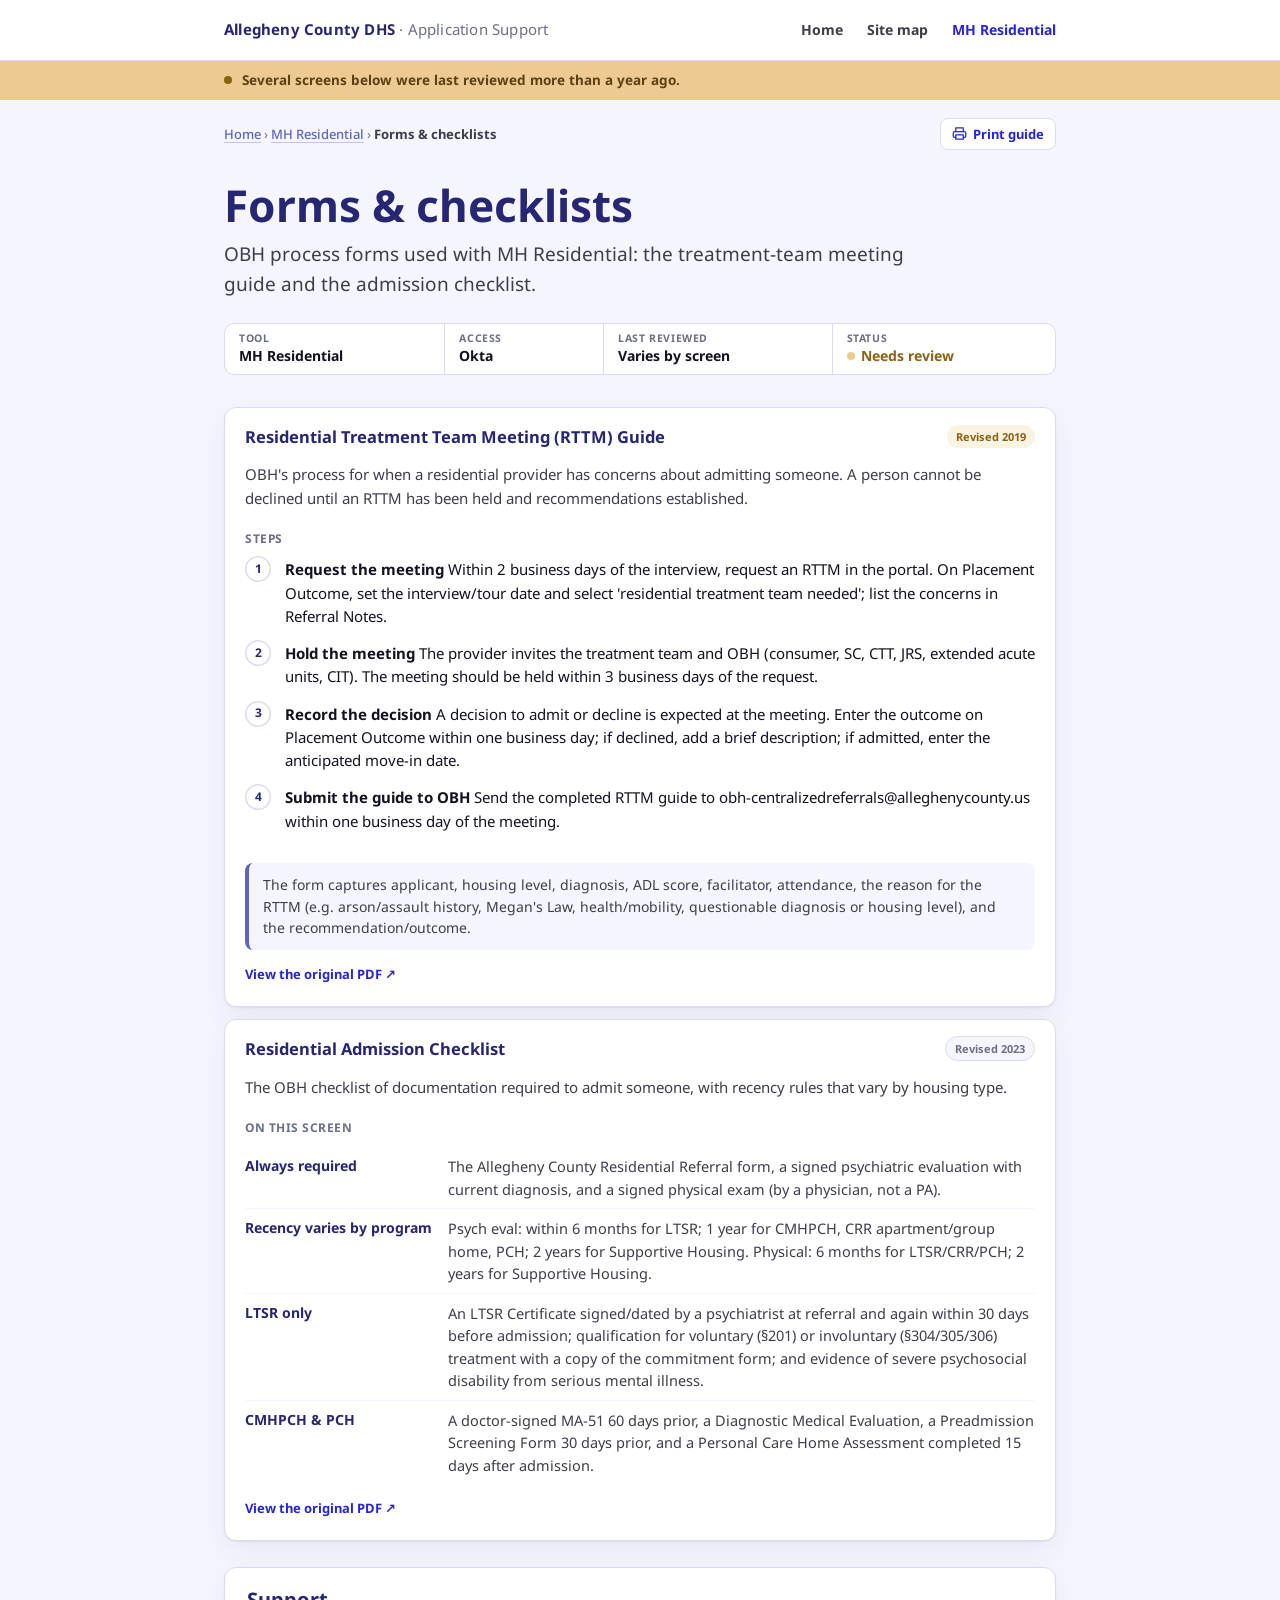
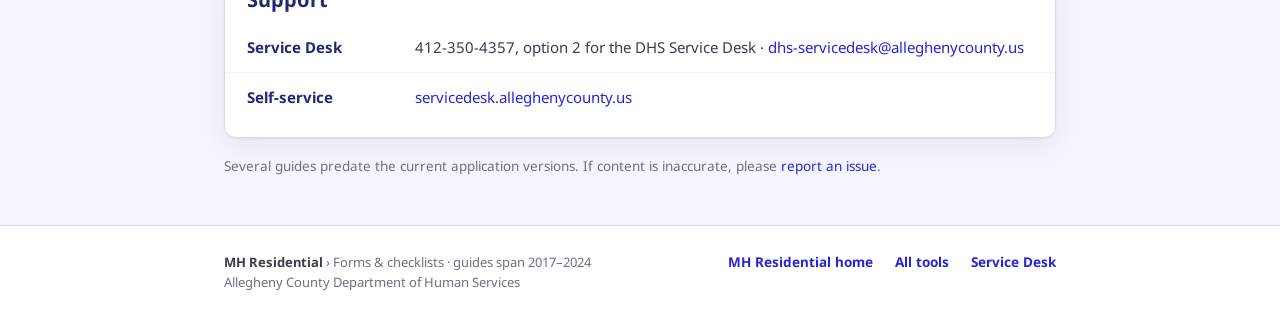
<file: mh-res-forms.html>
<!DOCTYPE html>
<html lang="en"><head><meta charset="UTF-8"><meta name="viewport" content="width=device-width, initial-scale=1.0">
<title>Forms & checklists</title><link rel="stylesheet" href="acdhs.css"><link rel="stylesheet" href="tool-page.css">
<style>
  html{scroll-behavior:smooth;}
</style>
</head><body>
<div class="topbar"><div class="wrap-narrow">
  <div class="brand">Allegheny County DHS <span>· Application Support</span></div>
  <nav class="nav" aria-label="Sections"><a href="index.html">Home</a><a href="dhs-sitemap.html">Site map</a><a href="mh-residential-landing.html" class="active">MH Residential</a></nav>
</div></div><div class="notice"><div class="wrap-narrow"><span class="dot"></span><span>Several screens below were last reviewed more than a year ago.</span></div></div><main class="wrap-narrow"><div class="crumb has-actions"><span class="trail"><a href="index.html">Home</a> › <a href="mh-residential-landing.html">MH Residential</a> › <b>Forms &amp; checklists</b></span><button type="button" class="print-btn"><svg viewBox="0 0 24 24" aria-hidden="true"><path d="M6 9V3h12v6"/><path d="M6 18H4a2 2 0 0 1-2-2v-5a2 2 0 0 1 2-2h16a2 2 0 0 1 2 2v5a2 2 0 0 1-2 2h-2"/><rect x="6" y="14" width="12" height="7"/></svg>Print guide</button></div><section class="hero"><h1>Forms &amp; checklists</h1><p class="print-meta"></p><p class="lede">OBH process forms used with MH Residential: the treatment-team meeting guide and the admission checklist.</p><div class="trust"><div><div class="k">Tool</div><div class="v">MH Residential</div></div><div><div class="k">Access</div><div class="v">Okta</div></div><div><div class="k">Last reviewed</div><div class="v">Varies by screen</div></div><div><div class="k">Status</div><div class="v warn">Needs review</div></div></div></section><section class="screen card" id="form_tx_mtg_guide"><div class="shead"><span class="stitle">Residential Treatment Team Meeting (RTTM) Guide</span><span class="datetag old">Revised 2019</span></div><div class="sbody"><p class="purpose">OBH's process for when a residential provider has concerns about admitting someone. A person cannot be declined until an RTTM has been held and recommendations established.</p><h4 class="sh">Steps</h4><ol class="steps"><li><b>Request the meeting</b> Within 2 business days of the interview, request an RTTM in the portal. On Placement Outcome, set the interview/tour date and select 'residential treatment team needed'; list the concerns in Referral Notes.</li><li><b>Hold the meeting</b> The provider invites the treatment team and OBH (consumer, SC, CTT, JRS, extended acute units, CIT). The meeting should be held within 3 business days of the request.</li><li><b>Record the decision</b> A decision to admit or decline is expected at the meeting. Enter the outcome on Placement Outcome within one business day; if declined, add a brief description; if admitted, enter the anticipated move-in date.</li><li><b>Submit the guide to OBH</b> Send the completed RTTM guide to obh-centralizedreferrals@alleghenycounty.us within one business day of the meeting.</li></ol><div class="note">The form captures applicant, housing level, diagnosis, ADL score, facilitator, attendance, the reason for the RTTM (e.g. arson/assault history, Megan's Law, health/mobility, questionable diagnosis or housing level), and the recommendation/outcome.</div><div class="srclink"><a href="https://dhsapplicationsupport.alleghenycounty.us/wp-content/uploads/2026/04/form_tx_mtg_guide_mh_res.pdf" target="_blank" rel="noopener">View the original PDF ↗</a></div></div></section><section class="screen card" id="form_res_admission_checklist"><div class="shead"><span class="stitle">Residential Admission Checklist</span><span class="datetag ok">Revised 2023</span></div><div class="sbody"><p class="purpose">The OBH checklist of documentation required to admit someone, with recency rules that vary by housing type.</p><h4 class="sh">On this screen</h4><dl class="fields"><div><dt>Always required</dt><dd>The Allegheny County Residential Referral form, a signed psychiatric evaluation with current diagnosis, and a signed physical exam (by a physician, not a PA).</dd></div><div><dt>Recency varies by program</dt><dd>Psych eval: within 6 months for LTSR; 1 year for CMHPCH, CRR apartment/group home, PCH; 2 years for Supportive Housing. Physical: 6 months for LTSR/CRR/PCH; 2 years for Supportive Housing.</dd></div><div><dt>LTSR only</dt><dd>An LTSR Certificate signed/dated by a psychiatrist at referral and again within 30 days before admission; qualification for voluntary (§201) or involuntary (§304/305/306) treatment with a copy of the commitment form; and evidence of severe psychosocial disability from serious mental illness.</dd></div><div><dt>CMHPCH & PCH</dt><dd>A doctor-signed MA-51 60 days prior, a Diagnostic Medical Evaluation, a Preadmission Screening Form 30 days prior, and a Personal Care Home Assessment completed 15 days after admission.</dd></div></dl><div class="srclink"><a href="https://dhsapplicationsupport.alleghenycounty.us/wp-content/uploads/2026/04/form_res_admission_checklist_mh_res.pdf" target="_blank" rel="noopener">View the original PDF ↗</a></div></div></section><div class="contacts"><div style="padding:16px 22px 4px"><h2 style="font-size:20px;margin:0">Support</h2></div><dl style="margin:0;padding:4px 0 14px"><div class="row"><dt>Service Desk</dt><dd>412-350-4357, option 2 for the DHS Service Desk · <a href="mailto:dhs-servicedesk@alleghenycounty.us">dhs-servicedesk@alleghenycounty.us</a></dd></div><div class="row"><dt>Self-service</dt><dd><a href="https://servicedesk.alleghenycounty.us">servicedesk.alleghenycounty.us</a></dd></div></dl></div><p class="report">Several guides predate the current application versions. If content is inaccurate, please <a href="mailto:dhs-servicedesk@alleghenycounty.us?subject=Guide%20issue%3A%20Forms%20%26%20checklists">report an issue</a>.</p></main><footer><div class="wrap-narrow">
  <div class="meta"><b>MH Residential</b> › Forms &amp; checklists · guides span 2017–2024<br>Allegheny County Department of Human Services</div>
  <div class="flinks"><a href="mh-residential-landing.html">MH Residential home</a><a href="dhs-sitemap.html">All tools</a><a href="mailto:dhs-servicedesk@alleghenycounty.us">Service Desk</a></div>
</div></footer>
<script src="acdhs-print.js"></script></body></html>
</file>
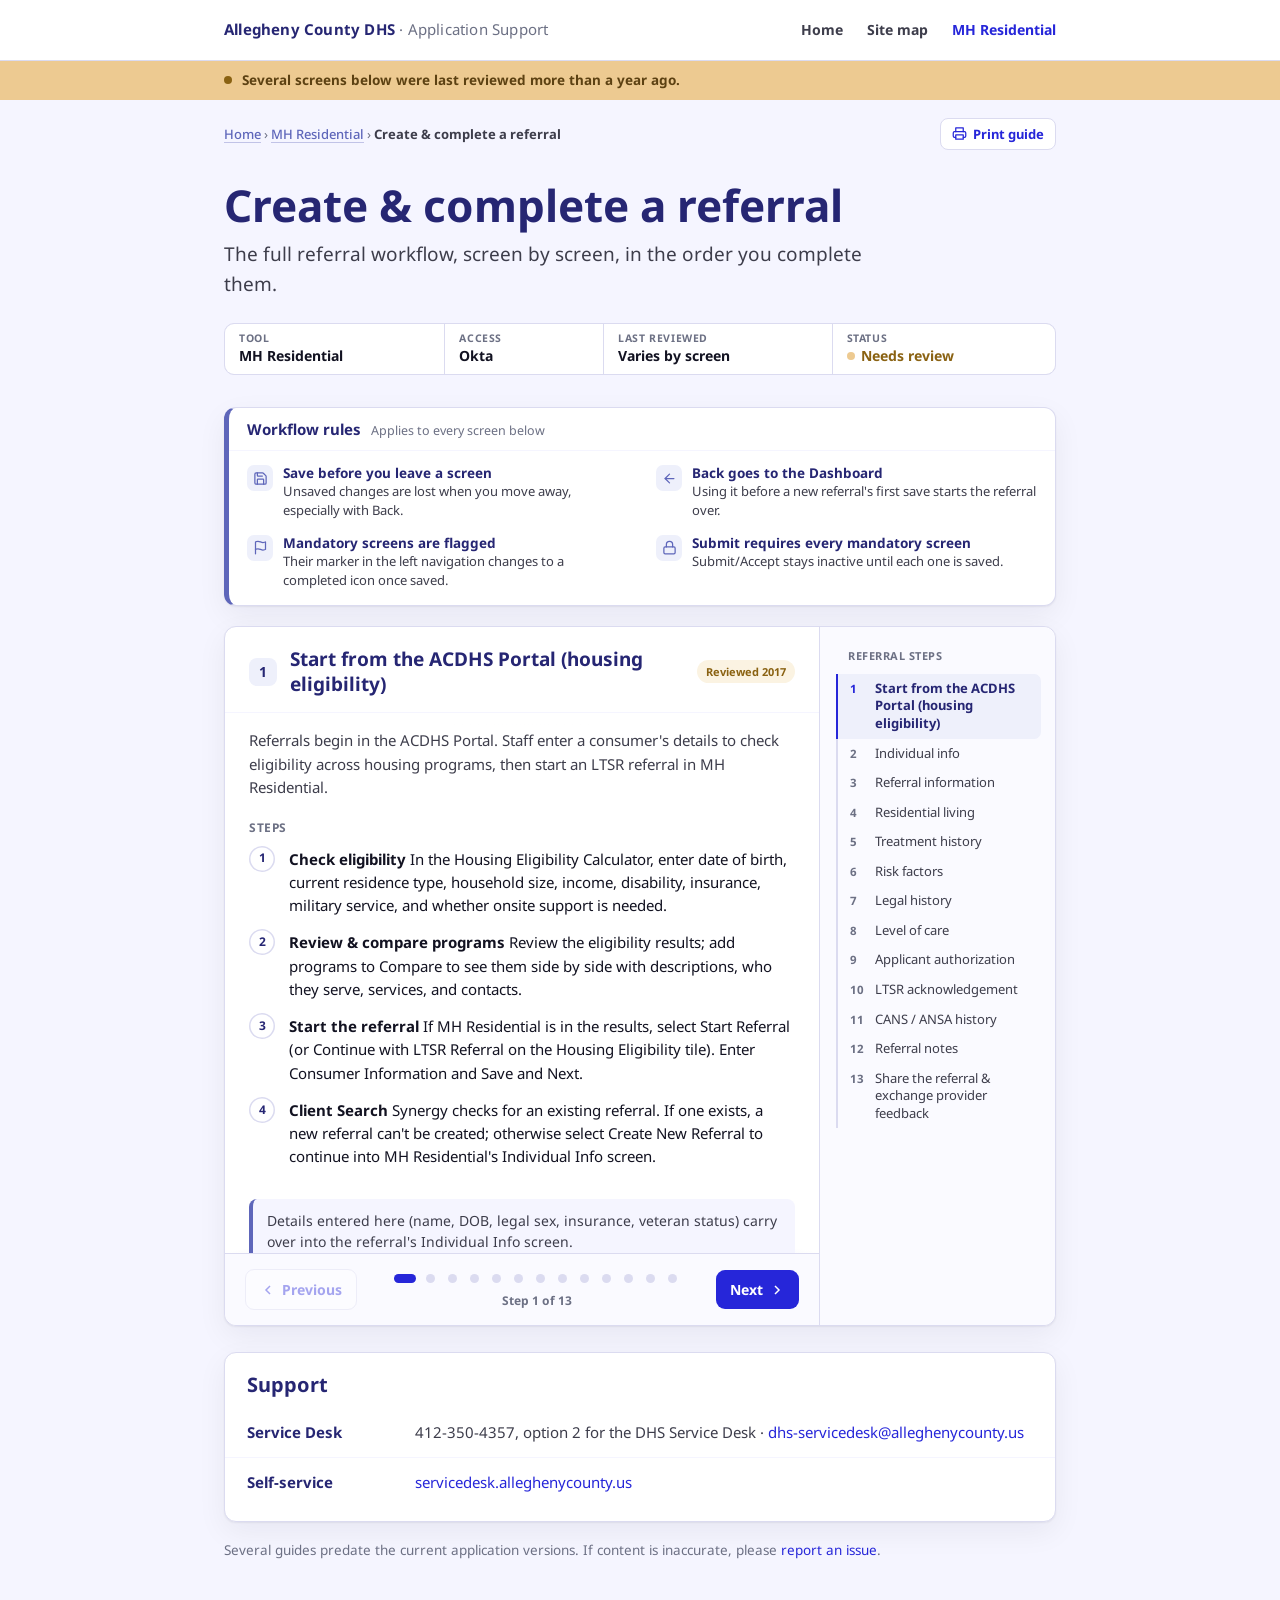
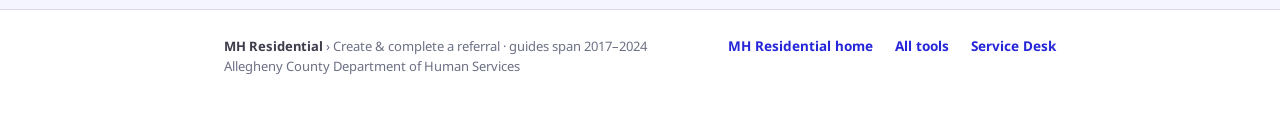
<file: mh-res-make-referral.html>
<!DOCTYPE html>
<html lang="en"><head><meta charset="UTF-8"><meta name="viewport" content="width=device-width, initial-scale=1.0">
<title>Create & complete a referral</title><link rel="stylesheet" href="acdhs.css"><link rel="stylesheet" href="tool-page.css">
<style>
  html{scroll-behavior:smooth;}
  /* step carousel: one screen at a time, with an on-page step list */
  .flow{display:grid;grid-template-columns:minmax(0,1fr) 236px;background:var(--white);border:1px solid var(--ash);border-radius:var(--radius);box-shadow:var(--shadow);margin:0 0 12px;scroll-margin-top:76px;}
  .flow-main{min-width:0;display:flex;flex-direction:column;}
  .flow-toc{border-left:1px solid var(--ash);background:#FAFAFF;border-radius:0 var(--radius) var(--radius) 0;padding:20px 14px 20px 16px;}
  .flow-toc .inner{position:sticky;top:78px;}
  .flow-toc .lab{display:block;font-size:11px;font-weight:700;letter-spacing:.5px;text-transform:uppercase;color:var(--stone);margin:0 0 10px 12px;}
  .flow-toc ol{list-style:none;margin:0;padding:0;border-left:2px solid var(--ash);}
  .flow-toc a{display:flex;gap:8px;margin-left:-2px;padding:6px 8px 6px 12px;border-left:2px solid transparent;border-radius:0 7px 7px 0;font-size:13px;line-height:1.35;color:var(--slate);}
  .flow-toc a:hover{color:var(--dark-blue);background:var(--smoke);text-decoration:none;}
  .flow-toc a .n{flex:none;min-width:17px;font-size:11.5px;font-weight:700;color:var(--stone);padding-top:1px;}
  .flow-toc a[aria-current="step"]{border-left-color:var(--blue);background:#EEF0FB;color:var(--dark-blue);font-weight:700;}
  .flow-toc a[aria-current="step"] .n{color:var(--blue);}
  .toc-toggle{display:none;}
  .slide{scroll-margin-top:76px;}
  .slide+.slide{border-top:1px solid var(--ash);}
  .flow.ready .slide+.slide{border-top:none;}
  .slide.enter{animation:slide-in .22s ease-out;}
  .slide.enter.back{animation-name:slide-in-back;}
  @keyframes slide-in{from{opacity:0;transform:translateX(14px);}to{opacity:1;transform:none;}}
  @keyframes slide-in-back{from{opacity:0;transform:translateX(-14px);}to{opacity:1;transform:none;}}
  .slide .shead{display:flex;align-items:center;gap:13px;padding:20px 24px 16px;border-bottom:1px solid var(--smoke);}
  .stitle{font-size:19px;line-height:1.3;font-weight:700;color:var(--dark-blue);flex:1;min-width:0;margin:0;}
  .stitle:focus{outline:none;}
  .sbody{padding:2px 24px 24px;}
  .flow-ctrl{margin-top:auto;display:flex;align-items:center;gap:12px;padding:14px 20px;border-top:1px solid var(--ash);background:#FAFAFF;border-radius:0 0 0 var(--radius);}
  .flow-ctrl .btn{display:inline-flex;align-items:center;gap:6px;padding:9px 14px;}
  .flow-ctrl .btn svg{width:16px;height:16px;stroke:currentColor;fill:none;stroke-width:2.2;}
  .flow-ctrl .btn:disabled{opacity:.4;cursor:default;pointer-events:none;}
  .dots-wrap{flex:1;display:flex;flex-direction:column;align-items:center;gap:4px;min-width:0;}
  .dots{display:flex;flex-wrap:wrap;justify-content:center;gap:2px;}
  .dots button{width:20px;height:20px;padding:0;border:none;background:none;cursor:pointer;display:flex;align-items:center;justify-content:center;border-radius:10px;}
  .dots button::before{content:"";width:9px;height:9px;border-radius:5px;background:var(--ash);transition:width .2s,background .2s;}
  .dots button:hover::before{background:var(--light-blue);}
  .dots button[aria-current="step"]{width:28px;}
  .dots button[aria-current="step"]::before{width:22px;background:var(--blue);}
  .count{font-size:12px;font-weight:700;color:var(--stone);}
  @media (max-width:760px){.flow{grid-template-columns:1fr;} .flow-toc{order:-1;border-left:none;border-bottom:1px solid var(--ash);border-radius:var(--radius) var(--radius) 0 0;padding:10px 12px;} .flow-toc .inner{position:static;} .flow.ready .flow-toc .lab{display:none;} .flow.ready .toc-toggle{display:flex;align-items:center;justify-content:space-between;width:100%;font:inherit;font-size:13.5px;font-weight:700;color:var(--dark-blue);background:var(--white);border:1px solid var(--ash);border-radius:9px;padding:9px 12px;cursor:pointer;} .toc-toggle svg{width:18px;height:18px;stroke:var(--light-blue);fill:none;stroke-width:2;transition:transform .2s;} .toc-toggle[aria-expanded="true"] svg{transform:rotate(180deg);} .flow.ready .flow-toc ol{display:none;margin-top:10px;} .flow.ready .flow-toc.open ol{display:block;} .flow-ctrl{border-radius:0 0 var(--radius) var(--radius);padding:12px 14px;gap:8px;} .flow-ctrl .btn{padding:9px 12px;} .flow-ctrl .btn .lbl{display:none;} .dots{flex-wrap:nowrap;gap:0;} .dots button{width:14px;} .dots button::before{width:7px;height:7px;} .dots button[aria-current="step"]{width:24px;} .dots button[aria-current="step"]::before{width:18px;} .slide .shead{padding:16px 18px 12px;flex-wrap:wrap;} .sbody{padding:2px 18px 20px;}}
  .flow:not(.ready) .flow-ctrl{display:none;}
  /* Fixed-height card: header, controls and step list stay put; only the step body scrolls. */
  .flow.ready{height:clamp(480px,calc(100vh - 100px),700px);grid-template-rows:minmax(0,1fr);}
  .flow.ready .flow-main{min-height:0;}
  .flow.ready .flow-toc{overflow-y:auto;}
  .flow.ready .flow-toc .inner{position:static;}
  .flow.ready .slide{flex:1;min-height:0;display:flex;flex-direction:column;}
  .flow.ready .slide[hidden]{display:none;}
  .flow.ready .shead{flex:none;}
  .flow.ready .sbody{flex:1;min-height:0;overflow-y:auto;overscroll-behavior:contain;
    /* scroll shadows: appear only when there is more content above/below */
    background:linear-gradient(var(--white) 30%,rgba(255,255,255,0)) center top,linear-gradient(rgba(255,255,255,0),var(--white) 70%) center bottom,radial-gradient(farthest-side at 50% 0,rgba(38,38,115,.16),transparent) center top,radial-gradient(farthest-side at 50% 100%,rgba(38,38,115,.16),transparent) center bottom;
    background-repeat:no-repeat;background-size:100% 36px,100% 36px,100% 12px,100% 12px;background-attachment:local,local,scroll,scroll;}
  .flow.ready .sbody:focus-visible{outline-offset:-3px;}
  @media (max-width:760px){.flow.ready{height:calc(100vh - 90px);height:calc(100dvh - 90px);min-height:440px;grid-template-rows:auto minmax(0,1fr);} .flow.ready .flow-toc{overflow:visible;position:relative;z-index:5;} .flow.ready .flow-toc ol{position:absolute;left:12px;right:12px;top:calc(100% - 4px);margin:0;max-height:min(460px,60vh);overflow-y:auto;background:var(--white);border:1px solid var(--ash);border-radius:10px;box-shadow:0 12px 32px rgba(18,18,33,.18);padding:6px;} .flow.ready .flow-toc a{margin-left:0;border-left:none;border-radius:7px;}}
  @media (prefers-reduced-motion:reduce){.slide.enter{animation:none;}}
  /* print: unpack the carousel into all 13 steps in order, with nothing clipped or hidden */
  @media print{
    .flow,.flow.ready{display:block;height:auto;border:none;background:none;margin:0;}
    .flow-main,.flow.ready .flow-main{display:block;}
    .flow-toc,.flow-ctrl{display:none!important;}
    .flow .slide,.flow.ready .slide,.flow.ready .slide[hidden]{display:block!important;animation:none!important;border:1px solid #999;border-radius:8px;margin:0 0 10px;}
    .flow.ready .sbody{overflow:visible;background:none;}
    .slide .shead{break-after:avoid;padding:12px 16px 10px;border-bottom-color:#ccc;}
    .sbody{padding:2px 16px 14px;}
    .snum{box-shadow:inset 0 0 0 1px #999;}
    .rulebox{break-inside:avoid;border-color:#999;}
    .rb-list .ri{box-shadow:inset 0 0 0 1px #ccc;}
  }
  /* workflow rules: one titled box, rules as a compact 2-up list */
  .rulebox{background:var(--white);border:1px solid var(--ash);border-left:5px solid var(--light-blue);border-radius:var(--radius);box-shadow:var(--shadow);margin:0 0 20px;}
  .rb-head{display:flex;align-items:baseline;flex-wrap:wrap;gap:4px 10px;padding:12px 18px 10px;border-bottom:1px solid var(--smoke);}
  .rb-head h2{font-size:15px;line-height:1.3;margin:0;}
  .rb-head span{font-size:12.5px;color:var(--stone);}
  .rb-list{list-style:none;margin:0;padding:6px 8px 8px;display:grid;grid-template-columns:1fr 1fr;gap:0 8px;}
  .rb-list li{display:flex;align-items:flex-start;gap:10px;padding:7px 10px;}
  .rb-list .ri{width:26px;height:26px;border-radius:7px;background:#EEF0FB;display:flex;align-items:center;justify-content:center;flex:none;margin-top:1px;}
  .rb-list .ri svg{width:15px;height:15px;fill:none;stroke:var(--light-blue);stroke-width:2;stroke-linecap:round;stroke-linejoin:round;}
  .rb-list b{display:block;font-size:13.5px;line-height:1.35;color:var(--dark-blue);}
  .rb-list li span:not(.ri){display:block;font-size:13px;line-height:1.45;color:var(--slate);}
  @media (max-width:680px){.rb-list{grid-template-columns:1fr;}}
</style>
</head><body>
<div class="topbar"><div class="wrap-narrow">
  <div class="brand">Allegheny County DHS <span>· Application Support</span></div>
  <nav class="nav" aria-label="Sections"><a href="index.html">Home</a><a href="dhs-sitemap.html">Site map</a><a href="mh-residential-landing.html" class="active">MH Residential</a></nav>
</div></div><div class="notice"><div class="wrap-narrow"><span class="dot"></span><span>Several screens below were last reviewed more than a year ago.</span></div></div><main class="wrap-narrow"><div class="crumb has-actions"><span class="trail"><a href="index.html">Home</a> › <a href="mh-residential-landing.html">MH Residential</a> › <b>Create &amp; complete a referral</b></span><button type="button" class="print-btn"><svg viewBox="0 0 24 24" aria-hidden="true"><path d="M6 9V3h12v6"/><path d="M6 18H4a2 2 0 0 1-2-2v-5a2 2 0 0 1 2-2h16a2 2 0 0 1 2 2v5a2 2 0 0 1-2 2h-2"/><rect x="6" y="14" width="12" height="7"/></svg>Print guide</button></div><section class="hero"><h1>Create &amp; complete a referral</h1><p class="print-meta"></p><p class="lede">The full referral workflow, screen by screen, in the order you complete them.</p><div class="trust"><div><div class="k">Tool</div><div class="v">MH Residential</div></div><div><div class="k">Access</div><div class="v">Okta</div></div><div><div class="k">Last reviewed</div><div class="v">Varies by screen</div></div><div><div class="k">Status</div><div class="v warn">Needs review</div></div></div></section><section class="rulebox" aria-labelledby="rules-h"><div class="rb-head"><h2 id="rules-h">Workflow rules</h2><span>Applies to every screen below</span></div><ul class="rb-list"><li><span class="ri" aria-hidden="true"><svg viewBox="0 0 24 24"><path d="M15.2 3a2 2 0 0 1 1.4.6l3.8 3.8a2 2 0 0 1 .6 1.4V19a2 2 0 0 1-2 2H5a2 2 0 0 1-2-2V5a2 2 0 0 1 2-2z"/><path d="M17 21v-7a1 1 0 0 0-1-1H8a1 1 0 0 0-1 1v7"/><path d="M7 3v4a1 1 0 0 0 1 1h7"/></svg></span><div><b>Save before you leave a screen</b><span>Unsaved changes are lost when you move away, especially with Back.</span></div></li><li><span class="ri" aria-hidden="true"><svg viewBox="0 0 24 24"><path d="m12 19-7-7 7-7"/><path d="M19 12H5"/></svg></span><div><b>Back goes to the Dashboard</b><span>Using it before a new referral&#x27;s first save starts the referral over.</span></div></li><li><span class="ri" aria-hidden="true"><svg viewBox="0 0 24 24"><path d="M4 15s1-1 4-1 5 2 8 2 4-1 4-1V3s-1 1-4 1-5-2-8-2-4 1-4 1z"/><path d="M4 22v-7"/></svg></span><div><b>Mandatory screens are flagged</b><span>Their marker in the left navigation changes to a completed icon once saved.</span></div></li><li><span class="ri" aria-hidden="true"><svg viewBox="0 0 24 24"><rect width="18" height="11" x="3" y="11" rx="2"/><path d="M7 11V7a5 5 0 0 1 10 0v4"/></svg></span><div><b>Submit requires every mandatory screen</b><span>Submit/Accept stays inactive until each one is saved.</span></div></li></ul></section><section class="flow" id="referral-steps" aria-roledescription="carousel" aria-label="Referral steps"><div class="flow-main"><section class="slide" id="portal_eligibility"><header class="shead"><span class="snum">1</span><h2 class="stitle" tabindex="-1">Start from the ACDHS Portal (housing eligibility)</h2><span class="datetag old">Reviewed 2017</span></header><div class="sbody"><p class="purpose">Referrals begin in the ACDHS Portal. Staff enter a consumer's details to check eligibility across housing programs, then start an LTSR referral in MH Residential.</p><h4 class="sh">Steps</h4><ol class="steps"><li><b>Check eligibility</b> In the Housing Eligibility Calculator, enter date of birth, current residence type, household size, income, disability, insurance, military service, and whether onsite support is needed.</li><li><b>Review & compare programs</b> Review the eligibility results; add programs to Compare to see them side by side with descriptions, who they serve, services, and contacts.</li><li><b>Start the referral</b> If MH Residential is in the results, select Start Referral (or Continue with LTSR Referral on the Housing Eligibility tile). Enter Consumer Information and Save and Next.</li><li><b>Client Search</b> Synergy checks for an existing referral. If one exists, a new referral can't be created; otherwise select Create New Referral to continue into MH Residential's Individual Info screen.</li></ol><div class="note">Details entered here (name, DOB, legal sex, insurance, veteran status) carry over into the referral's Individual Info screen.</div><div class="srclink"><a href="https://dhsapplicationsupport.alleghenycounty.us/wp-content/uploads/2024/12/portal_eligibility_ref_mh_res.pdf" target="_blank" rel="noopener">View the original PDF ↗</a></div></div></section><section class="slide" id="ref_indiv_info"><header class="shead"><span class="snum">2</span><h2 class="stitle" tabindex="-1">Individual info</h2><span class="datetag ok">Reviewed 2023</span></header><div class="sbody"><p class="purpose">The first screen of a new referral. It records the consumer's demographics, SOGIE information, address(es), and representative payee, guardianship, and power-of-attorney details. The consumer is MCI-cleared and the referral is created on this screen.</p><h4 class="sh">Steps</h4><ol class="steps"><li><b>Start from the ACDHS Portal</b> A referral usually begins from the Portal's Eligibility Results (Start Referral) or the Housing Eligibility tile (Continue with LTSR Referral). Name, DOB, legal sex, insurance and veteran status carry over automatically.</li><li><b>Complete Individual Details</b> Enter name, SSN, birth date, legal sex, race, source of income, health insurance, SOAR and veteran status.</li><li><b>MCI-clear the consumer</b> Compare your entry against potential matches. A match of 95% or higher must be selected; Synergy does not allow a new MCI ID when one exists. Create a new ID only when there is no match.</li><li><b>Complete the Referral Summary</b> Set referral date, priority category, provider, facility/unit, assigned worker, readiness level (and date if 'Ready in 90 days'), and mental-health diagnoses. Saving here creates the referral and assigns its ID.</li><li><b>Add SOGIE, address, and payee/guardian info</b> Document SOGIE (or check Did Not Ask Yet), add and validate address(es) against Postal, and record representative payee, guardian, and power-of-attorney details.</li></ol><h4 class="sh">Troubleshooting</h4><div class="recover"><div class="rh">What to do</div><table><tr><td>Left the screen before MCI-clearing and completing the Referral Summary</td><td><span class="chk">Check</span> Both are required before a new referral can be saved. Complete them before leaving the screen, or the entry is lost.</td></tr><tr><td>An address won't validate against Postal</td><td><span class="chk">Check</span> If the address is correct, use Create address as entered to save it without validation.</td></tr><tr><td>Potential match is 95%+ but you believe it's a different person</td><td><span class="chk">Check</span> You must select the match to clear the consumer. If it is a different person, contact the Service Desk. Synergy does not create a new ID when a 95%+ match exists.</td></tr></table></div><div class="note">Each referral has one consumer. After a consumer is entered, the New button is disabled.</div><div class="srclink"><a href="https://dhsapplicationsupport.alleghenycounty.us/wp-content/uploads/2024/12/ref_indiv_info_mh_res.pdf" target="_blank" rel="noopener">View the original PDF ↗</a></div></div></section><section class="slide" id="ref_ref_info"><header class="shead"><span class="snum">3</span><h2 class="stitle" tabindex="-1">Referral information</h2><span class="datetag old">Reviewed 2017</span></header><div class="sbody"><p class="purpose">Records who is making the referral (the Referral Source) and the consumer's Service Support information.</p><h4 class="sh">On this screen</h4><dl class="fields"><div><dt>Referral Source</dt><dd>Check Self? to auto-fill your own contact info. Capture name, office/cell phone, email, and the source's supervisor. Note whether MH housing has been discussed with the Service Support Program, and the Referral Provider type.</dd></div><div><dt>Service Support</dt><dd>Check Same as above if the support contact matches the source. Record whether the consumer has a Service Support; if yes, capture the program and team, provider agency, worker contact, recent CANS/ANSA date, and supervisor.</dd></div><div><dt>No Service Support</dt><dd>If the consumer has none, record whether a support referral was made and its date, the program type and provider, and a contact person. If no referral was made, an explanation is required.</dd></div></dl><div class="srclink"><a href="https://dhsapplicationsupport.alleghenycounty.us/wp-content/uploads/2024/12/ref_ref_info_mh_res.pdf" target="_blank" rel="noopener">View the original PDF ↗</a></div></div></section><section class="slide" id="ref_res_living"><header class="shead"><span class="snum">4</span><h2 class="stitle" tabindex="-1">Residential living</h2><span class="datetag old">Reviewed 2017</span></header><div class="sbody"><p class="purpose">Documents the consumer's prior residential-living history (last 5 years), other housing options being explored, and the housing programs they were found eligible for in the ACDHS Portal.</p><h4 class="sh">On this screen</h4><dl class="fields"><div><dt>Residential living experience</dt><dd>If the consumer lived in a residential facility in the last 5 years, record each: facility type, a narrative of the experience, program name, dates, and outcome.</dd></div><div><dt>Other housing options</dt><dd>Whether other options are being explored, selected from a multi-select list.</dd></div><div><dt>Eligible housing programs</dt><dd>Read-only, carried over from the Portal eligibility check.</dd></div></dl><div class="srclink"><a href="https://dhsapplicationsupport.alleghenycounty.us/wp-content/uploads/2024/12/ref_res_living_mh_res.pdf" target="_blank" rel="noopener">View the original PDF ↗</a></div></div></section><section class="slide" id="ref_tx_hx"><header class="shead"><span class="snum">5</span><h2 class="stitle" tabindex="-1">Treatment history</h2><span class="datetag ok">Reviewed 2023</span></header><div class="sbody"><p class="purpose">Documents the consumer's current mental-health diagnosis and their most recent psychiatric evaluation.</p><h4 class="sh">On this screen</h4><dl class="fields"><div><dt>Psychiatric evaluation</dt><dd>Date, evaluator, and evaluating agency of the most recent evaluation.</dd></div><div><dt>Mental health diagnosis</dt><dd>Add each diagnosis: diagnostic system, appointment date, priority group, axis/category and sub-category, primary/secondary, and description or code (entering one fills in the other).</dd></div></dl><div class="note">Eligibility: the consumer must have a primary diagnosis of a Serious Mental Illness within the past 12 months. A primary diagnosis of alcohol or substance use, an organic brain syndrome, a developmental disability, or a social condition does not qualify.</div><div class="srclink"><a href="https://dhsapplicationsupport.alleghenycounty.us/wp-content/uploads/2024/12/ref_tx_hx_mh_res.pdf" target="_blank" rel="noopener">View the original PDF ↗</a></div></div></section><section class="slide" id="ref_risk_factors"><header class="shead"><span class="snum">6</span><h2 class="stitle" tabindex="-1">Risk factors</h2><span class="datetag ok">Reviewed 2023</span></header><div class="sbody"><p class="purpose">Documents risk factors to consider in the housing search, plus any substance-use history.</p><h4 class="sh">On this screen</h4><dl class="fields"><div><dt>Risk factors</dt><dd>Yes/No for each: suicidal ideation, homicidality, harm to others, property destruction, fire safety, trauma/abuse history, reckless behavior, Megan's Law, weapons access, medical risk. A 'Yes' opens a required explanation.</dd></div><div><dt>Substance use history</dt><dd>Whether the consumer is currently using drugs or alcohol, and whether they have a history of substance use.</dd></div></dl><div class="note">Use the History icon in the pane's title bar to see prior versions of what was saved.</div><div class="srclink"><a href="https://dhsapplicationsupport.alleghenycounty.us/wp-content/uploads/2024/12/ref_risk_factors_mh_res.pdf" target="_blank" rel="noopener">View the original PDF ↗</a></div></div></section><section class="slide" id="ref_legal_hx"><header class="shead"><span class="snum">7</span><h2 class="stitle" tabindex="-1">Legal history</h2><span class="datetag ok">Reviewed 2023</span></header><div class="sbody"><p class="purpose">Documents the consumer's current and prior involvement in the legal system.</p><h4 class="sh">On this screen</h4><dl class="fields"><div><dt>Criminal activity</dt><dd>Whether the consumer has a history of criminal activity. If yes, add each charge with arrest date, arrest outcome, and an explanation.</dd></div></dl><div class="srclink"><a href="https://dhsapplicationsupport.alleghenycounty.us/wp-content/uploads/2024/12/ref_legal_hx_mh_res.pdf" target="_blank" rel="noopener">View the original PDF ↗</a></div></div></section><section class="slide" id="ref_level_of_care"><header class="shead"><span class="snum">8</span><h2 class="stitle" tabindex="-1">Level of care</h2><span class="datetag ok">Reviewed 2023</span></header><div class="sbody"><p class="purpose">Records the level of care the consumer needs, plus housing needs, special accommodations, and any physical-health conditions that affect housing. The level of care entered here determines which authorization screen comes next.</p><h4 class="sh">On this screen</h4><dl class="fields"><div><dt>Level of care information</dt><dd>Primary level of care (from the Referral Summary), site preference, and whether a private room is needed.</dd></div><div><dt>Housing needs</dt><dd>Check any needs/preferences; specify a town or 'Other'.</dd></div><div><dt>Special accommodations</dt><dd>Mobility needs, wheelchair/walker, whether a 1st-floor location is required, with details for each.</dd></div><div><dt>Physical health</dt><dd>Whether the consumer has physical-health conditions that impact housing, and which.</dd></div></dl><div class="note">Must be completed before Applicant Authorization or LTSR Acknowledgement. If the level of care is LTSR, go to LTSR Acknowledgement next; if it isn't, go to Applicant Authorization.</div><div class="srclink"><a href="https://dhsapplicationsupport.alleghenycounty.us/wp-content/uploads/2024/12/ref_level_of_care_mh_res.pdf" target="_blank" rel="noopener">View the original PDF ↗</a></div></div></section><section class="slide" id="ref_applicant_auth"><header class="shead"><span class="snum">9</span><h2 class="stitle" tabindex="-1">Applicant authorization</h2><span class="datetag old">Reviewed 2017</span></header><div class="sbody"><p class="purpose">Captures the consumer's authorization for the referral, for non-LTSR levels of care. Complete Level of Care first.</p><h4 class="sh">On this screen</h4><dl class="fields"><div><dt>Applicant authorization</dt><dd>Review the authorization statement with the consumer and check the agreement box. The applicant signature cannot be captured until the box is checked.</dd></div><div><dt>Signatures</dt><dd>Capture a digital signature (touchscreen + stylus) for both the applicant and the referral source, or select paper signature and upload it later to the Document Folder.</dd></div></dl><div class="note">Once saved, Submit becomes active. Use Chrome or Internet Explorer. Synergy is not compatible with Edge. If paper signatures were used, scan and upload them before submitting.</div><div class="srclink"><a href="https://dhsapplicationsupport.alleghenycounty.us/wp-content/uploads/2024/12/ref_applicant_auth_mh_res.pdf" target="_blank" rel="noopener">View the original PDF ↗</a></div></div></section><section class="slide" id="ref_ltsr_ack"><header class="shead"><span class="snum">10</span><h2 class="stitle" tabindex="-1">LTSR acknowledgement</h2><span class="datetag old">Reviewed 2017</span></header><div class="sbody"><p class="purpose">Captures the consumer's acknowledgement of the referral, for the LTSR level of care. Complete Level of Care first.</p><h4 class="sh">On this screen</h4><dl class="fields"><div><dt>LTSR acknowledgement</dt><dd>Review the acknowledgement statement with the consumer. If they're unable or refuse to sign, check that box and explain why.</dd></div><div><dt>Signatures</dt><dd>Capture a digital or paper signature for both the applicant and the referral source; the applicant may also be marked Refused to sign.</dd></div></dl><div class="note">Once saved, Submit becomes active. Use Chrome or Internet Explorer. Synergy is not compatible with Edge. Upload any paper signatures before submitting.</div><div class="srclink"><a href="https://dhsapplicationsupport.alleghenycounty.us/wp-content/uploads/2024/12/ref_ltsr_aknowledgement_mh_res.pdf" target="_blank" rel="noopener">View the original PDF ↗</a></div></div></section><section class="slide" id="ref_cans_ansa_hx"><header class="shead"><span class="snum">11</span><h2 class="stitle" tabindex="-1">CANS / ANSA history</h2><span class="datetag old">Reviewed 2017</span></header><div class="sbody"><p class="purpose">A read-only view of the consumer's CANS and ANSA assessments completed in the last 8 months.</p><h4 class="sh">On this screen</h4><dl class="fields"><div><dt>Assessment history</dt><dd>Each row shows the assessment description, assessor and role, provider/office, date, status, and projected reassessment date. Click a description to open its Summary Report as a PDF.</dd></div></dl><div class="srclink"><a href="https://dhsapplicationsupport.alleghenycounty.us/wp-content/uploads/2024/12/ref_cans_ansa_hx_mh_res.pdf" target="_blank" rel="noopener">View the original PDF ↗</a></div></div></section><section class="slide" id="ref_notes"><header class="shead"><span class="snum">12</span><h2 class="stitle" tabindex="-1">Referral notes</h2><span class="datetag old">Reviewed 2017</span></header><div class="sbody"><p class="purpose">Document notes and contacts about the consumer and the referral.</p><h4 class="sh">On this screen</h4><dl class="fields"><div><dt>Notes</dt><dd>Select New, type the note, and Save. Expand a row with [+] to read it in the grid.</dd></div></dl><div class="note">Notes entered here carry over to the Case Notes screen once the referral becomes a case.</div><div class="srclink"><a href="https://dhsapplicationsupport.alleghenycounty.us/wp-content/uploads/2024/12/ref_ref_notes_mh_res.pdf" target="_blank" rel="noopener">View the original PDF ↗</a></div></div></section><section class="slide" id="ref_share_feedback"><header class="shead"><span class="snum">13</span><h2 class="stitle" tabindex="-1">Share the referral & exchange provider feedback</h2><span class="datetag old">Reviewed 2018</span></header><div class="sbody"><p class="purpose">Share view or edit access to a referral with another MH Residential user, and exchange feedback between DHS and residential providers about a prospective referral.</p><h4 class="sh">On this screen</h4><dl class="fields"><div><dt>Referral sharing</dt><dd>Pick an agency/provider, unit, and staff member, then grant view or write access per screen (write implies view). Sharing any screen automatically shares Individual Info. Shared referrals appear on the recipient's dashboard; supervisors can manage sharing for their unit.</dd></div><div><dt>Residential provider feedback</dt><dd>DHS can request feedback from multiple providers, who get read-only access to review the referral and add feedback notes. All participants can see feedback from DHS and from each provider.</dd></div></dl><div class="srclink"><a href="https://dhsapplicationsupport.alleghenycounty.us/wp-content/uploads/2026/04/ref_share_feedback_mh_res.pdf" target="_blank" rel="noopener">View the original PDF ↗</a></div></div></section><div class="flow-ctrl"><button type="button" class="btn ghost" data-dir="-1" aria-label="Previous step"><svg viewBox="0 0 24 24" aria-hidden="true"><path d="m15 18-6-6 6-6"/></svg><span class="lbl">Previous</span></button><div class="dots-wrap"><div class="dots" role="group" aria-label="Choose a step"></div><div class="count" aria-live="polite"></div></div><button type="button" class="btn" data-dir="1" aria-label="Next step"><span class="lbl">Next</span><svg viewBox="0 0 24 24" aria-hidden="true"><path d="m9 18 6-6-6-6"/></svg></button></div></div><nav class="flow-toc" aria-label="Referral steps"><div class="inner"><span class="lab">Referral steps</span><button type="button" class="toc-toggle" aria-expanded="false" aria-controls="flow-toc-list"><span>Jump to a step</span><svg viewBox="0 0 24 24" aria-hidden="true"><path d="m6 9 6 6 6-6"/></svg></button><ol id="flow-toc-list"><li><a href="#portal_eligibility"><span class="n">1</span><span>Start from the ACDHS Portal (housing eligibility)</span></a></li><li><a href="#ref_indiv_info"><span class="n">2</span><span>Individual info</span></a></li><li><a href="#ref_ref_info"><span class="n">3</span><span>Referral information</span></a></li><li><a href="#ref_res_living"><span class="n">4</span><span>Residential living</span></a></li><li><a href="#ref_tx_hx"><span class="n">5</span><span>Treatment history</span></a></li><li><a href="#ref_risk_factors"><span class="n">6</span><span>Risk factors</span></a></li><li><a href="#ref_legal_hx"><span class="n">7</span><span>Legal history</span></a></li><li><a href="#ref_level_of_care"><span class="n">8</span><span>Level of care</span></a></li><li><a href="#ref_applicant_auth"><span class="n">9</span><span>Applicant authorization</span></a></li><li><a href="#ref_ltsr_ack"><span class="n">10</span><span>LTSR acknowledgement</span></a></li><li><a href="#ref_cans_ansa_hx"><span class="n">11</span><span>CANS / ANSA history</span></a></li><li><a href="#ref_notes"><span class="n">12</span><span>Referral notes</span></a></li><li><a href="#ref_share_feedback"><span class="n">13</span><span>Share the referral & exchange provider feedback</span></a></li></ol></div></nav></section><div class="contacts"><div style="padding:16px 22px 4px"><h2 style="font-size:20px;margin:0">Support</h2></div><dl style="margin:0;padding:4px 0 14px"><div class="row"><dt>Service Desk</dt><dd>412-350-4357, option 2 for the DHS Service Desk · <a href="mailto:dhs-servicedesk@alleghenycounty.us">dhs-servicedesk@alleghenycounty.us</a></dd></div><div class="row"><dt>Self-service</dt><dd><a href="https://servicedesk.alleghenycounty.us">servicedesk.alleghenycounty.us</a></dd></div></dl></div><p class="report">Several guides predate the current application versions. If content is inaccurate, please <a href="mailto:dhs-servicedesk@alleghenycounty.us?subject=Guide%20issue%3A%20Create%20%26%20complete%20a%20referral">report an issue</a>.</p></main><footer><div class="wrap-narrow">
  <div class="meta"><b>MH Residential</b> › Create &amp; complete a referral · guides span 2017–2024<br>Allegheny County Department of Human Services</div>
  <div class="flinks"><a href="mh-residential-landing.html">MH Residential home</a><a href="dhs-sitemap.html">All tools</a><a href="mailto:dhs-servicedesk@alleghenycounty.us">Service Desk</a></div>
</div></footer>
<script src="acdhs-print.js"></script>
<script>
/* Step carousel: shows one referral screen at a time. Without JS every screen stays visible, stacked. */
(function(){
  var flow=document.getElementById('referral-steps'); if(!flow) return;
  var slides=[].slice.call(flow.querySelectorAll('.slide'));
  var tocLinks=[].slice.call(flow.querySelectorAll('.flow-toc a'));
  var toc=flow.querySelector('.flow-toc'), toggle=flow.querySelector('.toc-toggle');
  var dotsEl=flow.querySelector('.dots'), count=flow.querySelector('.count');
  var prev=flow.querySelector('[data-dir="-1"]'), next=flow.querySelector('[data-dir="1"]');
  var n=slides.length, cur=-1;
  function title(i){return slides[i].querySelector('.stitle').textContent;}
  function indexOfId(id){for(var i=0;i<n;i++){if(slides[i].id===id) return i;} return -1;}

  var dots=slides.map(function(s,i){
    s.setAttribute('aria-roledescription','slide');
    s.setAttribute('aria-label',(i+1)+' of '+n);
    s.querySelector('.sbody').tabIndex=0; // the body scrolls inside the card; let keyboard users scroll it
    var b=document.createElement('button');
    b.type='button';
    b.setAttribute('aria-label','Step '+(i+1)+': '+title(i));
    b.addEventListener('click',function(){go(i);});
    dotsEl.appendChild(b);
    return b;
  });

  function go(i,opt){
    opt=opt||{};
    if(i<0||i>=n) return;
    if(i!==cur){
      var back=i<cur;
      slides.forEach(function(s,j){s.hidden=j!==i; s.classList.remove('enter','back');});
      if(cur!==-1){void slides[i].offsetWidth; slides[i].classList.add('enter'); if(back) slides[i].classList.add('back');}
      dots.forEach(function(d,j){if(j===i) d.setAttribute('aria-current','step'); else d.removeAttribute('aria-current');});
      tocLinks.forEach(function(a,j){if(j===i) a.setAttribute('aria-current','step'); else a.removeAttribute('aria-current');});
      slides[i].querySelector('.sbody').scrollTop=0;
      // Keep the current step visible in the step list when it scrolls (short screens).
      var lr=tocLinks[i].getBoundingClientRect(), tr=toc.getBoundingClientRect();
      if(lr.height && (lr.top<tr.top || lr.bottom>tr.bottom)) toc.scrollTop+=lr.top-tr.top-tr.height/2;
      prev.disabled=i===0; next.disabled=i===n-1;
      prev.setAttribute('aria-label',i>0?'Previous step: '+title(i-1):'Previous step');
      next.setAttribute('aria-label',i<n-1?'Next step: '+title(i+1):'Next step');
      count.textContent='Step '+(i+1)+' of '+n;
      toggle.firstElementChild.textContent='Step '+(i+1)+' of '+n+' · Jump to a step';
      cur=i;
      if(opt.hash!==false) history.replaceState(null,'','#'+slides[i].id);
    }
    // Long screens: bring the top of the new step back into view.
    if(opt.scroll!==false && flow.getBoundingClientRect().top<60) flow.scrollIntoView({block:'start'});
    if(opt.focus) slides[i].querySelector('.stitle').focus({preventScroll:true});
  }

  [prev,next].forEach(function(btn){
    btn.addEventListener('click',function(){
      go(cur+Number(btn.dataset.dir));
      if(btn.disabled) slides[cur].querySelector('.stitle').focus({preventScroll:true});
    });
  });
  tocLinks.forEach(function(a,i){
    a.addEventListener('click',function(e){
      e.preventDefault();
      closeToc();
      go(i,{focus:true});
    });
  });
  function closeToc(){toc.classList.remove('open'); toggle.setAttribute('aria-expanded','false');}
  toggle.addEventListener('click',function(){
    var open=toc.classList.toggle('open');
    toggle.setAttribute('aria-expanded',open?'true':'false');
  });
  // Phone layout: the step list is a dropdown over the step, so close it on Escape or an outside tap.
  document.addEventListener('click',function(e){if(!toc.contains(e.target)) closeToc();});
  toc.addEventListener('keydown',function(e){if(e.key==='Escape' && toc.classList.contains('open')){closeToc(); toggle.focus();}});
  flow.addEventListener('keydown',function(e){
    if(e.altKey||e.ctrlKey||e.metaKey||e.shiftKey||/^(INPUT|TEXTAREA|SELECT)$/.test(e.target.tagName)) return;
    if(e.key==='ArrowRight'){go(cur+1); e.preventDefault();}
    else if(e.key==='ArrowLeft'){go(cur-1); e.preventDefault();}
  });
  // Horizontal swipe on touch screens.
  var sx=null, sy=0, main=flow.querySelector('.flow-main');
  main.addEventListener('touchstart',function(e){sx=e.touches[0].clientX; sy=e.touches[0].clientY;},{passive:true});
  main.addEventListener('touchend',function(e){
    if(sx===null) return;
    var dx=e.changedTouches[0].clientX-sx, dy=e.changedTouches[0].clientY-sy; sx=null;
    if(Math.abs(dx)>60 && Math.abs(dx)>Math.abs(dy)*1.5) go(cur+(dx<0?1:-1));
  },{passive:true});
  window.addEventListener('hashchange',function(){
    var i=indexOfId(location.hash.slice(1));
    if(i>-1) go(i,{hash:false,scroll:false}), flow.scrollIntoView({block:'start'});
  });

  flow.classList.add('ready');
  var start=indexOfId(location.hash.slice(1));
  go(start>-1?start:0,{hash:false,scroll:false});
  // Run after the browser's own jump to the #fragment, so the whole carousel (and its step list) is in view.
  if(start>-1) window.addEventListener('load',function(){flow.scrollIntoView({block:'start'});});
})();
</script>
</body></html>
</file>
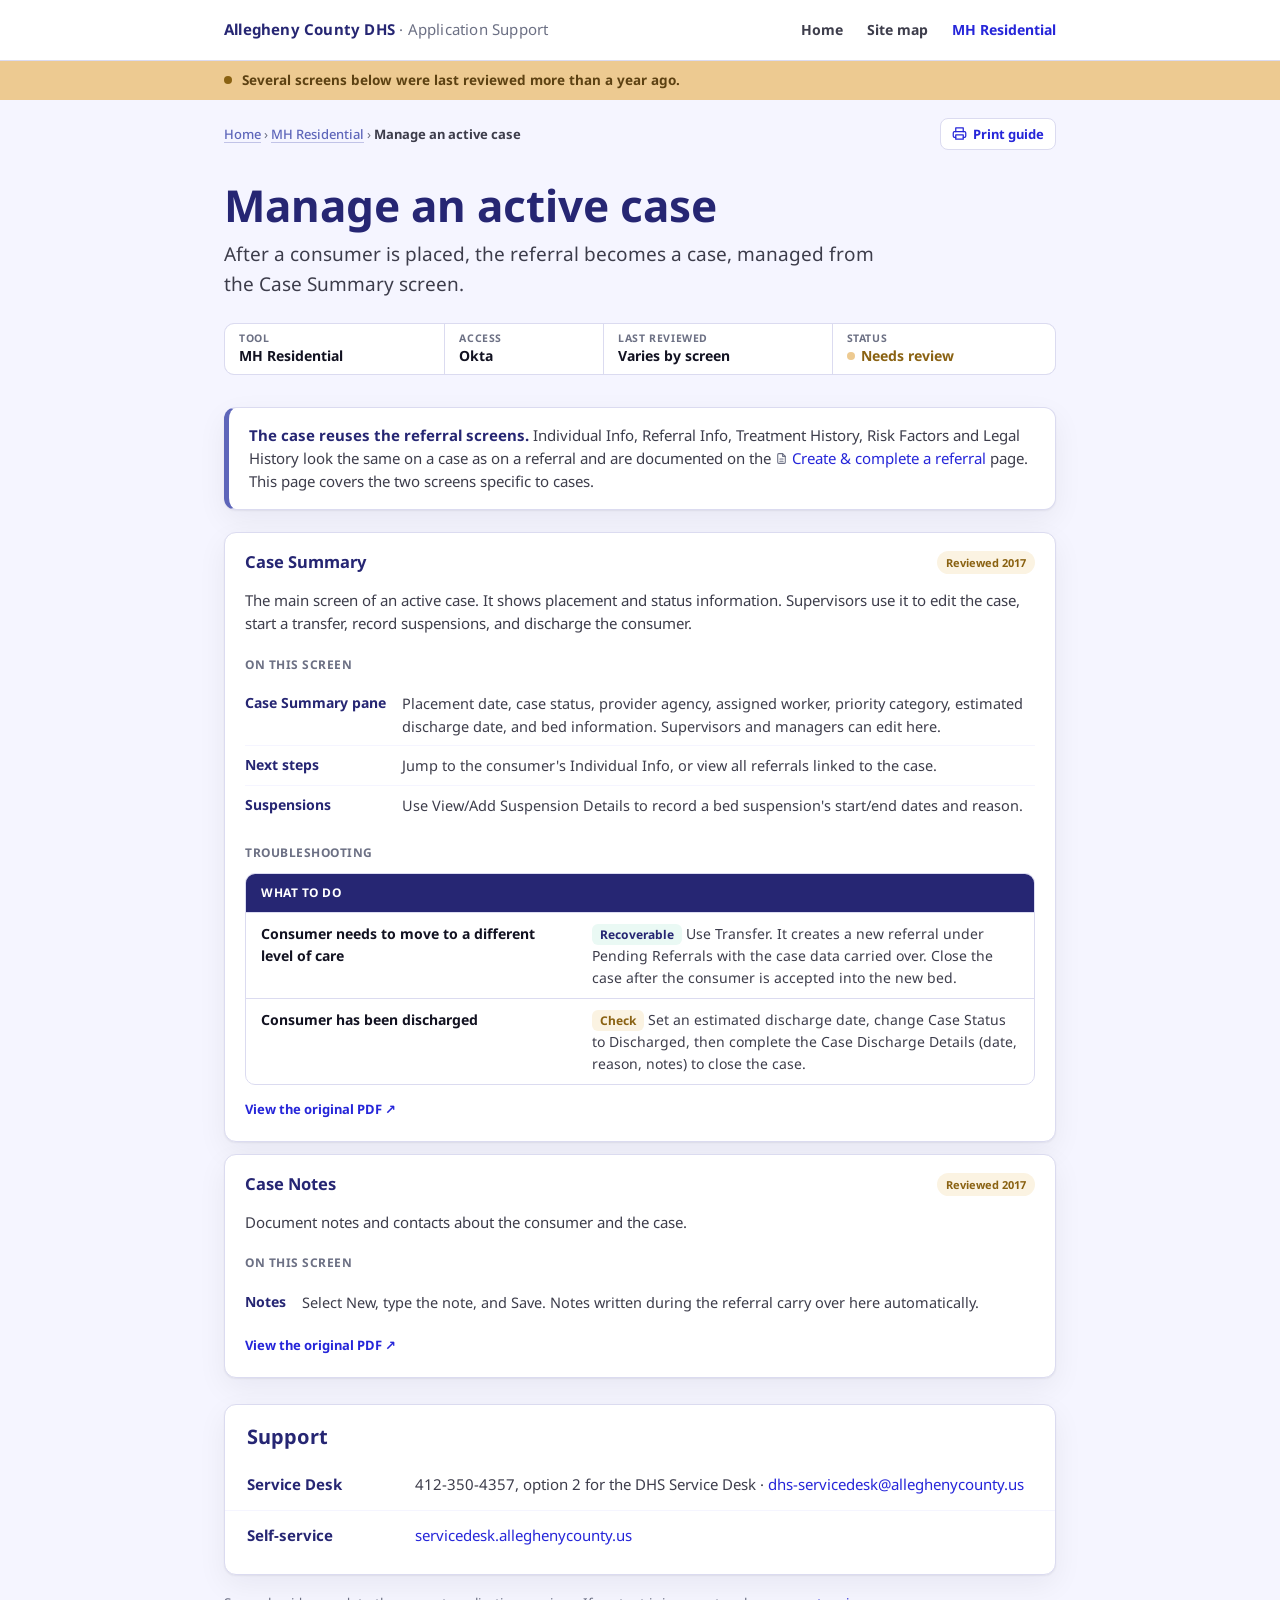
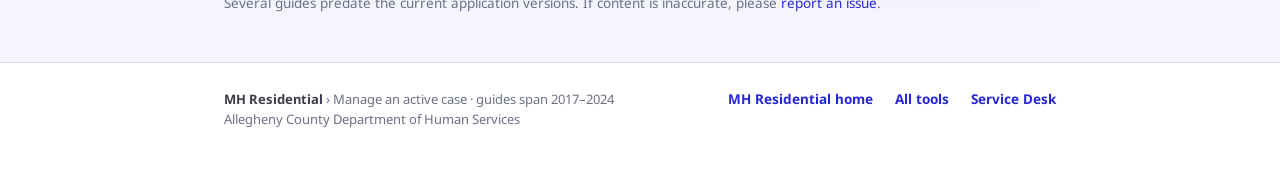
<file: mh-res-manage-case.html>
<!DOCTYPE html>
<html lang="en"><head><meta charset="UTF-8"><meta name="viewport" content="width=device-width, initial-scale=1.0">
<title>Manage an active case</title><link rel="stylesheet" href="acdhs.css"><link rel="stylesheet" href="tool-page.css">
<style>
  html{scroll-behavior:smooth;}
</style>
</head><body>
<div class="topbar"><div class="wrap-narrow">
  <div class="brand">Allegheny County DHS <span>· Application Support</span></div>
  <nav class="nav" aria-label="Sections"><a href="index.html">Home</a><a href="dhs-sitemap.html">Site map</a><a href="mh-residential-landing.html" class="active">MH Residential</a></nav>
</div></div><div class="notice"><div class="wrap-narrow"><span class="dot"></span><span>Several screens below were last reviewed more than a year ago.</span></div></div><main class="wrap-narrow"><div class="crumb has-actions"><span class="trail"><a href="index.html">Home</a> › <a href="mh-residential-landing.html">MH Residential</a> › <b>Manage an active case</b></span><button type="button" class="print-btn"><svg viewBox="0 0 24 24" aria-hidden="true"><path d="M6 9V3h12v6"/><path d="M6 18H4a2 2 0 0 1-2-2v-5a2 2 0 0 1 2-2h16a2 2 0 0 1 2 2v5a2 2 0 0 1-2 2h-2"/><rect x="6" y="14" width="12" height="7"/></svg>Print guide</button></div><section class="hero"><h1>Manage an active case</h1><p class="print-meta"></p><p class="lede">After a consumer is placed, the referral becomes a case, managed from the Case Summary screen.</p><div class="trust"><div><div class="k">Tool</div><div class="v">MH Residential</div></div><div><div class="k">Access</div><div class="v">Okta</div></div><div><div class="k">Last reviewed</div><div class="v">Varies by screen</div></div><div><div class="k">Status</div><div class="v warn">Needs review</div></div></div></section><div class="why"><b>The case reuses the referral screens.</b> Individual Info, Referral Info, Treatment History, Risk Factors and Legal History look the same on a case as on a referral and are documented on the <a class="lk-inline" href="mh-res-make-referral.html"><span class="lk-icon lk-guide" aria-hidden="true"></span>Create &amp; complete a referral</a> page. This page covers the two screens specific to cases.</div><section class="screen card" id="case_summary"><div class="shead"><span class="stitle">Case Summary</span><span class="datetag old">Reviewed 2017</span></div><div class="sbody"><p class="purpose">The main screen of an active case. It shows placement and status information. Supervisors use it to edit the case, start a transfer, record suspensions, and discharge the consumer.</p><h4 class="sh">On this screen</h4><dl class="fields"><div><dt>Case Summary pane</dt><dd>Placement date, case status, provider agency, assigned worker, priority category, estimated discharge date, and bed information. Supervisors and managers can edit here.</dd></div><div><dt>Next steps</dt><dd>Jump to the consumer's Individual Info, or view all referrals linked to the case.</dd></div><div><dt>Suspensions</dt><dd>Use View/Add Suspension Details to record a bed suspension's start/end dates and reason.</dd></div></dl><h4 class="sh">Troubleshooting</h4><div class="recover"><div class="rh">What to do</div><table><tr><td>Consumer needs to move to a different level of care</td><td><span class="yes">Recoverable</span> Use Transfer. It creates a new referral under Pending Referrals with the case data carried over. Close the case after the consumer is accepted into the new bed.</td></tr><tr><td>Consumer has been discharged</td><td><span class="chk">Check</span> Set an estimated discharge date, change Case Status to Discharged, then complete the Case Discharge Details (date, reason, notes) to close the case.</td></tr></table></div><div class="srclink"><a href="https://dhsapplicationsupport.alleghenycounty.us/wp-content/uploads/2024/12/case_summary_mh_res.pdf" target="_blank" rel="noopener">View the original PDF ↗</a></div></div></section><section class="screen card" id="case_case_notes"><div class="shead"><span class="stitle">Case Notes</span><span class="datetag old">Reviewed 2017</span></div><div class="sbody"><p class="purpose">Document notes and contacts about the consumer and the case.</p><h4 class="sh">On this screen</h4><dl class="fields"><div><dt>Notes</dt><dd>Select New, type the note, and Save. Notes written during the referral carry over here automatically.</dd></div></dl><div class="srclink"><a href="https://dhsapplicationsupport.alleghenycounty.us/wp-content/uploads/2024/12/case_case_notes_mh_res.pdf" target="_blank" rel="noopener">View the original PDF ↗</a></div></div></section><div class="contacts"><div style="padding:16px 22px 4px"><h2 style="font-size:20px;margin:0">Support</h2></div><dl style="margin:0;padding:4px 0 14px"><div class="row"><dt>Service Desk</dt><dd>412-350-4357, option 2 for the DHS Service Desk · <a href="mailto:dhs-servicedesk@alleghenycounty.us">dhs-servicedesk@alleghenycounty.us</a></dd></div><div class="row"><dt>Self-service</dt><dd><a href="https://servicedesk.alleghenycounty.us">servicedesk.alleghenycounty.us</a></dd></div></dl></div><p class="report">Several guides predate the current application versions. If content is inaccurate, please <a href="mailto:dhs-servicedesk@alleghenycounty.us?subject=Guide%20issue%3A%20Manage%20an%20active%20case">report an issue</a>.</p></main><footer><div class="wrap-narrow">
  <div class="meta"><b>MH Residential</b> › Manage an active case · guides span 2017–2024<br>Allegheny County Department of Human Services</div>
  <div class="flinks"><a href="mh-residential-landing.html">MH Residential home</a><a href="dhs-sitemap.html">All tools</a><a href="mailto:dhs-servicedesk@alleghenycounty.us">Service Desk</a></div>
</div></footer>
<script src="acdhs-print.js"></script></body></html>
</file>
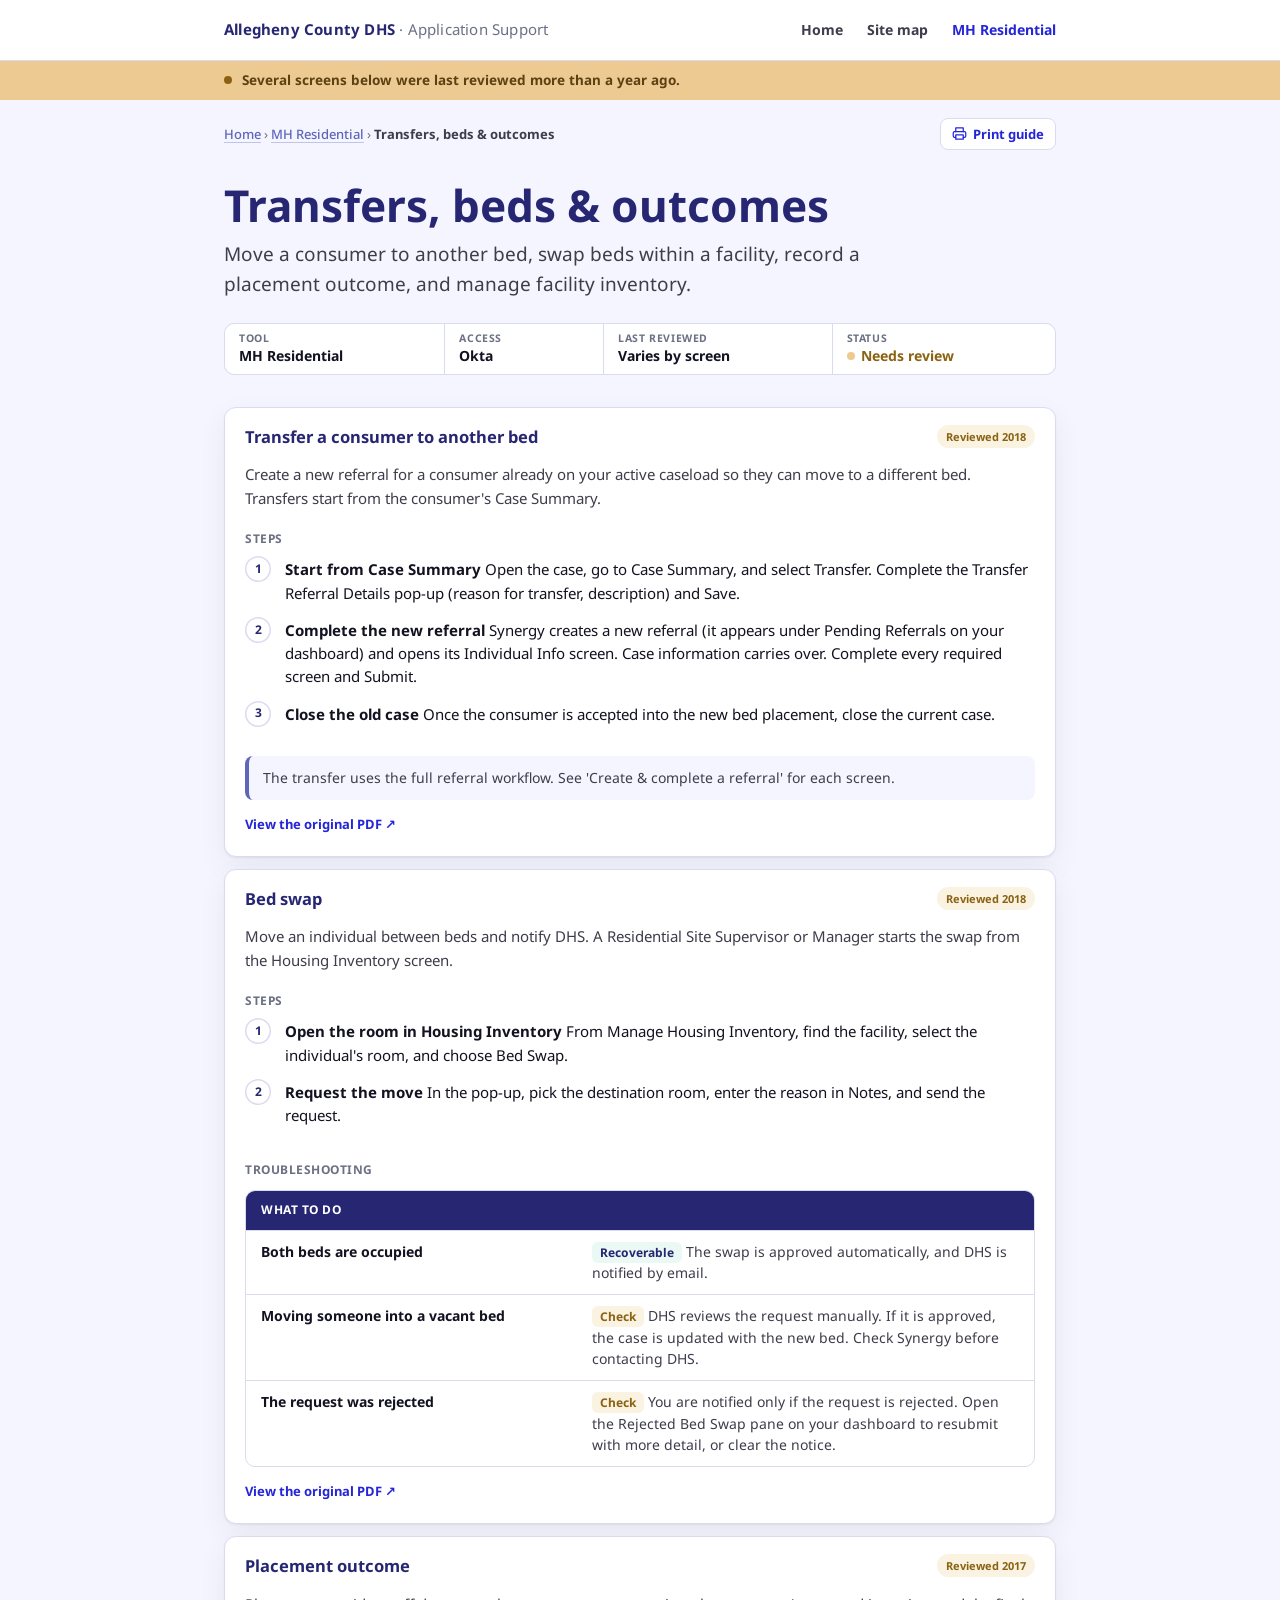
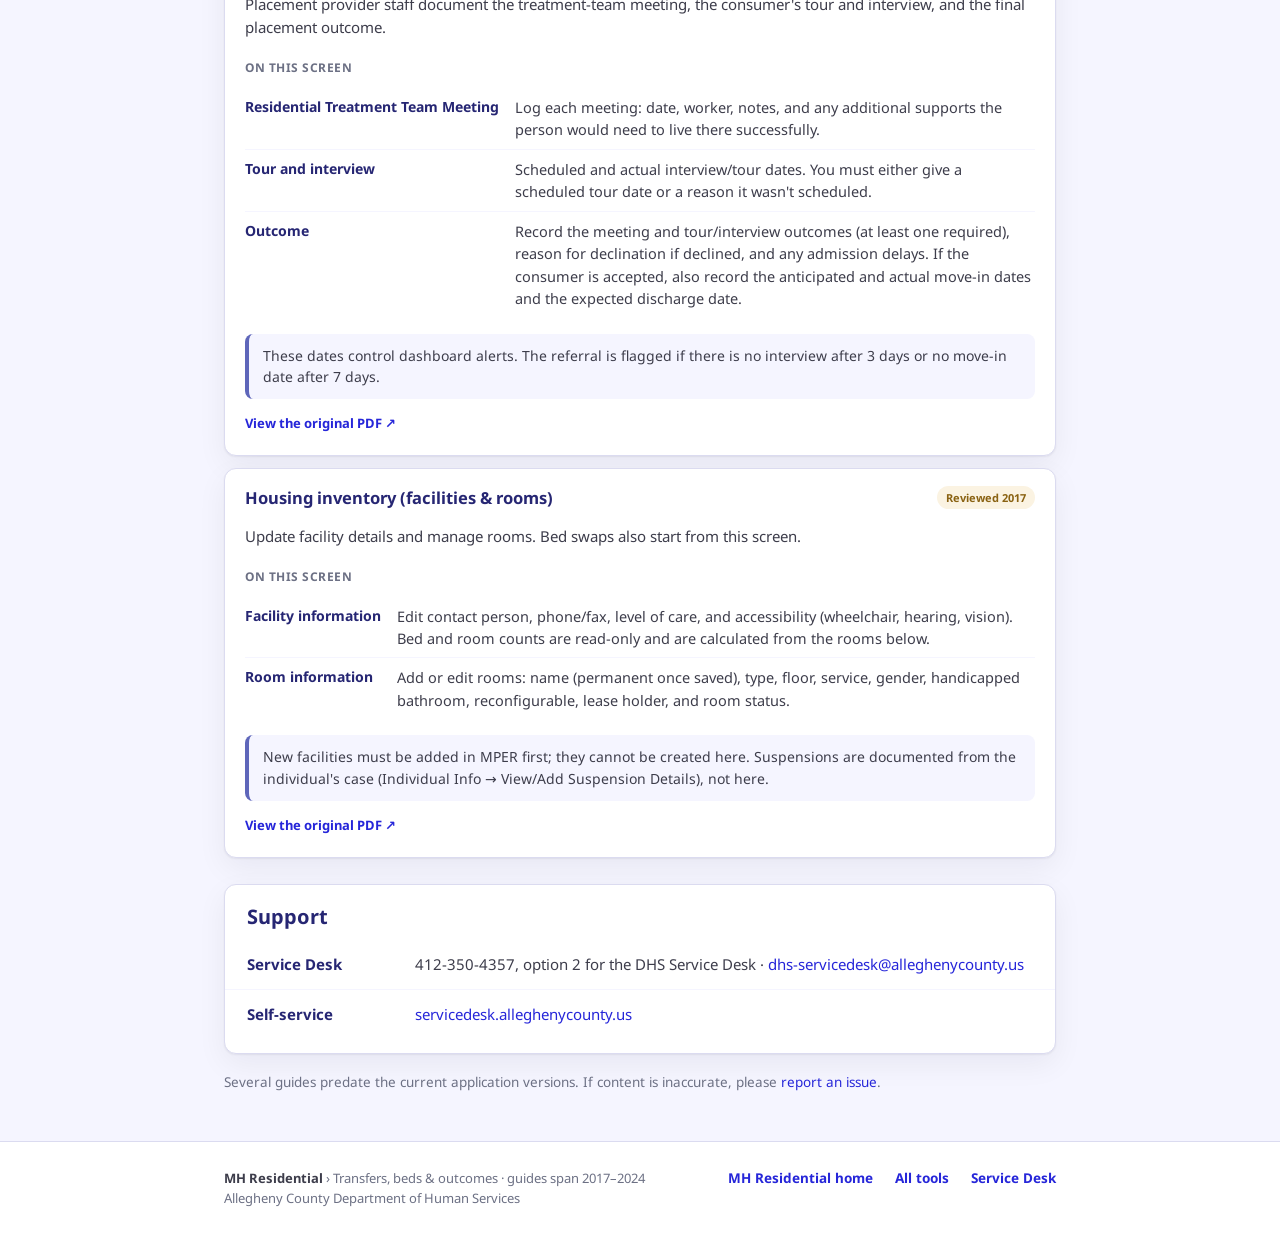
<file: mh-res-transfers-beds.html>
<!DOCTYPE html>
<html lang="en"><head><meta charset="UTF-8"><meta name="viewport" content="width=device-width, initial-scale=1.0">
<title>Transfers, beds & outcomes</title><link rel="stylesheet" href="acdhs.css"><link rel="stylesheet" href="tool-page.css">
<style>
  html{scroll-behavior:smooth;}
</style>
</head><body>
<div class="topbar"><div class="wrap-narrow">
  <div class="brand">Allegheny County DHS <span>· Application Support</span></div>
  <nav class="nav" aria-label="Sections"><a href="index.html">Home</a><a href="dhs-sitemap.html">Site map</a><a href="mh-residential-landing.html" class="active">MH Residential</a></nav>
</div></div><div class="notice"><div class="wrap-narrow"><span class="dot"></span><span>Several screens below were last reviewed more than a year ago.</span></div></div><main class="wrap-narrow"><div class="crumb has-actions"><span class="trail"><a href="index.html">Home</a> › <a href="mh-residential-landing.html">MH Residential</a> › <b>Transfers, beds &amp; outcomes</b></span><button type="button" class="print-btn"><svg viewBox="0 0 24 24" aria-hidden="true"><path d="M6 9V3h12v6"/><path d="M6 18H4a2 2 0 0 1-2-2v-5a2 2 0 0 1 2-2h16a2 2 0 0 1 2 2v5a2 2 0 0 1-2 2h-2"/><rect x="6" y="14" width="12" height="7"/></svg>Print guide</button></div><section class="hero"><h1>Transfers, beds &amp; outcomes</h1><p class="print-meta"></p><p class="lede">Move a consumer to another bed, swap beds within a facility, record a placement outcome, and manage facility inventory.</p><div class="trust"><div><div class="k">Tool</div><div class="v">MH Residential</div></div><div><div class="k">Access</div><div class="v">Okta</div></div><div><div class="k">Last reviewed</div><div class="v">Varies by screen</div></div><div><div class="k">Status</div><div class="v warn">Needs review</div></div></div></section><section class="screen card" id="quick_ref_transfer_referral"><div class="shead"><span class="stitle">Transfer a consumer to another bed</span><span class="datetag old">Reviewed 2018</span></div><div class="sbody"><p class="purpose">Create a new referral for a consumer already on your active caseload so they can move to a different bed. Transfers start from the consumer's Case Summary.</p><h4 class="sh">Steps</h4><ol class="steps"><li><b>Start from Case Summary</b> Open the case, go to Case Summary, and select Transfer. Complete the Transfer Referral Details pop-up (reason for transfer, description) and Save.</li><li><b>Complete the new referral</b> Synergy creates a new referral (it appears under Pending Referrals on your dashboard) and opens its Individual Info screen. Case information carries over. Complete every required screen and Submit.</li><li><b>Close the old case</b> Once the consumer is accepted into the new bed placement, close the current case.</li></ol><div class="note">The transfer uses the full referral workflow. See 'Create & complete a referral' for each screen.</div><div class="srclink"><a href="https://dhsapplicationsupport.alleghenycounty.us/wp-content/uploads/2024/12/quick_ref_transfer_referral.pdf" target="_blank" rel="noopener">View the original PDF ↗</a></div></div></section><section class="screen card" id="bed_swap"><div class="shead"><span class="stitle">Bed swap</span><span class="datetag old">Reviewed 2018</span></div><div class="sbody"><p class="purpose">Move an individual between beds and notify DHS. A Residential Site Supervisor or Manager starts the swap from the Housing Inventory screen.</p><h4 class="sh">Steps</h4><ol class="steps"><li><b>Open the room in Housing Inventory</b> From Manage Housing Inventory, find the facility, select the individual's room, and choose Bed Swap.</li><li><b>Request the move</b> In the pop-up, pick the destination room, enter the reason in Notes, and send the request.</li></ol><h4 class="sh">Troubleshooting</h4><div class="recover"><div class="rh">What to do</div><table><tr><td>Both beds are occupied</td><td><span class="yes">Recoverable</span> The swap is approved automatically, and DHS is notified by email.</td></tr><tr><td>Moving someone into a vacant bed</td><td><span class="chk">Check</span> DHS reviews the request manually. If it is approved, the case is updated with the new bed. Check Synergy before contacting DHS.</td></tr><tr><td>The request was rejected</td><td><span class="chk">Check</span> You are notified only if the request is rejected. Open the Rejected Bed Swap pane on your dashboard to resubmit with more detail, or clear the notice.</td></tr></table></div><div class="srclink"><a href="https://dhsapplicationsupport.alleghenycounty.us/wp-content/uploads/2026/04/bed_swap_mh_res.pdf" target="_blank" rel="noopener">View the original PDF ↗</a></div></div></section><section class="screen card" id="ref_placement_outcome"><div class="shead"><span class="stitle">Placement outcome</span><span class="datetag old">Reviewed 2017</span></div><div class="sbody"><p class="purpose">Placement provider staff document the treatment-team meeting, the consumer's tour and interview, and the final placement outcome.</p><h4 class="sh">On this screen</h4><dl class="fields"><div><dt>Residential Treatment Team Meeting</dt><dd>Log each meeting: date, worker, notes, and any additional supports the person would need to live there successfully.</dd></div><div><dt>Tour and interview</dt><dd>Scheduled and actual interview/tour dates. You must either give a scheduled tour date or a reason it wasn't scheduled.</dd></div><div><dt>Outcome</dt><dd>Record the meeting and tour/interview outcomes (at least one required), reason for declination if declined, and any admission delays. If the consumer is accepted, also record the anticipated and actual move-in dates and the expected discharge date.</dd></div></dl><div class="note">These dates control dashboard alerts. The referral is flagged if there is no interview after 3 days or no move-in date after 7 days.</div><div class="srclink"><a href="https://dhsapplicationsupport.alleghenycounty.us/wp-content/uploads/2024/12/ref_placement_outcome_mh_res.pdf" target="_blank" rel="noopener">View the original PDF ↗</a></div></div></section><section class="screen card" id="housing_inventory"><div class="shead"><span class="stitle">Housing inventory (facilities & rooms)</span><span class="datetag old">Reviewed 2017</span></div><div class="sbody"><p class="purpose">Update facility details and manage rooms. Bed swaps also start from this screen.</p><h4 class="sh">On this screen</h4><dl class="fields"><div><dt>Facility information</dt><dd>Edit contact person, phone/fax, level of care, and accessibility (wheelchair, hearing, vision). Bed and room counts are read-only and are calculated from the rooms below.</dd></div><div><dt>Room information</dt><dd>Add or edit rooms: name (permanent once saved), type, floor, service, gender, handicapped bathroom, reconfigurable, lease holder, and room status.</dd></div></dl><div class="note">New facilities must be added in MPER first; they cannot be created here. Suspensions are documented from the individual's case (Individual Info → View/Add Suspension Details), not here.</div><div class="srclink"><a href="https://dhsapplicationsupport.alleghenycounty.us/wp-content/uploads/2024/12/housing_inventory_mh_res.pdf" target="_blank" rel="noopener">View the original PDF ↗</a></div></div></section><div class="contacts"><div style="padding:16px 22px 4px"><h2 style="font-size:20px;margin:0">Support</h2></div><dl style="margin:0;padding:4px 0 14px"><div class="row"><dt>Service Desk</dt><dd>412-350-4357, option 2 for the DHS Service Desk · <a href="mailto:dhs-servicedesk@alleghenycounty.us">dhs-servicedesk@alleghenycounty.us</a></dd></div><div class="row"><dt>Self-service</dt><dd><a href="https://servicedesk.alleghenycounty.us">servicedesk.alleghenycounty.us</a></dd></div></dl></div><p class="report">Several guides predate the current application versions. If content is inaccurate, please <a href="mailto:dhs-servicedesk@alleghenycounty.us?subject=Guide%20issue%3A%20Transfers%2C%20beds%20%26%20outcomes">report an issue</a>.</p></main><footer><div class="wrap-narrow">
  <div class="meta"><b>MH Residential</b> › Transfers, beds &amp; outcomes · guides span 2017–2024<br>Allegheny County Department of Human Services</div>
  <div class="flinks"><a href="mh-residential-landing.html">MH Residential home</a><a href="dhs-sitemap.html">All tools</a><a href="mailto:dhs-servicedesk@alleghenycounty.us">Service Desk</a></div>
</div></footer>
<script src="acdhs-print.js"></script></body></html>
</file>
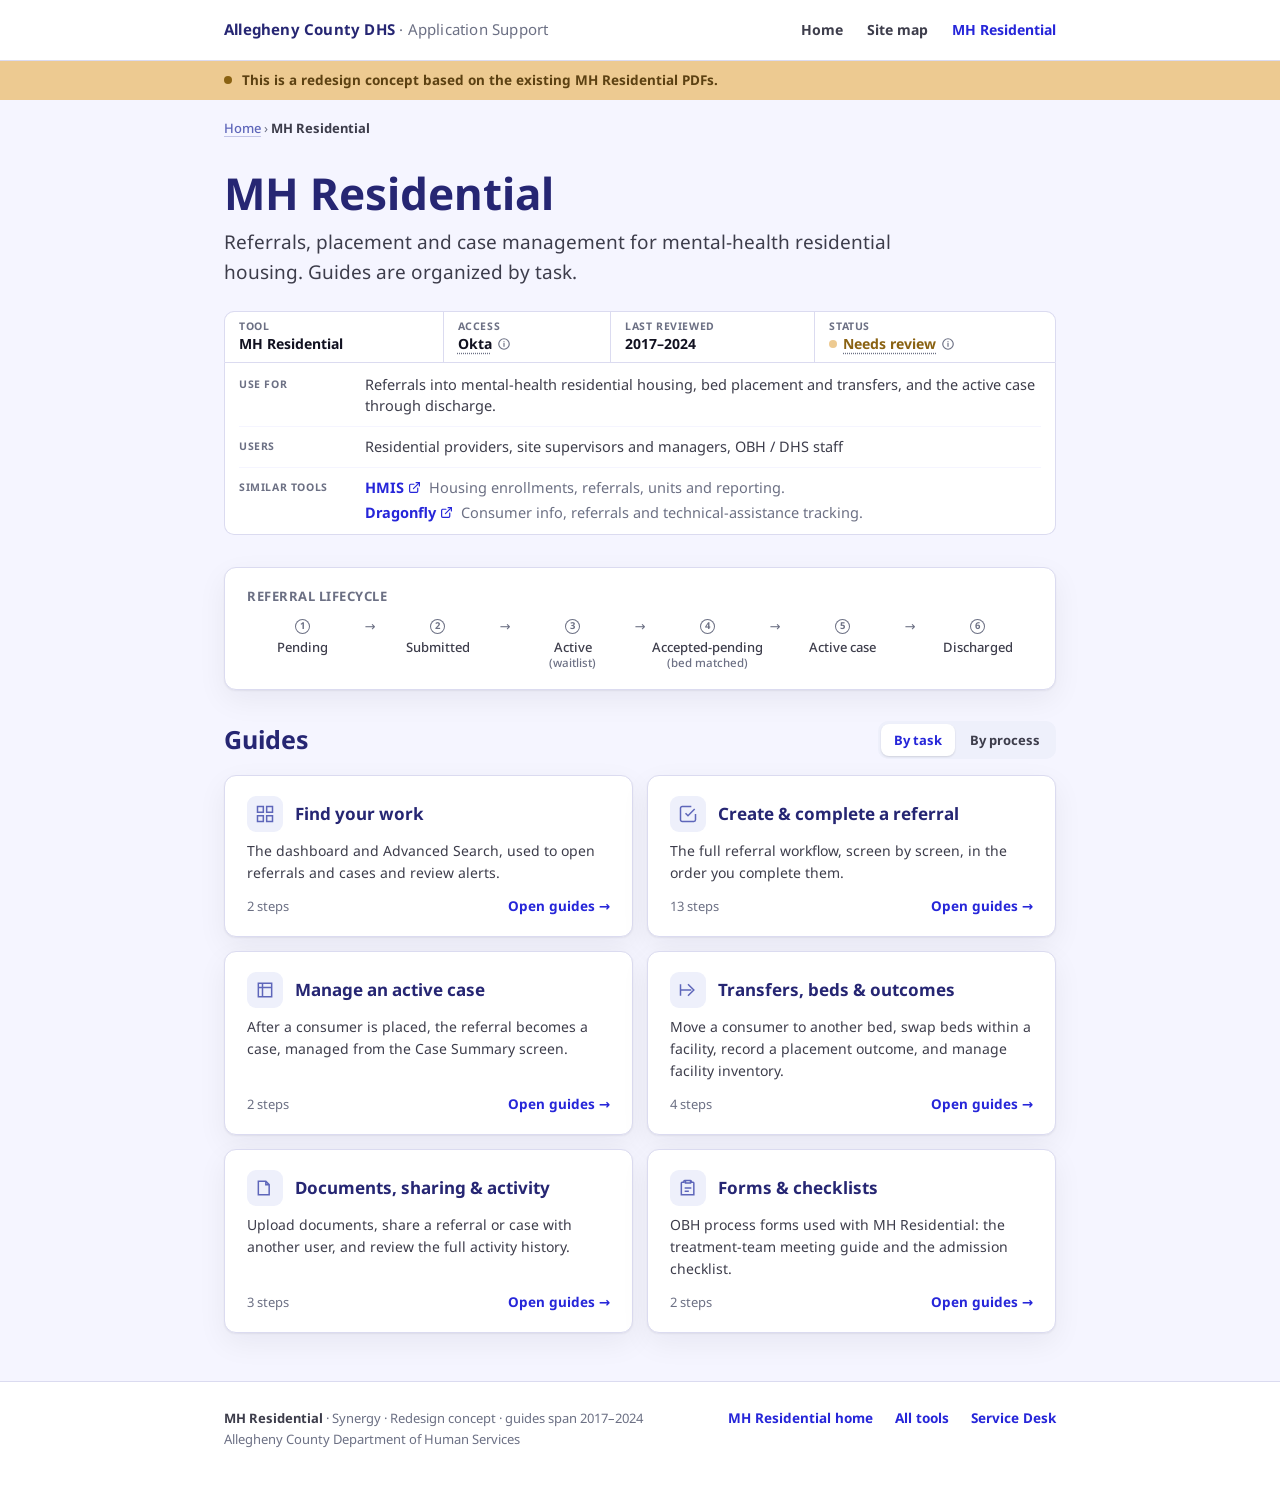
<file: mh-residential-landing.html>
<!DOCTYPE html>
<html lang="en"><head><meta charset="UTF-8"><meta name="viewport" content="width=device-width, initial-scale=1.0">
<title>MH Residential | Tool guide</title><link rel="stylesheet" href="acdhs.css"><link rel="stylesheet" href="tool-page.css">
<style>
  html{scroll-behavior:smooth;}
</style>
</head><body>
<div class="topbar"><div class="wrap-narrow">
  <div class="brand">Allegheny County DHS <span>· Application Support</span></div>
  <nav class="nav" aria-label="Sections"><a href="index.html">Home</a><a href="dhs-sitemap.html">Site map</a><a href="mh-residential-landing.html" class="active">MH Residential</a></nav>
</div></div><div class="notice"><div class="wrap-narrow"><span class="dot"></span><span>This is a redesign concept based on the existing MH Residential PDFs.</span></div></div><main class="wrap-narrow">
  <div class="crumb"><a href="index.html">Home</a> › <b>MH Residential</b></div>
  <section class="hero"><h1>MH Residential</h1>
    <p class="lede">Referrals, placement and case management for mental-health residential housing. Guides are organized by task.</p>
    <div class="trust"><div><div class="k">Tool</div><div class="v">MH Residential</div></div><div><div class="k">Access</div><div class="v"><span class="tip"><button type="button" class="tip-btn" aria-describedby="access-tip">Okta<svg viewBox="0 0 24 24" aria-hidden="true"><circle cx="12" cy="12" r="9"/><path d="M12 11v5"/><path d="M12 8h.01"/></svg></button><span class="tip-body" id="access-tip" hidden>Sign in through <b>Okta</b>. A supervisor or agency designee requests access with the <a href="https://dhs-forms.alleghenycounty.us/ACDHS/form/ISAR/formperma/iiWU3yuli0w3J57-vyWGmPkgboiZNHQuYGciz313RDY" target="_blank" rel="noopener">ISAR form</a>; the Service Desk manages credentials.</span></span></div></div><div><div class="k">Last reviewed</div><div class="v">2017–2024</div></div><div><div class="k">Status</div><div class="v warn"><span class="tip"><button type="button" class="tip-btn" aria-describedby="status-tip">Needs review<svg viewBox="0 0 24 24" aria-hidden="true"><circle cx="12" cy="12" r="9"/><path d="M12 11v5"/><path d="M12 8h.01"/></svg></button><span class="tip-body" id="status-tip" role="tooltip" hidden>Most guides date from 2017–2019 and may show older screens or an Internet Explorer / Chrome note.</span></span></div></div></div><dl class="fit"><div><dt>Use for</dt><dd>Referrals into mental-health residential housing, bed placement and transfers, and the active case through discharge.</dd></div><div><dt>Users</dt><dd>Residential providers, site supervisors and managers, OBH / DHS staff</dd></div><div><dt>Similar tools</dt><dd><ul class="alts"><li><a href="https://dhsapplicationsupport.alleghenycounty.us/application/hmis/" target="_blank" rel="noopener">HMIS<svg class="ext" viewBox="0 0 24 24" aria-hidden="true"><path d="M15 3h6v6"/><path d="M10 14 21 3"/><path d="M18 13v6a2 2 0 0 1-2 2H5a2 2 0 0 1-2-2V8a2 2 0 0 1 2-2h6"/></svg><span class="visually-hidden">(opens in a new tab)</span></a> <span>Housing enrollments, referrals, units and reporting.</span></li><li><a href="https://dhsapplicationsupport.alleghenycounty.us/application/dragonfly/" target="_blank" rel="noopener">Dragonfly<svg class="ext" viewBox="0 0 24 24" aria-hidden="true"><path d="M15 3h6v6"/><path d="M10 14 21 3"/><path d="M18 13v6a2 2 0 0 1-2 2H5a2 2 0 0 1-2-2V8a2 2 0 0 1 2-2h6"/></svg><span class="visually-hidden">(opens in a new tab)</span></a> <span>Consumer info, referrals and technical-assistance tracking.</span></li></ul></dd></div></dl>
  </section>
  <div class="life"><h3>Referral lifecycle</h3><ol class="lifeflow"><li class="lifestep"><span>Pending</span></li><li class="lifestep"><span>Submitted</span></li><li class="lifestep"><span>Active</span><small>(waitlist)</small></li><li class="lifestep"><span>Accepted-pending</span><small>(bed matched)</small></li><li class="lifestep"><span>Active case</span></li><li class="lifestep"><span>Discharged</span></li></ol></div>
  <section class="guides" id="guides"><div class="guides-head"><h2 id="guides-h">Guides</h2><div class="viewswitch" role="tablist" aria-label="Organize guides"><button type="button" role="tab" id="tab-task" aria-controls="view-task" aria-selected="true">By task</button><button type="button" role="tab" id="tab-process" aria-controls="view-process" aria-selected="false" tabindex="-1">By process</button></div></div><div class="guides-view" id="view-task" role="tabpanel" aria-labelledby="tab-task"><div class="buckets"><a class="bucket" href="mh-res-find-work.html">
          <div class="top"><span class="bic"><svg viewBox="0 0 24 24" fill="none" stroke="currentColor" stroke-width="1.8"><path d="M3 3h7v7H3zM14 3h7v7h-7zM3 14h7v7H3zM14 14h7v7h-7z"/></svg></span>
          <span class="bt">Find your work</span></div>
          <div class="bd">The dashboard and Advanced Search, used to open referrals and cases and review alerts.</div><div class="foot"><span class="steps">2 steps</span><div class="go">Open guides →</div></div></a><a class="bucket" href="mh-res-make-referral.html">
          <div class="top"><span class="bic"><svg viewBox="0 0 24 24" fill="none" stroke="currentColor" stroke-width="1.8"><path d="M9 11l3 3 8-8M21 12v7a2 2 0 0 1-2 2H5a2 2 0 0 1-2-2V5a2 2 0 0 1 2-2h11"/></svg></span>
          <span class="bt">Create &amp; complete a referral</span></div>
          <div class="bd">The full referral workflow, screen by screen, in the order you complete them.</div><div class="foot"><span class="steps">13 steps</span><div class="go">Open guides →</div></div></a><a class="bucket" href="mh-res-manage-case.html">
          <div class="top"><span class="bic"><svg viewBox="0 0 24 24" fill="none" stroke="currentColor" stroke-width="1.8"><path d="M4 4h16v16H4zM4 9h16M9 4v16"/></svg></span>
          <span class="bt">Manage an active case</span></div>
          <div class="bd">After a consumer is placed, the referral becomes a case, managed from the Case Summary screen.</div><div class="foot"><span class="steps">2 steps</span><div class="go">Open guides →</div></div></a><a class="bucket" href="mh-res-transfers-beds.html">
          <div class="top"><span class="bic"><svg viewBox="0 0 24 24" fill="none" stroke="currentColor" stroke-width="1.8"><path d="M3 12h13M12 5l7 7-7 7M3 5v14"/></svg></span>
          <span class="bt">Transfers, beds &amp; outcomes</span></div>
          <div class="bd">Move a consumer to another bed, swap beds within a facility, record a placement outcome, and manage facility inventory.</div><div class="foot"><span class="steps">4 steps</span><div class="go">Open guides →</div></div></a><a class="bucket" href="mh-res-documents.html">
          <div class="top"><span class="bic"><svg viewBox="0 0 24 24" fill="none" stroke="currentColor" stroke-width="1.8"><path d="M4 4h9l4 4v12H4zM13 4v4h4"/></svg></span>
          <span class="bt">Documents, sharing &amp; activity</span></div>
          <div class="bd">Upload documents, share a referral or case with another user, and review the full activity history.</div><div class="foot"><span class="steps">3 steps</span><div class="go">Open guides →</div></div></a><a class="bucket" href="mh-res-forms.html">
          <div class="top"><span class="bic"><svg viewBox="0 0 24 24" fill="none" stroke="currentColor" stroke-width="1.8"><path d="M9 3h6a1 1 0 0 1 1 1v1h2a1 1 0 0 1 1 1v14H4V6a1 1 0 0 1 1-1h2V4a1 1 0 0 1 1-1zM9 3v3h6V3M8 12h8M8 16h5"/></svg></span>
          <span class="bt">Forms &amp; checklists</span></div>
          <div class="bd">OBH process forms used with MH Residential: the treatment-team meeting guide and the admission checklist.</div><div class="foot"><span class="steps">2 steps</span><div class="go">Open guides →</div></div></a></div></div><div class="guides-view" id="view-process" role="tabpanel" aria-labelledby="tab-process"><p class="bystage-key" aria-hidden="true"><span><span class="lk-icon lk-guide" aria-hidden="true"></span>Full guide</span><span><span class="lk-icon lk-step" aria-hidden="true"></span>Step within a guide</span></p><ol class="bystage"><li class="stage"><div class="stage-k"><span class="stage-n" aria-hidden="true">1</span><div><h3 class="stage-name"><span class="visually-hidden">Stage 1: Pending</span><span aria-hidden="true">Pending</span></h3><span class="stage-q">Referral in progress</span></div></div><ul class="stage-guides"><li class="is-guide"><span class="lk-icon lk-guide" aria-hidden="true"></span><div><a href="mh-res-make-referral.html">Create &amp; complete a referral<span class="visually-hidden"> (full guide)</span></a><span class="g-meta">From the housing eligibility check to referral notes</span></div></li></ul></li><li class="stage"><div class="stage-k"><span class="stage-n" aria-hidden="true">2</span><div><h3 class="stage-name"><span class="visually-hidden">Stage 2: Submitted</span><span aria-hidden="true">Submitted</span></h3><span class="stage-q">Awaiting DHS review</span></div></div><p class="stage-empty">No guides specific to this stage. See <b>At any time</b>.</p></li><li class="stage"><div class="stage-k"><span class="stage-n" aria-hidden="true">3</span><div><h3 class="stage-name"><span class="visually-hidden">Stage 3: Active</span><span aria-hidden="true">Active</span></h3><span class="stage-q">Waitlist</span></div></div><ul class="stage-guides"><li class="is-step"><span class="lk-icon lk-step" aria-hidden="true"></span><div><a href="mh-res-make-referral.html#ref_share_feedback">Share the referral &amp; exchange provider feedback<span class="visually-hidden"> (step)</span></a><span class="g-meta">In Create &amp; complete a referral</span></div></li></ul></li><li class="stage"><div class="stage-k"><span class="stage-n" aria-hidden="true">4</span><div><h3 class="stage-name"><span class="visually-hidden">Stage 4: Accepted-pending</span><span aria-hidden="true">Accepted-pending</span></h3><span class="stage-q">Bed matched</span></div></div><ul class="stage-guides"><li class="is-step"><span class="lk-icon lk-step" aria-hidden="true"></span><div><a href="mh-res-transfers-beds.html#ref_placement_outcome">Placement outcome<span class="visually-hidden"> (step)</span></a><span class="g-meta">In Transfers, beds &amp; outcomes</span></div></li><li class="is-step"><span class="lk-icon lk-step" aria-hidden="true"></span><div><a href="mh-res-forms.html#form_tx_mtg_guide">Residential Treatment Team Meeting (RTTM) guide<span class="visually-hidden"> (step)</span></a><span class="g-meta">In Forms &amp; checklists</span></div></li><li class="is-step"><span class="lk-icon lk-step" aria-hidden="true"></span><div><a href="mh-res-forms.html#form_res_admission_checklist">Residential Admission Checklist<span class="visually-hidden"> (step)</span></a><span class="g-meta">In Forms &amp; checklists</span></div></li></ul></li><li class="stage"><div class="stage-k"><span class="stage-n" aria-hidden="true">5</span><div><h3 class="stage-name"><span class="visually-hidden">Stage 5: Active case</span><span aria-hidden="true">Active case</span></h3><span class="stage-q">Placed in a bed</span></div></div><ul class="stage-guides"><li class="is-step"><span class="lk-icon lk-step" aria-hidden="true"></span><div><a href="mh-res-manage-case.html#case_summary">Case Summary<span class="visually-hidden"> (step)</span></a><span class="g-meta">In Manage an active case</span></div></li><li class="is-step"><span class="lk-icon lk-step" aria-hidden="true"></span><div><a href="mh-res-manage-case.html#case_case_notes">Case Notes<span class="visually-hidden"> (step)</span></a><span class="g-meta">In Manage an active case</span></div></li><li class="is-step"><span class="lk-icon lk-step" aria-hidden="true"></span><div><a href="mh-res-transfers-beds.html#quick_ref_transfer_referral">Transfer a consumer to another bed<span class="visually-hidden"> (step)</span></a><span class="g-meta">In Transfers, beds &amp; outcomes</span></div></li><li class="is-step"><span class="lk-icon lk-step" aria-hidden="true"></span><div><a href="mh-res-transfers-beds.html#bed_swap">Bed swap<span class="visually-hidden"> (step)</span></a><span class="g-meta">In Transfers, beds &amp; outcomes</span></div></li><li class="is-step"><span class="lk-icon lk-step" aria-hidden="true"></span><div><a href="mh-res-documents.html#utilities_share_case">Share a case<span class="visually-hidden"> (step)</span></a><span class="g-meta">In Documents, sharing &amp; activity</span></div></li></ul></li><li class="stage"><div class="stage-k"><span class="stage-n" aria-hidden="true">6</span><div><h3 class="stage-name"><span class="visually-hidden">Stage 6: Discharged</span><span aria-hidden="true">Discharged</span></h3><span class="stage-q">Case closed</span></div></div><ul class="stage-guides"><li class="is-step"><span class="lk-icon lk-step" aria-hidden="true"></span><div><a href="mh-res-manage-case.html#case_summary">Discharge a consumer<span class="visually-hidden"> (step)</span></a><span class="g-meta">In Manage an active case (Case Summary)</span></div></li></ul></li><li class="stage anytime"><div class="stage-k"><span class="stage-n" aria-hidden="true"></span><div><h3 class="stage-name"><span class="visually-hidden">At any time</span><span aria-hidden="true">At any time</span></h3><span class="stage-q">Not tied to one stage</span></div></div><ul class="stage-guides"><li class="is-step"><span class="lk-icon lk-step" aria-hidden="true"></span><div><a href="mh-res-find-work.html#db_mh_res">My Dashboard<span class="visually-hidden"> (step)</span></a><span class="g-meta">In Find your work</span></div></li><li class="is-step"><span class="lk-icon lk-step" aria-hidden="true"></span><div><a href="mh-res-find-work.html#search_mh_res">Advanced Search<span class="visually-hidden"> (step)</span></a><span class="g-meta">In Find your work</span></div></li><li class="is-step"><span class="lk-icon lk-step" aria-hidden="true"></span><div><a href="mh-res-documents.html#doc_folder">Document Folder<span class="visually-hidden"> (step)</span></a><span class="g-meta">In Documents, sharing &amp; activity</span></div></li><li class="is-step"><span class="lk-icon lk-step" aria-hidden="true"></span><div><a href="mh-res-documents.html#utilities_activity_log">Activity Log<span class="visually-hidden"> (step)</span></a><span class="g-meta">In Documents, sharing &amp; activity</span></div></li><li class="is-step"><span class="lk-icon lk-step" aria-hidden="true"></span><div><a href="mh-res-transfers-beds.html#housing_inventory">Housing inventory (facilities &amp; rooms)<span class="visually-hidden"> (step)</span></a><span class="g-meta">In Transfers, beds &amp; outcomes</span></div></li></ul></li></ol></div></section>
</main><footer><div class="wrap-narrow">
  <div class="meta"><b>MH Residential</b> · Synergy · Redesign concept · guides span 2017–2024<br>Allegheny County Department of Human Services</div>
  <div class="flinks"><a href="mh-residential-landing.html">MH Residential home</a><a href="dhs-sitemap.html">All tools</a><a href="mailto:dhs-servicedesk@alleghenycounty.us">Service Desk</a></div>
</div></footer>
<script>
/* Guides section: switch between the task view and the process view. Without JS both views show. */
(function(){
  var sec = document.getElementById('guides'); if (!sec) return;
  var tabs = [].slice.call(sec.querySelectorAll('[role="tab"]'));
  function select(tab, focus){
    tabs.forEach(function(t){
      var on = t === tab;
      t.setAttribute('aria-selected', on ? 'true' : 'false');
      t.tabIndex = on ? 0 : -1;
      document.getElementById(t.getAttribute('aria-controls')).hidden = !on;
    });
    if (focus) tab.focus();
    history.replaceState(null, '', tab.id === 'tab-process' ? '#by-process' : location.pathname + location.search);
  }
  tabs.forEach(function(t, i){
    t.addEventListener('click', function(){ select(t); });
    t.addEventListener('keydown', function(e){
      var d = e.key === 'ArrowRight' ? 1 : e.key === 'ArrowLeft' ? -1 : 0;
      if (d) { e.preventDefault(); select(tabs[(i + d + tabs.length) % tabs.length], true); }
    });
  });
  sec.classList.add('ready');
  select(location.hash === '#by-process' ? tabs[1] : tabs[0]);
})();
</script>
<script src="acdhs-tip.js"></script>
</body></html>
</file>
<file: acdhs.css>
/* ACDHS design system — shared tokens & components */
@import url('https://fonts.googleapis.com/css2?family=Noto+Sans:wght@300;400;500;700&family=Noto+Serif:wght@400;700&display=swap');
:root{
  --white:#FFFFFF; --smoke:#F5F5FF; --ash:#DBDBF0;
  --black:#121221; --slate:#3D3D4B; --stone:#6C7084;
  --blue:#2626D9; --light-blue:#5E66BA; --dark-blue:#262673;
  --green:#05DEB4; --yellow:#EDCA91; --red:#ED9489; --sky:#ACD0FF;
  --radius:12px; --shadow:0 1px 2px rgba(18,18,33,.06), 0 10px 30px rgba(18,18,33,.06);
}
*{box-sizing:border-box;}
body{margin:0;font-family:'Noto Sans',system-ui,sans-serif;color:var(--black);background:var(--smoke);line-height:1.55;-webkit-font-smoothing:antialiased;}
a{color:var(--blue);text-decoration:none;} a:hover{text-decoration:underline;color:var(--dark-blue);}
:focus-visible{outline:3px solid var(--light-blue);outline-offset:2px;border-radius:4px;}
.wrap{max-width:1080px;margin:0 auto;padding:0 24px;}
.wrap-narrow{max-width:880px;margin:0 auto;padding:0 24px;}

/* top bar */
.topbar{background:var(--white);border-bottom:1px solid var(--ash);position:sticky;top:0;z-index:20;}
.topbar .wrap,.topbar .wrap-narrow{display:flex;align-items:center;justify-content:space-between;height:60px;}
.brand{font-weight:700;font-size:15px;color:var(--dark-blue);letter-spacing:.2px;}
.brand span{color:var(--stone);font-weight:400;}
.nav{display:flex;gap:24px;font-size:14px;font-weight:700;}
.nav a{color:var(--slate);}
.nav a.active{color:var(--blue);}

/* eyebrow / headings */
.eyebrow{font-size:12px;font-weight:700;letter-spacing:1.4px;color:var(--light-blue);text-transform:uppercase;margin:0 0 8px;}
h1{font-size:44px;line-height:1.05;font-weight:700;color:var(--dark-blue);margin:0 0 12px;}
h2{font-size:25px;font-weight:700;color:var(--dark-blue);margin:0 0 4px;}
.lede{font-size:19px;color:var(--slate);margin:0 0 24px;max-width:680px;}
.sub{color:var(--stone);font-size:15px;margin:0 0 20px;}

/* breadcrumb */
.crumb{font-size:13px;color:var(--stone);padding:18px 0 0;}
.crumb a{color:var(--light-blue);font-weight:500;text-decoration:underline;text-decoration-color:rgba(94,102,186,.35);text-underline-offset:3px;}
.crumb a:hover{color:var(--blue);text-decoration-color:currentColor;}
.crumb b{color:var(--slate);}

/* trust strip — the signature device. Slim, single row; holds up to 6 fields.
   Cells size to their content and share leftover space, so 1–6 fields all fill the row. */
.trust{display:flex;flex-wrap:wrap;gap:1px;background:var(--ash);border:1px solid var(--ash);border-radius:10px;overflow:hidden;margin:0 0 24px;}
.trust>div{flex:1 1 auto;background:var(--white);padding:7px 14px 8px;}
.trust .k{font-size:10.5px;font-weight:700;letter-spacing:.6px;text-transform:uppercase;color:var(--stone);line-height:1.4;margin-bottom:1px;}
.trust .v{font-size:14px;font-weight:700;color:var(--black);line-height:1.35;}
.trust .v.ok{color:var(--dark-blue);display:flex;align-items:center;gap:6px;}
.trust .v.ok::before{content:"";width:8px;height:8px;border-radius:50%;background:var(--green);}
.trust .v.warn{color:#8a6212;display:flex;align-items:center;gap:6px;}
.trust .v.warn::before{content:"";width:8px;height:8px;border-radius:50%;background:var(--yellow);}

/* fit check: helps people confirm they're on the right tool page.
   Directly after a trust strip, the two join into one unit (shared edge, square inner corners). */
.fit{background:var(--white);border:1px solid var(--ash);border-radius:10px;margin:0 0 24px;padding:2px 14px;}
.fit>div{display:grid;grid-template-columns:112px 1fr;gap:14px;padding:9px 0;border-top:1px solid var(--smoke);}
.fit>div:first-child{border-top:none;}
.fit dt{font-size:10.5px;font-weight:700;letter-spacing:.6px;text-transform:uppercase;color:var(--stone);line-height:1.4;padding-top:3px;}
.fit dd{margin:0;font-size:14.5px;line-height:1.5;color:var(--slate);}
.fit .alts{list-style:none;margin:0;padding:0;}
.fit .alts li+li{margin-top:3px;}
.fit .alts a{display:inline-flex;align-items:center;gap:4px;font-weight:700;margin-right:4px;}
.fit .alts .ext{width:13px;height:13px;fill:none;stroke:currentColor;stroke-width:2.2;stroke-linecap:round;stroke-linejoin:round;}
.fit .alts span{color:var(--stone);}

/* tooltip (behavior in acdhs-tip.js) */
.tip-btn{display:inline-flex;align-items:center;gap:5px;font:inherit;color:inherit;background:none;border:0;padding:0;cursor:help;text-decoration:underline dotted var(--stone);text-underline-offset:4px;}
.tip-btn svg{width:14px;height:14px;fill:none;stroke:var(--stone);stroke-width:2;stroke-linecap:round;}
.tip-btn:hover svg,.tip-btn:focus-visible svg{stroke:var(--dark-blue);}
.tip-body{position:fixed;z-index:40;width:max-content;max-width:min(300px,calc(100vw - 32px));background:var(--black);color:#fff;font-size:13px;font-weight:400;line-height:1.5;letter-spacing:0;text-transform:none;padding:10px 12px;border-radius:8px;box-shadow:0 8px 24px rgba(18,18,33,.25);}
.tip-body[hidden]{display:none;}
.tip-body b{color:#fff;font-weight:700;}
.tip-body a{color:var(--sky);font-weight:700;text-decoration:underline;text-underline-offset:2px;}
.tip-body a:hover{color:#fff;}
.trust:has(+.fit){margin-bottom:0;border-bottom-left-radius:0;border-bottom-right-radius:0;}
.trust+.fit{border-top:none;border-top-left-radius:0;border-top-right-radius:0;}

/* tags */
.tag{font-size:11px;font-weight:700;letter-spacing:.5px;text-transform:uppercase;padding:4px 10px;border-radius:20px;white-space:nowrap;display:inline-block;}
.tag.ok{background:#EAF9F4;color:#067a63;}
.tag.new{background:#EAF0FB;color:var(--dark-blue);}
.tag.warn{background:#FBF3E2;color:#8a6212;}
.tag.role{background:var(--smoke);color:var(--slate);border:1px solid var(--ash);}

/* buttons */
.btn{display:inline-block;background:var(--blue);color:#fff;font:inherit;font-size:14px;font-weight:700;border:none;border-radius:9px;padding:11px 18px;cursor:pointer;white-space:nowrap;}
.btn:hover{background:var(--dark-blue);text-decoration:none;color:#fff;}
.btn.ghost{background:var(--white);color:var(--blue);border:1.5px solid var(--ash);}
.btn.ghost:hover{border-color:var(--blue);color:var(--dark-blue);background:var(--smoke);}

/* generic card */
.card{background:var(--white);border:1px solid var(--ash);border-radius:var(--radius);box-shadow:var(--shadow);}

/* footer */
footer{border-top:1px solid var(--ash);background:var(--white);margin-top:48px;}
footer .wrap,footer .wrap-narrow{padding:26px 24px 44px;display:flex;flex-wrap:wrap;gap:18px 40px;align-items:baseline;justify-content:space-between;}
footer .meta{font-size:13px;color:var(--stone);}
footer .meta b{color:var(--slate);}
footer .flinks{display:flex;gap:22px;font-size:13.5px;font-weight:700;}

@media (max-width:680px){
  h1{font-size:32px;} .trust>div{flex-basis:40%;}
  .fit>div{grid-template-columns:1fr;gap:2px;}
  .nav{gap:14px;font-size:13px;} .brand span{display:none;}
}
@media (prefers-reduced-motion:reduce){*{transition:none!important;}}

/* text for screen readers only */
.visually-hidden{position:absolute!important;width:1px;height:1px;padding:0;margin:-1px;overflow:hidden;clip:rect(0 0 0 0);white-space:nowrap;border:0;}

/* page toolbar: breadcrumb trail plus page actions (e.g. Print guide) */
.crumb.has-actions{display:flex;align-items:center;justify-content:space-between;flex-wrap:wrap;gap:8px 16px;}
.print-btn{display:inline-flex;align-items:center;gap:6px;font:inherit;font-size:13px;font-weight:700;color:var(--blue);background:var(--white);border:1px solid var(--ash);border-radius:8px;padding:5px 11px;cursor:pointer;}
.print-btn:hover{border-color:var(--blue);color:var(--dark-blue);}
.print-btn svg{width:15px;height:15px;fill:none;stroke:currentColor;stroke-width:2;stroke-linecap:round;stroke-linejoin:round;}
.print-meta{display:none;}

/* print: content only, in reading order. Browsers drop background colours by default,
   so nothing relies on a background to be readable. */
@media print{
  @page{margin:14mm 14mm 16mm;}
  body{background:#fff;}
  *{box-shadow:none!important;}
  .topbar{position:static;border-bottom:1px solid #999;}
  .topbar .nav,.crumb,footer .flinks,.print-btn{display:none!important;}
  footer{margin-top:20px;border-top:1px solid #999;background:none;}
  footer .wrap,footer .wrap-narrow{padding:10px 0 0;}
  .wrap,.wrap-narrow{max-width:none;padding:0;}
  a{color:inherit;}
  .print-meta{display:block;font-size:11px;color:#444;margin:0 0 14px;}
  .trust{break-inside:avoid;}
  .tip-btn{text-decoration:none;cursor:auto;} .tip-btn svg{display:none;}
  h1{font-size:26px;margin-bottom:6px;}
  h1,h2,h3,h4{break-after:avoid;}
}

/* link-type icons, used wherever a link opens a guide or a step within one:
   .lk-guide = the whole guide (document), .lk-step = a step within a guide (return arrow) */
.lk-icon{display:inline-block;flex:none;width:15px;height:15px;background:var(--stone);-webkit-mask:var(--ico) no-repeat center/contain;mask:var(--ico) no-repeat center/contain;}
.lk-guide{--ico:url("data:image/svg+xml,%3Csvg xmlns='http://www.w3.org/2000/svg' viewBox='0 0 24 24' fill='none' stroke='black' stroke-width='2' stroke-linecap='round' stroke-linejoin='round'%3E%3Cpath d='M14 3H7a2 2 0 0 0-2 2v14a2 2 0 0 0 2 2h10a2 2 0 0 0 2-2V8z'/%3E%3Cpath d='M14 3v5h5'/%3E%3Cpath d='M9 13h6'/%3E%3Cpath d='M9 17h6'/%3E%3C/svg%3E");}
.lk-step{--ico:url("data:image/svg+xml,%3Csvg xmlns='http://www.w3.org/2000/svg' viewBox='0 0 24 24' fill='none' stroke='black' stroke-width='2' stroke-linecap='round' stroke-linejoin='round'%3E%3Cpath d='M15 10l5 5-5 5'/%3E%3Cpath d='M4 4v7a4 4 0 0 0 4 4h12'/%3E%3C/svg%3E");}
/* inside running text */
.lk-inline{white-space:nowrap;} .lk-inline .lk-icon{width:13px;height:13px;margin-right:4px;vertical-align:-1px;}
</file>
<file: tool-page.css>
/* ACDHS tool pages: shared component layer.
   Loaded after acdhs.css by every tool landing page and task guide page.
   Blueprint: MH Residential. Page-specific rules stay in that page's own <style>. */

/* page chrome */
.notice{background:var(--yellow);color:#5c4112;}
.notice .wrap-narrow{display:flex;align-items:center;gap:10px;padding:9px 24px;font-size:13.5px;font-weight:700;}
.notice .dot{width:8px;height:8px;border-radius:50%;background:#8a6212;flex:none;}
.notice a{color:#5c4112;text-decoration:underline;}
.hero{padding:32px 0 8px;}

/* tool landing: lifecycle. One column per stage, up to 6; stage 7 starts a new row under stage 1. */
.life{background:var(--white);border:1px solid var(--ash);border-radius:var(--radius);box-shadow:var(--shadow);padding:18px 22px;margin:0 0 30px;}
.life h3{margin:0 0 12px;font-size:13px;font-weight:700;text-transform:uppercase;letter-spacing:.5px;color:var(--stone);}
.lifeflow{--cols:6;--gap:24px;display:grid;grid-template-columns:repeat(var(--cols),minmax(max-content,1fr));column-gap:var(--gap);row-gap:16px;margin:0;padding:0;list-style:none;counter-reset:stage;}
.lifeflow:has(>li:nth-child(1):last-child){--cols:1;} .lifeflow:has(>li:nth-child(2):last-child){--cols:2;} .lifeflow:has(>li:nth-child(3):last-child){--cols:3;}
.lifeflow:has(>li:nth-child(4):last-child){--cols:4;} .lifeflow:has(>li:nth-child(5):last-child){--cols:5;}
.lifestep{position:relative;display:flex;flex-direction:column;align-items:center;text-align:center;counter-increment:stage;font-size:13px;font-weight:500;line-height:1.3;color:var(--slate);}
.lifestep::after{content:counter(stage);content:counter(stage) / "";order:-1;display:flex;align-items:center;justify-content:center;width:15px;height:15px;margin-bottom:5px;border-radius:50%;box-shadow:inset 0 0 0 1px var(--stone);font-size:9.5px;font-weight:700;line-height:1;color:var(--stone);}
.lifestep+.lifestep::before{content:"→";content:"→" / "";position:absolute;top:7.5px;left:calc(var(--gap) / -2);transform:translate(-50%,-50%);line-height:1;color:var(--stone);}
.lifestep:nth-child(6n+1)::before{display:none;}
.lifestep small{margin-top:1px;font-size:11.5px;font-weight:500;color:var(--stone);}
@media (max-width:760px){.life .lifeflow:has(>li:nth-child(4)){--cols:3;} .lifestep:nth-child(3n+1)::before{display:none;}}
@media (max-width:680px){.life .lifeflow:has(>li:nth-child(3)){--cols:2;} .lifestep+.lifestep::before{display:block;} .lifestep:nth-child(2n+1)::before{display:none;}}

/* tool landing: task cards */
.buckets{display:grid;grid-template-columns:1fr 1fr;gap:14px;}
h2+.buckets{margin-top:16px;}
.bucket{display:flex;flex-direction:column;background:var(--white);border:1px solid var(--ash);border-radius:var(--radius);box-shadow:var(--shadow);padding:20px 22px;color:inherit;transition:transform .12s,border-color .12s;}
a.bucket:hover{transform:translateY(-2px);border-color:var(--light-blue);box-shadow:0 6px 22px rgba(18,18,33,.10);text-decoration:none;}
.bucket .top{display:flex;align-items:center;gap:12px;margin-bottom:8px;}
/* .bic (icon tile) is optional. */
.bucket .bic{width:36px;height:36px;border-radius:9px;background:#EEF0FB;display:flex;align-items:center;justify-content:center;flex:none;}
.bucket .bic svg{width:20px;height:20px;stroke:var(--light-blue);fill:none;}
.bucket .bt{font-size:17px;font-weight:700;color:var(--dark-blue);}
.bucket .bd{font-size:14px;color:var(--slate);margin:0 0 12px;}
.bucket .foot{margin-top:auto;display:flex;align-items:baseline;gap:12px;}
.bucket .steps{font-size:13px;color:var(--stone);}
.bucket .go{margin-left:auto;font-size:13.5px;font-weight:700;color:var(--blue);}

/* tool landing: guides section with a By task / By process switch (switch appears once JS runs) */
.guides-head{display:flex;align-items:center;justify-content:space-between;flex-wrap:wrap;gap:10px 16px;margin:0 0 16px;}
.guides-head h2{margin:0;}
.viewswitch{display:none;}
.guides.ready .viewswitch{display:inline-flex;gap:2px;padding:3px;background:#EEF0FB;border-radius:10px;}
.viewswitch button{font:inherit;font-size:13px;font-weight:700;color:var(--slate);background:none;border:0;border-radius:8px;padding:6px 13px;cursor:pointer;}
.viewswitch button:hover{color:var(--dark-blue);}
.viewswitch button[aria-selected="true"]{background:var(--white);color:var(--blue);box-shadow:0 1px 2px rgba(18,18,33,.14);}
.guides:not(.ready) .guides-view+.guides-view{margin-top:16px;}
/* process view: one row per lifecycle stage; "At any time" sits outside the lifecycle, last */
.bystage{list-style:none;margin:0;padding:0;background:var(--white);border:1px solid var(--ash);border-radius:var(--radius);box-shadow:var(--shadow);overflow:hidden;}
.stage{display:grid;grid-template-columns:170px 1fr;gap:16px;padding:14px 20px;border-top:1px solid var(--smoke);}
.stage:first-child{border-top:none;}
.stage.anytime{border-top:1px solid var(--ash);background:#FAFAFF;}
/* stage label: same ring, size and weight as the lifecycle diagram */
.stage-k{display:flex;align-items:flex-start;gap:8px;}
.stage-n{flex:none;width:15px;height:15px;margin-top:1px;border-radius:50%;box-shadow:inset 0 0 0 1px var(--stone);display:flex;align-items:center;justify-content:center;font-size:9.5px;font-weight:700;line-height:1;color:var(--stone);}
.anytime .stage-n{box-shadow:none;border:1px dashed var(--stone);}
.stage-name{margin:0;font-size:13px;line-height:1.3;font-weight:500;color:var(--slate);}
.stage-q{display:block;font-size:11.5px;color:var(--stone);}
/* links: two columns; long titles wrap. Navy rather than the action blue, so a long list stays calm;
   the icon marks guide vs step */
.stage-guides{list-style:none;margin:0;padding:0;display:grid;grid-template-columns:1fr 1fr;gap:10px 24px;align-items:start;}
.stage-guides li{display:grid;grid-template-columns:15px 1fr;column-gap:8px;}
.stage-guides li>div{display:flex;flex-direction:column;min-width:0;}
.stage-guides a{font-size:13px;font-weight:700;line-height:1.35;color:var(--dark-blue);}
.stage-guides a:hover{color:var(--blue);text-decoration:underline;}
.stage-guides .lk-icon{margin-top:1px;}
.g-meta{font-size:12px;color:var(--stone);}
.bystage-key{display:flex;justify-content:flex-end;flex-wrap:wrap;gap:6px 16px;margin:0 0 8px;font-size:12px;color:var(--stone);}
.bystage-key span{display:inline-flex;align-items:center;gap:5px;}
.bystage-key .lk-icon{width:13px;height:13px;}
.stage-empty{margin:0;font-size:13px;color:var(--stone);padding-top:1px;}

/* task guide: screen cards */
.screen{scroll-margin-top:150px;background:var(--white);border:1px solid var(--ash);border-radius:var(--radius);box-shadow:var(--shadow);margin-bottom:12px;overflow:hidden;}
.screen.card .shead{display:flex;align-items:center;gap:13px;padding:16px 20px 0;}
.sbody{padding:2px 20px 22px;}
.screen.card .sbody{padding-top:0;}
.snum{width:28px;height:28px;border-radius:8px;background:#EEF0FB;color:var(--dark-blue);font-weight:700;font-size:14px;display:flex;align-items:center;justify-content:center;flex:none;}
.stitle{font-size:16.5px;font-weight:700;color:var(--dark-blue);flex:1;min-width:0;}
.datetag{font-size:11px;font-weight:700;border-radius:20px;padding:3px 9px;white-space:nowrap;}
.datetag.old{background:#FBF3E2;color:#8a6212;} .datetag.ok{background:var(--smoke);color:var(--stone);border:1px solid var(--ash);}
.sbody .purpose{font-size:15px;color:var(--slate);margin:14px 0 4px;}
h4.sh{font-size:12px;font-weight:700;text-transform:uppercase;letter-spacing:.5px;color:var(--stone);margin:20px 0 10px;}

/* task guide: numbered steps, field lists, troubleshooting, notes */
ol.steps{margin:0;padding-left:0;counter-reset:step;list-style:none;}
ol.steps li{position:relative;padding:0 0 14px 40px;counter-increment:step;font-size:15px;color:var(--black);}
ol.steps li::before{content:counter(step);position:absolute;left:0;top:-2px;width:26px;height:26px;border-radius:50%;background:var(--white);box-shadow:inset 0 0 0 1.5px var(--ash);color:var(--dark-blue);font-size:12px;font-weight:700;display:flex;align-items:center;justify-content:center;}
ol.steps li b{color:var(--black);}
dl.fields{margin:0;display:grid;grid-template-columns:auto 1fr;gap:0;}
dl.fields div{display:contents;}
dl.fields dt{font-weight:700;color:var(--dark-blue);font-size:14px;padding:8px 16px 8px 0;border-top:1px solid var(--smoke);white-space:nowrap;}
dl.fields dd{margin:0;color:var(--slate);font-size:14.5px;padding:8px 0;border-top:1px solid var(--smoke);}
dl.fields div:first-child dt,dl.fields div:first-child dd{border-top:none;}
.recover{border:1px solid var(--ash);border-radius:10px;overflow:hidden;}
.recover .rh{display:flex;align-items:center;gap:9px;background:var(--dark-blue);color:#fff;font-size:12px;font-weight:700;letter-spacing:.5px;text-transform:uppercase;padding:10px 15px;}
.recover table{width:100%;border-collapse:collapse;font-size:14px;}
.recover td{padding:10px 15px;border-top:1px solid var(--ash);vertical-align:top;color:var(--slate);}
.recover tr td:first-child{font-weight:700;color:var(--black);width:42%;}
.recover .yes{font-weight:700;color:var(--dark-blue);background:#EAF9F4;padding:2px 8px;border-radius:6px;font-size:12px;}
.recover .chk{font-weight:700;color:#8a6212;background:#FBF3E2;padding:2px 8px;border-radius:6px;font-size:12px;}
.note{font-size:14px;color:var(--slate);background:var(--smoke);border-left:4px solid var(--light-blue);border-radius:8px;padding:11px 14px;margin-top:16px;}
.note b{color:var(--dark-blue);}
.srclink{margin-top:14px;font-size:13px;} .srclink a{font-weight:700;}
.why{font-size:15px;color:var(--slate);background:var(--white);border:1px solid var(--ash);border-left:5px solid var(--light-blue);border-radius:var(--radius);box-shadow:var(--shadow);padding:16px 20px;margin:0 0 22px;}
.why b{color:var(--dark-blue);}

/* task guide: in-page section links */
.subnav{position:sticky;top:60px;z-index:10;display:flex;align-items:center;gap:8px;flex-wrap:wrap;background:rgba(245,245,255,.94);-webkit-backdrop-filter:blur(6px);backdrop-filter:blur(6px);border:1px solid var(--ash);border-radius:14px;padding:10px 14px;margin:0 0 24px;}
.subnav .lab{font-size:11px;font-weight:700;letter-spacing:.5px;text-transform:uppercase;color:var(--stone);width:100%;margin-bottom:2px;}
.subnav a{display:inline-flex;align-items:center;gap:7px;background:var(--white);border:1px solid var(--ash);border-radius:20px;padding:5px 11px;font-size:12.5px;font-weight:700;color:var(--slate);}
.subnav a:hover{border-color:var(--blue);color:var(--dark-blue);text-decoration:none;}
.subnav a .n{width:17px;height:17px;border-radius:50%;background:#EEF0FB;color:var(--dark-blue);font-size:10px;display:flex;align-items:center;justify-content:center;}

/* support contacts and report-an-issue line */
.contacts{background:var(--white);border:1px solid var(--ash);border-radius:var(--radius);box-shadow:var(--shadow);overflow:hidden;margin:26px 0 14px;}
.contacts .row{display:flex;gap:18px;padding:13px 22px;border-top:1px solid var(--smoke);font-size:15px;} .contacts .row:first-of-type{border-top:none;}
.contacts dt{flex:0 0 150px;font-weight:700;color:var(--dark-blue);margin:0;} .contacts dd{margin:0;color:var(--slate);}
.report{font-size:13.5px;color:var(--stone);margin:18px 0 0;}

@media (max-width:680px){
  .buckets{grid-template-columns:1fr;}
  .stage{grid-template-columns:1fr;gap:8px;padding:12px 16px;}
  .stage-guides{grid-template-columns:1fr;}
  dl.fields{grid-template-columns:1fr;} dl.fields dt{padding-bottom:0;border-top:1px solid var(--smoke);} dl.fields dd{padding-top:2px;border-top:none;}
}

/* print: every section open and sequential; avoid splitting a heading from its content */
@media print{
  .notice{background:none;border:1px solid #999;border-radius:6px;margin-bottom:8px;}
  .notice .wrap-narrow{padding:6px 10px;}
  .hero{padding:6px 0 0;}
  .lede{font-size:14px;margin-bottom:12px;}
  .screen{overflow:visible;border-color:#999;border-radius:8px;margin-bottom:10px;}
  .screen.card .shead{break-after:avoid;}
  h4.sh{break-after:avoid;}
  ol.steps li,.note,.recover tr,dl.fields dd,.res,.why{break-inside:avoid;}
  dl.fields dt{break-after:avoid;}
  .recover{overflow:visible;border-color:#999;}
  .recover .rh{background:none;color:#000;border-bottom:1px solid #999;}
  .recover td{border-top-color:#ccc;}
  .contacts{border-color:#999;break-inside:avoid;}
  .srclink,.report,.subnav{display:none!important;}
}
</file>
